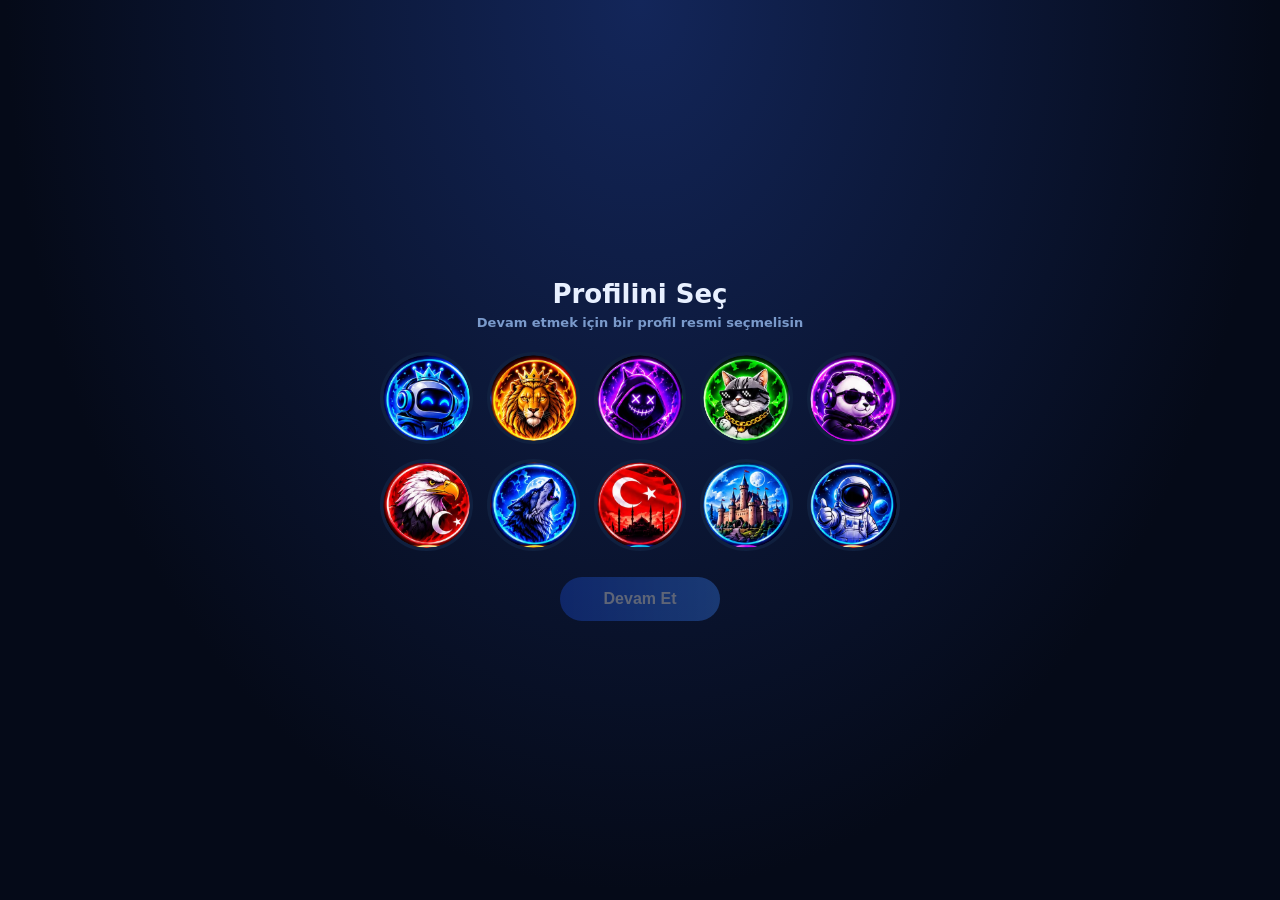
<file: index.html>
<!DOCTYPE html>
<html lang="tr" data-theme="dark">
<head>
<meta charset="UTF-8">
<meta name="viewport" content="width=device-width, initial-scale=1, viewport-fit=cover">
<meta name="color-scheme" content="dark">
<title>GameOn</title>
<script src="https://telegram.org/js/telegram-web-app.js"></script>
<script src="config.js"></script>
<script src="assets/api.js"></script>
<style>
:root{
  --bg-base:#050a18;--bg-panel:#0b1226;--bg-card:#0f1a35;--bg-card2:#111f3a;
  --sidebar-bg:#071020;--accent:#3b82f6;--accent2:#60a5fa;
  --glow:rgba(59,130,246,.35);--glow2:rgba(96,165,250,.15);
  --text:#e8f0ff;--text-muted:#7a9acb;--text-dim:#3d567a;
  --border:rgba(59,130,246,.2);--border2:rgba(255,255,255,.07);
  --gold:#f59e0b;--radius:16px;--radius-sm:10px;--tr:.2s ease;--sidebar-w:210px;color-scheme:dark;
}
*{margin:0;padding:0;box-sizing:border-box;-webkit-tap-highlight-color:transparent}
html,body{height:100%;overflow:hidden;background:var(--bg-base)}
body{font-family:'Nunito',system-ui,sans-serif;color:var(--text);display:flex;flex-direction:column;
  padding-top:env(safe-area-inset-top,0);padding-bottom:env(safe-area-inset-bottom,0)}
#bgfx{position:fixed;inset:0;z-index:-1;pointer-events:none;overflow:hidden;background:radial-gradient(ellipse 80% 60% at 50% 0,rgba(29,78,216,.18),transparent 70%)}
#bgfx i{position:absolute;border-radius:50%;opacity:.5;will-change:transform;
  background:radial-gradient(circle,var(--c) 0,rgba(0,0,0,0) 66%);animation:bgmove var(--t) ease-in-out infinite alternate}
#bgfx i:nth-child(1){--c:#2563eb;--t:14s;width:70vmax;height:70vmax;left:-25vmax;top:-20vmax}
#bgfx i:nth-child(2){--c:#7c3aed;--t:18s;width:60vmax;height:60vmax;right:-22vmax;top:15vh;animation-delay:-5s}
#bgfx i:nth-child(3){--c:#0ea5e9;--t:16s;width:55vmax;height:55vmax;left:5vw;bottom:-28vmax;animation-delay:-9s}
#bgfx i:nth-child(4){--c:#db2777;--t:20s;width:40vmax;height:40vmax;right:5vw;bottom:-14vmax;opacity:.28;animation-delay:-12s}
@keyframes bgmove{0%{transform:translate3d(0,0,0) scale(1)}50%{transform:translate3d(9vmax,6vmax,0) scale(1.12)}100%{transform:translate3d(-7vmax,10vmax,0) scale(.94)}}
body.ingame #bgfx{display:none}
.pts{font-size:12px;font-weight:900;color:var(--gold);margin-left:2px;white-space:nowrap}
/* oyun modu seçimi */
#sheet{position:fixed;inset:0;z-index:500;background:rgba(0,0,0,.6);display:none;align-items:flex-end;justify-content:center}
#sheet.on{display:flex}
.sheet-card{width:100%;max-width:440px;background:#0b1226;border:1px solid var(--border);border-radius:22px 22px 0 0;padding:20px 18px calc(22px + env(safe-area-inset-bottom));
  animation:sheetUp .25s ease both}
@keyframes sheetUp{from{transform:translateY(40px);opacity:0}to{transform:none;opacity:1}}
.sheet-card h3{font-size:18px;font-weight:900;margin-bottom:4px;text-align:center}
.sheet-card .sub{font-size:12px;color:var(--text-muted);text-align:center;margin-bottom:16px;font-weight:700}
.opt{display:flex;align-items:center;gap:14px;width:100%;text-align:left;background:var(--bg-card);border:1px solid var(--border);border-radius:14px;padding:14px;margin-bottom:10px;
  color:var(--text);font:800 15px 'Nunito',system-ui,sans-serif;cursor:pointer}
.opt:active{transform:scale(.98)}.opt .oi{font-size:26px}.opt small{display:block;font-size:11px;color:var(--text-muted);font-weight:700;margin-top:2px}
.opt.primary{background:linear-gradient(90deg,#1d4ed8,#3b82f6);border:0}.opt.primary small{color:#dbeafe}
.sheet-x{display:block;margin:6px auto 0;background:none;border:0;color:var(--text-muted);font:800 13px 'Nunito',system-ui,sans-serif;padding:8px 16px;cursor:pointer}
.kv{background:var(--bg-card);border:1px solid var(--border);border-radius:14px;padding:12px 14px;margin-bottom:10px;display:flex;align-items:center;justify-content:space-between;gap:10px}
.kv small{display:block;font-size:11px;color:var(--text-muted);font-weight:700}
.kv b{font:900 22px ui-monospace,Menlo,Consolas,monospace;letter-spacing:2px;word-break:break-all}
.kv button{background:rgba(59,130,246,.2);border:1px solid var(--border);color:var(--accent2);border-radius:10px;padding:8px 12px;font:800 12px 'Nunito',system-ui,sans-serif;cursor:pointer;flex-shrink:0}

/* TOPBAR */
.topbar{display:flex;align-items:center;gap:12px;padding:10px 16px;background:var(--sidebar-bg);
  border-bottom:1px solid var(--border);position:relative;z-index:50;flex-shrink:0}
.logo{display:flex;align-items:center;gap:9px;text-decoration:none;flex-shrink:0}
.logo img{width:38px;height:38px;border-radius:10px;object-fit:cover;animation:logoPulse 3.2s ease-in-out infinite}
.logo-name{font-size:22px;font-weight:900;background:linear-gradient(90deg,#60a5fa,#a78bfa);
  -webkit-background-clip:text;-webkit-text-fill-color:transparent;background-clip:text;letter-spacing:-.5px}
.search-wrap{flex:1;max-width:420px;position:relative;margin:0 10px}
.search-wrap input{width:100%;background:var(--bg-card);border:1px solid var(--border);border-radius:24px;
  padding:9px 16px 9px 38px;color:var(--text);font:600 13px 'Nunito',sans-serif;outline:none}
.search-wrap input:focus{border-color:var(--accent)}
.search-wrap input::placeholder{color:var(--text-dim)}
.search-icon{position:absolute;left:12px;top:50%;transform:translateY(-50%);font-size:14px;pointer-events:none}
.topbar-right{display:flex;align-items:center;gap:8px;margin-left:auto}
.user-pill{display:flex;align-items:center;gap:8px;background:var(--bg-card);border:1px solid var(--border);
  border-radius:24px;padding:4px 12px 4px 4px}
.user-avatar{width:32px;height:32px;border-radius:50%;object-fit:cover;border:2px solid var(--accent);background:#10203f}
.user-name{font-size:13px;font-weight:800;max-width:110px;white-space:nowrap;overflow:hidden;text-overflow:ellipsis}
.settings-btn{width:36px;height:36px;background:var(--bg-card);border:1px solid var(--border);border-radius:9px;
  display:flex;align-items:center;justify-content:center;cursor:pointer;font-size:17px;position:relative;flex-shrink:0}
.settings-dropdown{position:absolute;top:44px;right:0;width:220px;background:var(--bg-panel);border:1px solid var(--border);
  border-radius:var(--radius);padding:8px;box-shadow:0 20px 50px rgba(0,0,0,.6);display:none;z-index:200}
.settings-dropdown.open{display:block}
.settings-dropdown button{width:100%;text-align:left;background:none;border:0;color:var(--text);font:700 13px 'Nunito',sans-serif;
  padding:10px 12px;border-radius:8px;cursor:pointer}
.settings-dropdown button:hover{background:rgba(59,130,246,.15)}
.hamburger{display:none;flex-direction:column;gap:4px;cursor:pointer;padding:8px;flex-shrink:0;background:none;border:0}
.hamburger span{width:22px;height:2.5px;background:var(--text-muted);border-radius:2px;transition:transform var(--tr),opacity var(--tr)}
.hamburger.active span:nth-child(1){transform:translateY(6.5px) rotate(45deg)}
.hamburger.active span:nth-child(2){opacity:0}
.hamburger.active span:nth-child(3){transform:translateY(-6.5px) rotate(-45deg)}

/* LAYOUT  (stacking context YOK: menü ile karartma katmanı çakışmasın) */
.layout{display:flex;flex:1;min-height:0;overflow:hidden}
.sidebar{width:var(--sidebar-w);flex-shrink:0;background:var(--sidebar-bg);border-right:1px solid var(--border);
  display:flex;flex-direction:column;overflow-y:auto}
.nav-section{flex:1;padding:14px 10px 10px;display:flex;flex-direction:column;gap:3px}
.nav-item{display:flex;align-items:center;gap:11px;padding:11px 13px;border-radius:var(--radius-sm);cursor:pointer;
  color:var(--text-muted);font-size:14px;font-weight:700;text-decoration:none;user-select:none;transition:background var(--tr),color var(--tr)}
.nav-item:hover{background:rgba(59,130,246,.12);color:var(--text)}
.nav-item.active{background:rgba(59,130,246,.2);color:var(--accent2);box-shadow:inset 3px 0 0 var(--accent)}
.nav-icon{font-size:17px;width:22px;text-align:center}
.nav-badge{margin-left:auto;background:var(--accent);color:#fff;font-size:10px;font-weight:800;padding:1px 7px;border-radius:20px}
.ctrl-card{margin:10px;background:rgba(59,130,246,.1);border:1px solid var(--border);border-radius:var(--radius);padding:14px;text-align:center}
.ctrl-label{font-size:11px;font-weight:700;color:var(--text-muted);margin-bottom:10px}
.ctrl-ring{width:52px;height:52px;border-radius:50%;background:conic-gradient(var(--accent) 270deg,rgba(255,255,255,.07) 270deg);display:flex;align-items:center;justify-content:center;margin:0 auto 8px}
.ctrl-inner{width:38px;height:38px;border-radius:50%;background:var(--bg-panel);display:flex;align-items:center;justify-content:center;font-size:10px;font-weight:800;color:var(--accent2)}

.content{flex:1;overflow-y:auto;overflow-x:hidden;padding:18px 18px 30px;display:flex;flex-direction:column;position:relative}
.content::-webkit-scrollbar{width:4px}.content::-webkit-scrollbar-thumb{background:var(--border);border-radius:4px}
.page{display:none}.page.active{display:block}
#page-frame.active{display:flex;flex:1;min-height:0;margin:-18px -18px -30px}
#page-frame iframe{flex:1;width:100%;border:0;background:var(--bg-base)}
.sec-hdr{display:flex;align-items:center;justify-content:space-between;margin-bottom:14px}
.sec-title{font-size:18px;font-weight:800}
.sec-link{font-size:12px;color:var(--accent2);cursor:pointer;font-weight:700}

/* HERO (ana ekran animasyonu) */
.hero{position:relative;overflow:hidden;border-radius:22px;padding:22px;margin-bottom:22px;min-height:150px;
  display:flex;align-items:center;gap:16px;border:1px solid var(--border);
  background:linear-gradient(120deg,#0e1c40,#101a3a 55%,#1a1448)}
.hero .blob{position:absolute;border-radius:50%;pointer-events:none;
  background:radial-gradient(circle,var(--c) 0,transparent 68%);opacity:.55;animation:drift 9s ease-in-out infinite alternate}
.blob.b1{--c:#2563eb;width:260px;height:260px;left:-60px;top:-90px}
.blob.b2{--c:#7c3aed;width:240px;height:240px;right:-50px;bottom:-110px;animation-delay:-3s}
.blob.b3{--c:#0ea5e9;width:160px;height:160px;left:45%;top:-70px;animation-delay:-6s}
.float{position:absolute;font-size:26px;opacity:.75;pointer-events:none;animation:floaty var(--d,6s) ease-in-out infinite;animation-delay:var(--dl,0s)}
.hero-av{position:relative;width:76px;height:76px;border-radius:50%;object-fit:cover;border:3px solid var(--accent2);
  box-shadow:0 0 0 0 var(--glow);animation:ring 2.4s ease-out infinite;flex-shrink:0;background:#10203f}
.hero-text{position:relative}
.hero-text h1{font-size:24px;font-weight:900;line-height:1.15;animation:fadeUp .6s both}
.hero-text p{font-size:13px;color:var(--text-muted);margin-top:6px;font-weight:700;animation:fadeUp .6s .12s both}
.hero-text .wave{display:inline-block;transform-origin:70% 70%;animation:wave 2.2s ease-in-out infinite}

/* GAMES */
.games-grid{display:grid;grid-template-columns:repeat(4,1fr);gap:14px}
.game-card{background:var(--bg-card);border:1px solid var(--border2);border-radius:var(--radius);padding:14px 12px 12px;
  display:flex;flex-direction:column;align-items:center;position:relative;overflow:hidden;cursor:pointer;
  opacity:0;animation:fadeUp .5s calc(var(--i,0)*70ms) both;transition:transform var(--tr),box-shadow var(--tr),border-color var(--tr)}
.game-card:hover{transform:translateY(-4px);border-color:var(--border);box-shadow:0 12px 30px var(--glow2)}
.game-card:active{transform:scale(.97)}
.game-card.coming{cursor:default}.game-card.coming:hover{transform:none;box-shadow:none}
.game-badge{position:absolute;top:9px;left:9px;background:rgba(59,130,246,.25);border:1px solid rgba(59,130,246,.4);
  color:var(--accent2);font-size:9px;font-weight:800;padding:2px 8px;border-radius:20px}
.game-badge.soon{background:rgba(239,68,68,.2);border-color:rgba(239,68,68,.4);color:#f87171}
.game-img{width:84px;height:84px;object-fit:contain;margin:8px 0 7px;filter:drop-shadow(0 4px 8px rgba(0,0,0,.5))}
.coming .game-img{animation:none;opacity:.7}
.gstat{display:flex;gap:12px;font-size:11px;font-weight:800;color:var(--text-muted);margin:2px 0 5px}.gstat span{display:flex;align-items:center;gap:4px}
.game-name{font-size:13px;font-weight:800;text-align:center;margin-bottom:2px}
.game-genre{font-size:10px;color:var(--text-muted);margin-bottom:9px;text-align:center}
.game-btn{width:100%;padding:8px 0;border-radius:20px;border:none;font:800 11px 'Nunito',sans-serif;cursor:pointer;color:#fff;position:relative;overflow:hidden}
.game-btn::after{content:'';position:absolute;top:0;left:-60%;width:40%;height:100%;background:linear-gradient(90deg,transparent,rgba(255,255,255,.35),transparent);transform:skewX(-20deg);animation:shine 3.5s 2 both}
.game-btn.disabled{background:linear-gradient(90deg,#374151,#6b7280)!important;cursor:default}.game-btn.disabled::after{display:none}

@keyframes fadeUp{from{opacity:0;transform:translateY(16px)}to{opacity:1;transform:none}}
@keyframes bob{50%{transform:translateY(-5px)}}
@keyframes shine{0%,60%{left:-60%}100%{left:130%}}
@keyframes drift{to{transform:translate(40px,24px) scale(1.15)}}
@keyframes floaty{0%,100%{transform:translateY(0) rotate(-8deg)}50%{transform:translateY(-14px) rotate(8deg)}}
@keyframes ring{0%{box-shadow:0 0 0 0 rgba(96,165,250,.55)}100%{box-shadow:0 0 0 18px rgba(96,165,250,0)}}
@keyframes wave{0%,60%,100%{transform:rotate(0)}10%,30%{transform:rotate(16deg)}20%,40%{transform:rotate(-8deg)}50%{transform:rotate(10deg)}}
@keyframes logoPulse{50%{transform:scale(1.08) rotate(-3deg)}}
@media (prefers-reduced-motion:reduce){*{animation:none!important;transition:none!important}.game-card{opacity:1}}

/* PROFİL SEÇİMİ */
#profileGate{position:fixed;inset:0;z-index:1000;background:radial-gradient(ellipse at 50% 0,#13265a,#050a18 70%);display:none;
  flex-direction:column;align-items:center;justify-content:center;padding:24px 18px;overflow-y:auto;
  padding-top:max(24px,env(safe-area-inset-top));padding-bottom:max(24px,env(safe-area-inset-bottom))}
#profileGate.on{display:flex}
#profileGate h2{font-size:26px;font-weight:900;margin-bottom:6px;text-align:center}
#profileGate p{font-size:13px;color:var(--text-muted);margin-bottom:22px;text-align:center;font-weight:700}
.pgrid{display:grid;grid-template-columns:repeat(5,1fr);gap:14px;max-width:520px;width:100%}
.pitem{aspect-ratio:1;border-radius:50%;padding:0;border:3px solid transparent;background:#10203f;cursor:pointer;overflow:hidden;
  transition:transform var(--tr),border-color var(--tr),box-shadow var(--tr)}
.pitem img{width:100%;height:100%;object-fit:cover;display:block;border-radius:50%}
.pitem:active{transform:scale(.92)}
.pitem.sel{border-color:#60a5fa;transform:scale(1.1);box-shadow:0 0 0 4px rgba(96,165,250,.3),0 0 24px var(--glow)}
#pgo{margin-top:26px;padding:13px 44px;border:0;border-radius:30px;font:900 16px 'Nunito',sans-serif;color:#fff;
  background:linear-gradient(90deg,#1d4ed8,#3b82f6);cursor:pointer;transition:opacity var(--tr),transform var(--tr)}
#pgo:disabled{opacity:.35;cursor:not-allowed}
#pgo:not(:disabled):active{transform:scale(.96)}

/* TAM EKRAN OYUN */
#gamewrap{position:fixed;inset:0;z-index:400;background:#000;display:none}
#gamewrap.on{display:block}
#gamewrap iframe{position:absolute;inset:0;width:100%;height:100%;border:0;background:#000}
body.ingame .topbar,body.ingame .layout{visibility:hidden}
#exitBtn,#lockPill{position:absolute;left:max(8px,env(safe-area-inset-left));top:max(8px,env(safe-area-inset-top));z-index:5;
  height:32px;border-radius:16px;align-items:center;font:800 12px 'Nunito',sans-serif;color:#fff;display:none}
#exitBtn{padding:0 14px;border:1px solid rgba(255,255,255,.25);background:rgba(8,14,30,.78);cursor:pointer;gap:6px}
#lockPill{padding:0 12px;background:rgba(8,14,30,.55);opacity:.85;pointer-events:none;gap:6px;animation:pillOut .4s 3s forwards}
@keyframes pillOut{to{opacity:0}}
#banGate{position:fixed;inset:0;z-index:3000;background:#050a18;display:none;flex-direction:column;align-items:center;justify-content:center;gap:12px;text-align:center;padding:30px}
#banGate.on{display:flex}#banGate h2{font-size:24px;font-weight:900;color:#f87171}#banGate p{font-size:14px;color:var(--text-muted);line-height:1.6;max-width:320px}
#maint{position:fixed;inset:0;z-index:3500;display:none;background:#050a18}#maint.on{display:block}#maint iframe{width:100%;height:100%;border:0}
#toast{position:fixed;left:50%;bottom:calc(30px + env(safe-area-inset-bottom));transform:translate(-50%,20px);z-index:2000;
  background:#0b1226;border:1px solid var(--border);color:var(--text);font:800 13px 'Nunito',sans-serif;padding:10px 18px;border-radius:22px;
  opacity:0;pointer-events:none;transition:opacity .25s,transform .25s;max-width:90vw;text-align:center}
#toast.on{opacity:1;transform:translate(-50%,0)}

.overlay{display:none;position:fixed;inset:0;background:rgba(0,0,0,.55);z-index:299}
.overlay.active{display:block}

@media(max-width:1024px){.games-grid{grid-template-columns:repeat(3,1fr)}}
@media(max-width:767px){
  .hamburger{display:flex}
  .sidebar{position:fixed;top:0;left:0;bottom:0;z-index:300;width:230px;transform:translateX(-100%);
    transition:transform .25s ease;box-shadow:4px 0 30px rgba(0,0,0,.6);padding-top:env(safe-area-inset-top)}
  .sidebar.open{transform:none}
  .search-wrap{display:none}
  .games-grid{grid-template-columns:repeat(2,1fr);gap:10px}
  .content{padding:14px 12px 24px}
  #page-frame.active{margin:-14px -12px -24px}
  .hero{padding:16px;min-height:130px}.hero-av{width:62px;height:62px}.hero-text h1{font-size:19px}
  .pgrid{grid-template-columns:repeat(3,1fr);max-width:340px}
}
:root{--i-bot:url([data-uri]);--i-locked:url([data-uri]);--i-unlocked:url([data-uri]);--i-home:url([data-uri]);--i-friends:url([data-uri]);--i-notif:url([data-uri]);--i-info:url([data-uri]);--i-door:url([data-uri]);--i-games:url([data-uri]);--i-star:url([data-uri]);--i-rank:url([data-uri]);}
.ic{display:inline-block;width:22px;height:22px;flex:none;vertical-align:-5px;background:center/contain no-repeat}
.ic-home{background-image:var(--i-home)}.ic-friends{background-image:var(--i-friends)}.ic-notif{background-image:var(--i-notif)}.ic-info{background-image:var(--i-info)}.ic-door{background-image:var(--i-door)}.ic-games{background-image:var(--i-games)}.ic-star{background-image:var(--i-star)}.ic-rank{background-image:var(--i-rank)}.ic-bot{background-image:var(--i-bot)}.ic-locked{background-image:var(--i-locked)}.ic-unlocked{background-image:var(--i-unlocked)}
.nav-icon .ic{width:22px;height:22px;vertical-align:middle}.opt .oi .ic{width:34px;height:34px;vertical-align:middle}.pts .ic{width:15px;height:15px;vertical-align:-3px}.sec-title .ic{width:24px;height:24px;vertical-align:-5px}
.infobox{display:grid;gap:12px;max-width:760px}.infobox section{background:var(--bg-card);border:1px solid var(--border2);border-radius:var(--radius);padding:14px 16px}.infobox h3{font-size:15px;margin-bottom:8px;display:flex;align-items:center;gap:8px}.infobox p,.infobox li{font-size:13px;line-height:1.65;color:#cfe0ff}.infobox ul{padding-left:18px}.infobox table{width:100%;border-collapse:collapse;font-size:13px}.infobox td{padding:4px 6px;border-bottom:1px solid #ffffff10}.infobox td:last-child{text-align:right;color:var(--gold);font-weight:800}
</style>

<style>
/* --- DİŞİ TİLKİ PET + MAVİ BULANIK ARKAPLAN --- */
#blueBlur{position:fixed;inset:0;z-index:-2;pointer-events:none;overflow:hidden}
#blueBlur i{position:absolute;left:10vw;top:10vh;width:60vmax;height:60vmax;border-radius:50%;
 background:radial-gradient(circle,rgba(37,99,235,.5) 0,rgba(14,116,233,.14) 45%,transparent 70%);
 transition:transform 9s ease-in-out;will-change:transform}
body.ingame #foxPet,body.ingame #blueBlur{display:none!important}
#foxPet{position:fixed;right:14px;bottom:calc(16px + env(safe-area-inset-bottom));z-index:900;
 width:84px;text-align:center;cursor:pointer;user-select:none;-webkit-user-select:none;transition:transform .35s}
#foxPet .foxBody{font-size:54px;line-height:1;display:inline-block;transform-origin:50% 100%;
 animation:foxBreath 3s ease-in-out infinite;filter:drop-shadow(0 6px 12px rgba(0,0,0,.55))}
@keyframes foxBreath{0%,100%{transform:scale(1)}50%{transform:scale(1.06)}}
#foxBubble{position:absolute;right:78px;bottom:58px;min-width:190px;max-width:255px;
 background:var(--bg-card,#0f1a35);border:1px solid var(--border,rgba(59,130,246,.4));border-radius:14px;
 padding:10px 12px;font:700 12px 'Nunito',system-ui,sans-serif;color:var(--text,#e8f0ff);
 box-shadow:0 10px 30px rgba(0,0,0,.55);opacity:0;transform:translateY(10px) scale(.9);transition:all .3s;
 pointer-events:none;text-align:left}
#foxBubble.on{opacity:1;transform:none}
#foxBubble:after{content:'';position:absolute;right:-7px;bottom:16px;border:7px solid transparent;
 border-left-color:var(--border,rgba(59,130,246,.4));border-right:0}
#foxPet.cilve .foxBody{animation:foxCilve 1s ease-in-out infinite}
@keyframes foxCilve{0%,100%{transform:rotate(-8deg) scale(1.06)}25%{transform:rotate(8deg) scale(1.16)}
 50%{transform:rotate(-10deg) scale(1.06)}75%{transform:rotate(6deg) scale(1.2)}}
.foxHeart{position:absolute;pointer-events:none;animation:heartFloat 1.6s ease-out forwards}
@keyframes heartFloat{0%{opacity:0;transform:translateY(0) scale(.4)}20%{opacity:1}100%{opacity:0;transform:translateY(-75px) scale(1.25)}}
body.foxzoom{overflow:hidden}
body.foxzoom .layout,body.foxzoom .topbar,body.foxzoom .wrap{
 transform:scale(1.55);transform-origin:88% 92%;transition:transform 1.4s cubic-bezier(.4,0,.2,1)}
body.foxzoom #foxPet{transform:scale(1.55);transition:transform 1.4s cubic-bezier(.4,0,.2,1)}
body.foxzoom #foxBubble{transform:scale(.7)}
</style>

</head>
<body>

<div id="bgfx"><i></i><i></i><i></i><i></i></div>
<div class="overlay" id="overlay"></div>

<header class="topbar">
  <button class="hamburger" id="hamburger" aria-label="Menü"><span></span><span></span><span></span></button>
  <a class="logo" href="#" data-go="dashboard">
    <img src="assets/logo.webp" alt="GameOn">
    <span class="logo-name">GameOn</span>
  </a>
  <div class="search-wrap"><span class="search-icon">🔍</span><input type="text" id="search" placeholder="Oyun ara..."></div>
  <div class="topbar-right">
    <div class="user-pill"><img class="user-avatar" id="uAv" alt=""><span class="user-name" id="uName">Oyuncu</span><span class="pts" id="uPts"><i class="ic ic-star"></i> 0</span></div>
    <div class="settings-btn" id="settingsBtn"><svg viewBox="0 0 24 24" width="20" height="20" fill="none" stroke="#9fb4d8" stroke-width="2" stroke-linecap="round"><circle cx="12" cy="12" r="3.2"/><path d="M12 2v3M12 19v3M2 12h3M19 12h3M4.9 4.9l2.1 2.1M17 17l2.1 2.1M4.9 19.1L7 17M17 7l2.1-2.1"/></svg>
      <div class="settings-dropdown" id="settingsDrop"><button id="changeProfile">Profil resmini değiştir</button>
        <button id="tgSound">Ses: Açık</button>
        <button id="tgHaptic">Titreşim: Açık</button>
        <button id="tgDiag">Bağlantı durumu</button></div>
    </div>
  </div>
</header>

<div class="layout">
  <nav class="sidebar" id="sidebar">
    <div class="nav-section">
      <a class="nav-item active" data-go="dashboard"><span class="nav-icon"><i class="ic ic-home"></i></span> Ana Sayfa</a>
      <a class="nav-item" data-go="oyunlar"><span class="nav-icon"><i class="ic ic-games"></i></span> Oyunlar</a>
      <a class="nav-item" data-go="odalar"><span class="nav-icon"><i class="ic ic-door"></i></span> Odalar</a>
      <a class="nav-item" data-go="siralama"><span class="nav-icon"><i class="ic ic-rank"></i></span> Sıralama</a>
      <a class="nav-item" data-go="arkadaslar"><span class="nav-icon"><i class="ic ic-friends"></i></span> Arkadaşlar<span class="nav-badge">3</span></a>
      <a class="nav-item" data-go="bildirimler"><span class="nav-icon"><i class="ic ic-notif"></i></span> Bildirimler<span class="nav-badge" id="nbBadge" style="display:none">0</span></a>
      <a class="nav-item" data-go="bilgi"><span class="nav-icon"><i class="ic ic-info"></i></span> Bilgilendirme</a>
    </div>
    <div class="ctrl-card">
      <div class="ctrl-label">Kontrolcü</div>
      <div class="ctrl-ring"><div class="ctrl-inner">75%</div></div>
      <div style="font-size:11px;color:var(--text-dim)">⬆ Yükselt</div>
    </div>
  </nav>

  <main class="content" id="content">
    <div class="page active" id="page-dashboard">
      <section class="hero">
        <i class="blob b1"></i><i class="blob b2"></i><i class="blob b3"></i>
        <span class="float" style="left:48%;top:14%;--d:5s">🎲</span>
        <span class="float" style="left:62%;top:58%;--d:6.5s;--dl:-1s">♟️</span>
        <span class="float" style="left:78%;top:18%;--d:7s;--dl:-2s">🃏</span>
        <span class="float" style="left:88%;top:60%;--d:5.5s;--dl:-3s">🎯</span>
        <span class="float" style="left:36%;top:68%;--d:6s;--dl:-4s">⚓</span>
        <img class="hero-av" id="heroAv" alt="">
        <div class="hero-text">
          <h1>Merhaba, <span id="heroName">Oyuncu</span> <span class="wave">👋</span></h1>
          <p>Bugün hangi oyunu oynamak istersin?</p>
        </div>
      </section>
      <div class="sec-hdr"><h2 class="sec-title">🎮 Popüler Oyunlar</h2><span class="sec-link" data-go="oyunlar">Tümünü gör →</span></div>
      <div class="games-grid" id="gridHome"></div>
    </div>

    <div class="page" id="page-oyunlar">
      <div class="sec-hdr"><h2 class="sec-title">🕹️ Tüm Oyunlar</h2></div>
      <div class="games-grid" id="gridAll"></div>
    </div>

    <div class="page" id="page-odalar">
      <div class="sec-hdr"><h2 class="sec-title"><i class="ic ic-door"></i> Odalar</h2></div>
      <div class="rfilters"><select id="rfGame"><option value="">Tüm oyunlar</option></select>
        <select id="rfLock"><option value="">Şifreli + Şifresiz</option><option value="0">Şifresiz</option><option value="1">Şifreli</option></select>
        <input id="rfCode" placeholder="Oda kodu" maxlength="6" autocapitalize="characters"><button id="rfGo">🔍 Ara</button></div>
      <div id="roomList"></div>
    </div>
    <div class="page" id="page-bilgi">
      <div class="sec-hdr"><h2 class="sec-title"><i class="ic ic-info"></i> Bilgilendirme</h2></div>
      <div class="infobox">
        <section><h3><i class="ic ic-games"></i> Nasıl oynanır?</h3><ul><li>Bir oyunun kartında <b>Oyna</b>’ya bas.</li><li><b>Botlarla Oyna</b>: puan kazanılmaz, istediğin zaman denersin.</li><li><b>Oda Kur</b>: şifreli ya da şifresiz oda aç. Diğer oyuncular <b>Odalar</b> sayfasından veya oda koduyla girer. Oda dolunca herkes “Hazır mısın”a basar ve oyun başlar.</li></ul></section>
        <section><h3><i class="ic ic-star"></i> Puanlar (oda oyunlarında)</h3><table><tr><td>101 Okey</td><td>5 · 3 · 3 · 1</td></tr><tr><td>Batak</td><td>4 · 2 · 2 · 1</td></tr><tr><td>Ludo</td><td>4 · 2 · 2 · 1</td></tr><tr><td>UNO</td><td>2 kişi 3·1 · 3 kişi 4·2·1 · 4 kişi 4·2·2·1</td></tr><tr><td>Tavla</td><td>4 · 2</td></tr><tr><td>Dama · Dört Dörtlük</td><td>3 · 1</td></tr><tr><td>Amiral Battı · Mangala</td><td>2 · 0</td></tr></table></section>
        <section><h3><i class="ic ic-rank"></i> Puan kuralları</h3><ul><li>Çok kısa süren oyunlarda puan verilmez.</li><li>Günlük en çok 60 puan alınır; aynı oyuncu grubuyla günde en çok 3 oyundan puan alınır.</li><li>Oyundan çıkan ya da 90 saniye dönmeyen hükmen yenilir.</li><li>Sıra sende ve 20 saniye oynamazsan bot sana mesaj atar.</li></ul></section>
        <section><h3><i class="ic ic-notif"></i> Sohbet</h3><p>UNO ve Batak’ta kartının üstünde sohbet balonu çıkar. Hızlı çıkartmalar ve emoji kullanabilirsin; her mesajdan sonra 5 saniye beklemelisin.</p></section>
      </div>
    </div>
    <div class="page" id="page-frame"><iframe id="pageFrame" title="Sayfa"></iframe></div>
  </main>
</div>

<!-- Oyun: tam ekran. Oyun sürerken çıkış yok, bitince "Ana Ekran" düğmesi açılır -->
<div id="gamewrap">
  <button id="exitBtn">✕ Ana Ekran</button>
  <div id="lockPill">Oyun sürüyor</div>
  <iframe id="gameFrame" title="Oyun" allow="autoplay; fullscreen"></iframe>
</div>

<!-- İlk giriş: profil seçimi -->
<div id="profileGate">
  <h2>Profilini Seç</h2>
  <p>Devam etmek için bir profil resmi seçmelisin</p>
  <div class="pgrid" id="pgrid"></div>
  <button id="pgo" disabled>Devam Et</button>
</div>
<div id="sheet"><div class="sheet-card" id="sheetCard"></div></div>
<div id="banGate"><div style="font-size:64px">🚫</div><h2>Hesabın banlandı</h2><p>Bu uygulamayı kullanman yönetici tarafından engellendi.<br>Bir hata olduğunu düşünüyorsan yöneticiyle iletişime geç.</p></div>
<div id="maint"><iframe title="Bakım"></iframe></div>
<div id="toast"></div>

<script>
const $=s=>document.querySelector(s);
const TG=window.Telegram&&Telegram.WebApp;
try{TG&&(TG.ready(),TG.expand(),TG.disableVerticalSwipes&&TG.disableVerticalSwipes(),TG.setHeaderColor&&TG.setHeaderColor('#071020'),TG.setBackgroundColor&&TG.setBackgroundColor('#050a18'))}catch(e){}

/* ---------- veri ---------- */
const GAMES=[
 {id:'dama',name:'Dama',genre:'Strateji',badge:'Yeni',src:'games/dama.html',c:'#1d4ed8,#3b82f6'},
 {id:'mangala',name:'Mangala',genre:'Zeka Oyunu',badge:'Top',src:'games/mangala.html',c:'#15803d,#22c55e'},
 {id:'ludo',name:'Ludo',genre:'Klasik',badge:'Hot',src:'games/ludo.html',c:'#6d28d9,#8b5cf6'},
 {id:'okey',name:'Okey',genre:'101 Okey',badge:'Hot',src:'games/okey.html',c:'#c2410c,#f97316'},
 {id:'amiral',name:'Amiral Battı',genre:'Strateji',badge:'Yeni',src:'games/amiral.html',c:'#0369a1,#0ea5e9'},
 {id:'dortdortluk',name:'Dört Dörtlük',genre:'Zeka',badge:'Yeni',src:'games/dortdortluk.html',c:'#be123c,#f43f5e'},
 {id:'tavla',name:'Tavla',genre:'Klasik',badge:'Yeni',src:'games/tavla.html',c:'#92400e,#d97706'},
 {id:'batak',name:'Batak',genre:'Kart Oyunu',badge:'Yeni',src:'games/batak.html',c:'#1d4ed8,#d4a017'},
 {id:'uno',name:'UNO',genre:'Kart Oyunu',badge:'Yeni',src:'games/uno.html',c:'#be185d,#ec4899'}
];
const I_PLAY='<svg viewBox="0 0 24 24" width="14" height="14" fill="none" stroke="#60a5fa" stroke-width="2" stroke-linecap="round" stroke-linejoin="round"><path d="M6 9h12a4 4 0 0 1 4 4v2a3 3 0 0 1-5.2 2L15 15H9l-1.8 2A3 3 0 0 1 2 15v-2a4 4 0 0 1 4-4z"/><path d="M8 11v3M6.5 12.5h3"/><circle cx="16" cy="12" r=".7"/><circle cx="18" cy="14" r=".7"/></svg>',I_USER='<svg viewBox="0 0 24 24" width="14" height="14" fill="none" stroke="#34d399" stroke-width="2" stroke-linecap="round" stroke-linejoin="round"><circle cx="12" cy="12" r="9"/><path d="M10 8.5l6 3.5-6 3.5z" fill="#34d399"/></svg>';
const PAGES={siralama:'Siralama.html',arkadaslar:'Arkadaslar.html',bildirimler:'Bildirimler.html'};
const store={get(k){try{return localStorage.getItem(k)}catch(e){return null}},set(k,v){try{localStorage.setItem(k,v)}catch(e){}}};

/* ---------- kartlar ---------- */
function cardHTML(g,i){
  const img=`<img class="game-img" src="assets/${g.id}.webp" alt="${g.name}" loading="lazy" decoding="async">`;
  return g.soon
   ?`<div class="game-card coming" style="--i:${i}"><span class="game-badge soon">Yakında</span>${img}<div class="game-name">${g.name}</div><div class="game-genre">${g.genre}</div><button class="game-btn disabled">Yakında</button></div>`
   :`<div class="game-card" data-game="${g.id}" style="--i:${i}"><span class="game-badge">${g.badge}</span>${img}<div class="gstat" data-g="${g.id}"><span title="Bugün oynanma">${I_PLAY}<b>0</b></span><span title="Bugün oynayan">${I_USER}<b>0</b></span></div><div class="game-name">${g.name}</div><div class="game-genre">${g.genre}</div><button class="game-btn" style="background:linear-gradient(90deg,${g.c})">Oyna</button></div>`;
}
$('#gridHome').innerHTML=GAMES.map(cardHTML).join('');
$('#gridAll').innerHTML=GAMES.map(cardHTML).join('');
document.addEventListener('click',e=>{
  const c=e.target.closest('[data-game]');
  if(c){chooseMode(GAMES.find(g=>g.id===c.dataset.game));return}
  const n=e.target.closest('[data-go]');
  if(n){e.preventDefault();showPage(n.dataset.go)}
});
$('#search').addEventListener('input',e=>{
  const q=e.target.value.trim().toLocaleLowerCase('tr');
  document.querySelectorAll('.game-card').forEach(c=>{
    c.style.display=c.querySelector('.game-name').textContent.toLocaleLowerCase('tr').includes(q)?'':'none'});
});

/* ---------- sayfalar ---------- */
function showPage(id){
  document.querySelectorAll('.page').forEach(p=>p.classList.remove('active'));
  document.querySelectorAll('.nav-item').forEach(n=>n.classList.toggle('active',n.dataset.go===id));
  if(PAGES[id]){
    const f=$('#pageFrame');if(f.dataset.p!==id){f.src=PAGES[id];f.dataset.p=id}
    $('#page-frame').classList.add('active');
  }else $('#page-'+id).classList.add('active');
  if(id==='bildirimler'){if(window.__annMax)store.set('gameon.seenAnn',String(window.__annMax));$('#nbBadge').style.display='none'}
  closeSidebar();$('#content').scrollTop=0;
}
function toggleSidebar(){$('#sidebar').classList.toggle('open');$('#hamburger').classList.toggle('active');$('#overlay').classList.toggle('active')}
function closeSidebar(){$('#sidebar').classList.remove('open');$('#hamburger').classList.remove('active');$('#overlay').classList.remove('active')}
$('#hamburger').onclick=toggleSidebar;$('#overlay').onclick=closeSidebar;
$('#settingsBtn').addEventListener('click',e=>{e.stopPropagation();$('#settingsDrop').classList.toggle('open')});
document.addEventListener('click',()=>$('#settingsDrop').classList.remove('open'));

/* ---------- profil ---------- */
const ICONS=Array.from({length:10},(_,i)=>'profil'+(i+1));
let chosen=null;
$('#pgrid').innerHTML=ICONS.map(n=>`<button class="pitem" data-p="${n}" aria-label="${n}"><img src="profil/${n}.webp" alt="" decoding="async"></button>`).join('');
$('#pgrid').addEventListener('click',e=>{
  const b=e.target.closest('.pitem');if(!b)return;
  chosen=b.dataset.p;document.querySelectorAll('.pitem').forEach(x=>x.classList.toggle('sel',x===b));$('#pgo').disabled=false;
});
$('#pgo').onclick=()=>{if(!chosen)return;store.set('gameon.profile',chosen);applyProfile();$('#profileGate').classList.remove('on')};
$('#changeProfile').onclick=()=>openGate();
function openGate(){chosen=store.get('gameon.profile');
  document.querySelectorAll('.pitem').forEach(x=>x.classList.toggle('sel',x.dataset.p===chosen));
  $('#pgo').disabled=!chosen;$('#profileGate').classList.add('on')}
function tgName(){try{const u=TG&&TG.initDataUnsafe&&TG.initDataUnsafe.user;if(!u)return null;return u.username?'@'+u.username:'ID '+u.id}catch(e){return null}}
const getPts=()=>parseInt(store.get('gameon.points')||'0',10)||0;
function applyProfile(){
  const p=store.get('gameon.profile')||chosen||'profil1',name=tgName()||store.get('gameon.name')||'Oyuncu';
  $('#uAv').src=$('#heroAv').src='profil/'+p+'.webp';
  $('#uName').textContent=$('#heroName').textContent=name;store.set('gameon.name',name);$('#uPts').innerHTML='<i class="ic ic-star"></i> '+getPts();
}
applyProfile();
if(!store.get('gameon.profile'))openGate();



/* ---------- sunucu: ban kontrolü + duyuru rozeti ---------- */
function showBan(){$('#banGate').classList.add('on');if(gameOpen){gameOpen=false;locked=false;gf.src='about:blank';gw.classList.remove('on');document.body.classList.remove('ingame');syncUI()}}
async function checkServer(){
  if(!window.GameOnAPI||!GameOnAPI.enabled)return;
  try{
    const a=await GameOnAPI.auth();
    if(a&&a.banned){showBan();return}
    const r=await GameOnAPI.announcements();
    if(r&&r.banned){showBan();return}
    if(r&&r.items){
      const seen=parseInt(store.get('gameon.seenAnn')||'0',10)||0;
      const n=r.items.filter(x=>x.id>seen).length,b=$('#nbBadge');
      b.textContent=n;b.style.display=n&&!$('.nav-item[data-go=bildirimler]').classList.contains('active')?'':'none';
      window.__annMax=r.items.reduce((m,x)=>Math.max(m,x.id),0);
    }
  }catch(e){/* sunucuya ulaşılamadı: kullanıcıyı kilitleme */}
}
checkServer();setInterval(checkServer,180000);
document.addEventListener('visibilitychange',()=>{if(!document.hidden)checkServer()});

/* ---------- oyun modu: Botlarla Oyna / Oda Kur ---------- */
const sheet=$('#sheet'),card=$('#sheetCard');
const rnd=n=>{const a=new Uint32Array(1);(window.crypto||{getRandomValues:x=>{x[0]=Math.random()*4294967295}}).getRandomValues(a);return a[0]%n};
const pick=(set,n)=>Array.from({length:n},()=>set[rnd(set.length)]).join('');
const ALNUM='ABCDEFGHJKLMNPQRSTUVWXYZ23456789',LONG=ALNUM+'abcdefghijkmnpqrstuvwxyz';
function closeSheet(){sheet.classList.remove('on')}
sheet.addEventListener('click',e=>{if(e.target===sheet)closeSheet()});
function chooseMode(g){
  if(!g)return;
  card.innerHTML=`<h3>${g.name}</h3><div class="sub">Nasıl oynamak istersin?</div>
   <button class="opt" data-a="bot"><span class="oi"><i class="ic ic-bot"></i></span><span>Botlarla Oyna<small>Puan kazanılmaz</small></span></button>
   <button class="opt primary" data-a="room"><span class="oi"><i class="ic ic-door"></i></span><span>Oda Kur<small>Oyun sonunda 1-5 puan kazan</small></span></button>
   <button class="sheet-x" data-a="close">Vazgeç</button>`;
  sheet.classList.add('on');
  card.onclick=e=>{const b=e.target.closest('[data-a]');if(!b)return;const a=b.dataset.a;
    if(a==='bot'){closeSheet();openGame(g,'bot')}else if(a==='room')roomType(g);else closeSheet()};
}
function roomType(g){
  card.innerHTML=`<h3>Oda Kur</h3><div class="sub">Odan nasıl olsun?</div>
   <button class="opt" data-a="open"><span class="oi"><i class="ic ic-unlocked"></i></span><span>Şifresiz<small>Oda koduyla herkes katılabilir</small></span></button>
   <button class="opt" data-a="locked"><span class="oi"><i class="ic ic-locked"></i></span><span>Şifreli<small>Şifreyi sistem rastgele verir</small></span></button>
   <button class="sheet-x" data-a="back">← Geri</button>`;
  card.onclick=e=>{const b=e.target.closest('[data-a]');if(!b)return;const a=b.dataset.a;
    if(a==='open')roomReady(g,null);else if(a==='locked')pwLen(g);else chooseMode(g)};
}
function pwLen(g){
  card.innerHTML=`<h3>Şifre uzunluğu</h3><div class="sub">Şifre rastgele oluşturulacak</div>
   <button class="opt" data-a="short"><span class="oi"><i class="ic ic-locked"></i></span><span>Kısa şifre<small>4 haneli sayı</small></span></button>
   <button class="opt" data-a="long"><span class="oi"><i class="ic ic-locked"></i></span><span>Uzun şifre<small>10 karakter (harf + rakam)</small></span></button>
   <button class="sheet-x" data-a="back">← Geri</button>`;
  card.onclick=e=>{const b=e.target.closest('[data-a]');if(!b)return;const a=b.dataset.a;
    if(a==='short')roomReady(g,pick('0123456789',4));else if(a==='long')roomReady(g,pick(LONG,10));else roomType(g)};
}
function roomReady(g,pw){
  const code=pick(ALNUM,6);
  card.innerHTML=`<h3>Odan hazır</h3><div class="sub">${pw?'Kodu ve şifreyi arkadaşlarınla paylaş':'Kodu arkadaşlarınla paylaş'}</div>
   <div class="kv"><div><small>Oda kodu</small><b>${code}</b></div><button data-c="${code}">Kopyala</button></div>
   ${pw?`<div class="kv"><div><small>Şifre</small><b>${pw}</b></div><button data-c="${pw}">Kopyala</button></div>`:''}
   <button class="opt primary" data-a="go" style="margin-top:6px"><span class="oi"><i class="ic ic-games"></i></span><span>Odayı Başlat</span></button>
   <button class="sheet-x" data-a="back">← Geri</button>`;
  card.onclick=e=>{
    const c=e.target.closest('[data-c]');if(c){try{navigator.clipboard.writeText(c.dataset.c);toast('Kopyalandı')}catch(x){toast(c.dataset.c)}return}
    const b=e.target.closest('[data-a]');if(!b)return;
    if(b.dataset.a==='go'){closeSheet();openGame(g,'room',code)}else roomType(g)};
}
/* oda oyunu bitince 1-5 puan (botlu oyunda puan yok) */
function finishGame(){
  if(curMode!=='room')return toast('Botlarla oynanan oyunda puan verilmez');
  const p=1+rnd(5);store.set('gameon.points',String(getPts()+p));$('#uPts').innerHTML='<i class="ic ic-star"></i> '+getPts();
  toast('🎉 +'+p+' puan kazandın!');
}

/* ---------- oyun: tam ekran + çıkış kilidi ---------- */
let gameOpen=false,locked=false,pushed=false,curMode='bot';
const gw=$('#gamewrap'),gf=$('#gameFrame');
function toast(m){const t=$('#toast');t.textContent=m;t.classList.add('on');clearTimeout(toast.t);toast.t=setTimeout(()=>t.classList.remove('on'),1800)}
function openGame(g,mode,room){
  if(!g)return;
  curMode=mode||'bot';
  gameOpen=true;locked=false;closeSidebar();
  document.body.classList.add('ingame');gw.classList.add('on');
  gf.src=g.src+'?mode='+curMode+(room?'&room='+encodeURIComponent(room):'');syncUI();
  try{history.pushState({g:1},'');pushed=true}catch(e){pushed=false}
}
function setLock(v){locked=v;syncUI()}
function syncUI(){
  $('#exitBtn').style.display=gameOpen&&!locked?'flex':'none';
  const lp=$('#lockPill');lp.style.display=gameOpen&&locked?'flex':'none';
  if(gameOpen&&locked){lp.style.animation='none';void lp.offsetWidth;lp.style.animation=''}
  try{if(TG){locked?TG.enableClosingConfirmation():TG.disableClosingConfirmation();
    if(TG.BackButton){gameOpen&&!locked?TG.BackButton.show():TG.BackButton.hide()}}}catch(e){}
}
function exitGame(){
  if(!gameOpen||locked)return toast('Oyun bitene kadar çıkamazsın');
  gameOpen=false;locked=false;gf.src='about:blank';gw.classList.remove('on');document.body.classList.remove('ingame');syncUI();
  if(pushed){pushed=false;try{history.back()}catch(e){}}
}
$('#exitBtn').onclick=exitGame;
addEventListener('message',e=>{
  if(e.source!==gf.contentWindow)return;
  const t=e.data&&e.data.gameon;
  if(t==='start')setLock(true);
  else if(t==='end'){const was=locked;setLock(false);if(was)finishGame()}
});
addEventListener('popstate',()=>{
  if(!gameOpen)return;
  if(locked){try{history.pushState({g:1},'')}catch(e){}toast('Oyun bitene kadar çıkamazsın')}
  else{pushed=false;exitGame()}
});
try{TG&&TG.BackButton&&TG.BackButton.onClick(()=>{locked?toast('Oyun bitene kadar çıkamazsın'):exitGame()})}catch(e){}
</script>

<script>
/* --- DİŞİ TİLKİ PET: bildirim söyleme + AFK cilve (günde 1 kez) + mavi bulanık arkaplan --- */
(function(){
 var today=new Date().toISOString().slice(0,10);
 var KEY='gameon.fox.cilve.'+today;

 /* mavi bulanık hareketli arkaplan */
 var bb=document.createElement('div');bb.id='blueBlur';bb.innerHTML='<i></i>';
 document.body.insertBefore(bb,document.body.firstChild);
 var bi=bb.firstChild;
 function moveBlue(){
  var x=(Math.random()*70-35),y=(Math.random()*70-35),s=.7+Math.random()*1;
  bi.style.transform='translate('+x+'vw,'+y+'vh) scale('+s+')';
 }
 moveBlue();setInterval(moveBlue,8000);

 /* tilki pet */
 var fox=document.createElement('div');fox.id='foxPet';
 fox.innerHTML='<div id="foxBubble"></div><div class="foxBody">🦊</div>';
 document.body.appendChild(fox);
 var bEl=fox.querySelector('#foxBubble');

 /* konuşma balonu: en çok oynanan / arkadaşlık isteği / oyun daveti */
 var MSG=[
  ['🎮','En çok oynanan oyun: Dama 🔥 Hemen dene!'],
  ['👥','Arkadaşlık isteği: Zeynep A. seni eklemek istiyor!'],
  ['🎲','Oyun daveti: Mert sana Mangala oynamak için davet gönderdi!'],
  ['🏆','Sıralamada 1. sıraya yükseldin, tebrikler!'],
  ['🦊','Bugün hangi oyunu oynayalım, yakışıklı? 💕']
 ];
 var mi=0,bt;
 function showMsg(){
  bEl.textContent=MSG[mi][0]+' '+MSG[mi][1];
  bEl.classList.add('on');
  mi=(mi+1)%MSG.length;
  clearTimeout(bt);
  bt=setTimeout(function(){bEl.classList.remove('on')},4200);
 }
 setTimeout(showMsg,1500);
 setInterval(showMsg,6500);
 fox.onclick=showMsg;

 /* AFK takibi + günde 1 kez cilve */
 var lastActive=Date.now(),cilving=false,cilveTimer,heartTimer;
 function poke(){lastActive=Date.now();if(cilving)stopCilve();}
 ['pointerdown','touchstart','keydown','wheel'].forEach(function(ev){
  document.addEventListener(ev,poke,{passive:true});
 });

 function hearts(){
  var icons=['💕','💖','💗'];
  for(var i=0;i<3;i++){
   (function(ic){
    var h=document.createElement('span');h.className='foxHeart';h.textContent=ic;
    h.style.right=(Math.random()*55)+'px';
    h.style.bottom=(55+Math.random()*35)+'px';
    h.style.fontSize=(13+Math.random()*8)+'px';
    fox.appendChild(h);
    setTimeout(function(){h.remove()},1700);
   })(icons[i]);
  }
 }

 function startCilve(){
  cilving=true;
  try{localStorage.setItem(KEY,'1')}catch(e){}
  document.body.classList.add('foxzoom');      /* ekran tilkiye doğru zomlar */
  setTimeout(function(){
   fox.classList.add('cilve');                 /* tilki cilve yapar */
   hearts();
  },900);
  heartTimer=setInterval(hearts,700);
  cilveTimer=setTimeout(function(){stopCilve();},12000); /* en fazla 12 sn */
 }

 function stopCilve(){
  cilving=false;
  clearTimeout(cilveTimer);clearInterval(heartTimer);
  document.body.classList.remove('foxzoom');
  fox.classList.remove('cilve');
  fox.querySelectorAll('.foxHeart').forEach(function(h){h.remove()});
 }

 var AFK=45000; /* 45 sn hareketsizlik */
 setInterval(function(){
  if(cilving)return;
  var used=false;
  try{used=!!localStorage.getItem(KEY)}catch(e){}
  if(used)return;                                /* bugün zaten yapıldı */
  if(Date.now()-lastActive>AFK)startCilve();
 },5000);
})();
</script>

<script src="assets/online.js"></script>
</body>
</html>
</file>
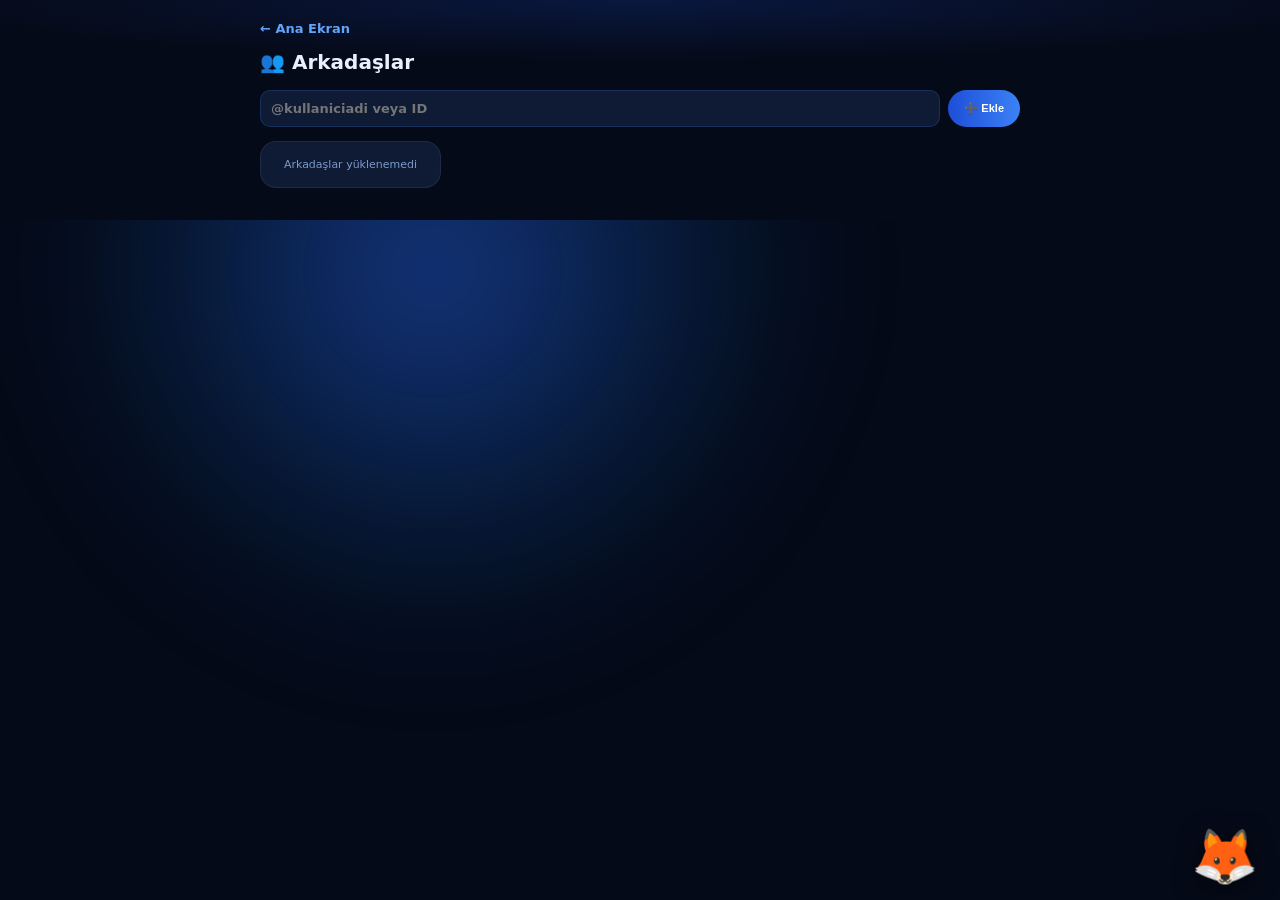
<file: Arkadaslar.html>
<!DOCTYPE html>
<html lang="tr" data-theme="dark"><head><meta charset="UTF-8">
<meta name="viewport" content="width=device-width, initial-scale=1, viewport-fit=cover"><meta name="color-scheme" content="dark">
<title>Arkadaşlar</title>
<link rel="stylesheet" href="assets/app.css">
<script src="config.js"></script><script src="assets/api.js"></script>
<style>.grid{display:grid;grid-template-columns:repeat(auto-fill,minmax(150px,1fr));gap:12px}.card{background:var(--bg-card);border:1px solid var(--border2);border-radius:var(--radius);padding:16px;display:flex;flex-direction:column;align-items:center;gap:8px;text-align:center}.fa{position:relative;width:54px;height:54px}.nm{font-size:14px;font-weight:800}.st{font-size:11px;color:var(--text-muted)}</style>
<style>
/* --- DİŞİ TİLKİ PET + MAVİ BULANIK ARKAPLAN --- */
#blueBlur{position:fixed;inset:0;z-index:-2;pointer-events:none;overflow:hidden}
#blueBlur i{position:absolute;left:10vw;top:10vh;width:60vmax;height:60vmax;border-radius:50%;
 background:radial-gradient(circle,rgba(37,99,235,.5) 0,rgba(14,116,233,.14) 45%,transparent 70%);
 filter:blur(55px);transition:transform 9s ease-in-out;will-change:transform}
#foxPet{position:fixed;right:14px;bottom:calc(16px + env(safe-area-inset-bottom));z-index:900;
 width:84px;text-align:center;cursor:pointer;user-select:none;-webkit-user-select:none;transition:transform .35s}
#foxPet .foxBody{font-size:54px;line-height:1;display:inline-block;transform-origin:50% 100%;
 animation:foxBreath 3s ease-in-out infinite;filter:drop-shadow(0 6px 12px rgba(0,0,0,.55))}
@keyframes foxBreath{0%,100%{transform:scale(1)}50%{transform:scale(1.06)}}
#foxBubble{position:absolute;right:78px;bottom:58px;min-width:190px;max-width:255px;
 background:var(--bg-card,#0f1a35);border:1px solid var(--border,rgba(59,130,246,.4));border-radius:14px;
 padding:10px 12px;font:700 12px 'Nunito',system-ui,sans-serif;color:var(--text,#e8f0ff);
 box-shadow:0 10px 30px rgba(0,0,0,.55);opacity:0;transform:translateY(10px) scale(.9);transition:all .3s;
 pointer-events:none;text-align:left}
#foxBubble.on{opacity:1;transform:none}
#foxBubble:after{content:'';position:absolute;right:-7px;bottom:16px;border:7px solid transparent;
 border-left-color:var(--border,rgba(59,130,246,.4));border-right:0}
#foxPet.cilve .foxBody{animation:foxCilve 1s ease-in-out infinite}
@keyframes foxCilve{0%,100%{transform:rotate(-8deg) scale(1.06)}25%{transform:rotate(8deg) scale(1.16)}
 50%{transform:rotate(-10deg) scale(1.06)}75%{transform:rotate(6deg) scale(1.2)}}
.foxHeart{position:absolute;pointer-events:none;animation:heartFloat 1.6s ease-out forwards}
@keyframes heartFloat{0%{opacity:0;transform:translateY(0) scale(.4)}20%{opacity:1}100%{opacity:0;transform:translateY(-75px) scale(1.25)}}
body.foxzoom{overflow:hidden}
body.foxzoom .layout,body.foxzoom .topbar,body.foxzoom .wrap{
 transform:scale(1.55);transform-origin:88% 92%;transition:transform 1.4s cubic-bezier(.4,0,.2,1)}
body.foxzoom #foxPet{transform:scale(1.55);transition:transform 1.4s cubic-bezier(.4,0,.2,1)}
body.foxzoom #foxBubble{transform:scale(.7)}
</style>

</head><body>
<div class="wrap"><a class="back" href="index.html">← Ana Ekran</a>
<h1>👥 Arkadaşlar</h1>
<div style="display:flex;gap:8px;margin-bottom:14px"><input id="q" placeholder="@kullaniciadi veya ID" style="flex:1;min-width:0;background:var(--bg-card);border:1px solid var(--border);color:var(--text);border-radius:10px;padding:10px;font:700 13px system-ui"><button class="btn" id="add" style="padding:0 16px">➕ Ekle</button></div>
<div class="grid" id="g"></div>
</div>
<script>if(window.parent===window)document.body.classList.add("standalone");
function prof(){try{return localStorage.getItem("gameon.profile")||"profil1"}catch(e){return "profil1"}}
function pname(){try{return localStorage.getItem("gameon.name")||"Sen"}catch(e){return "Sen"}}

function esc(t){return String(t).replace(/[&<>"]/g,function(c){return{"&":"&amp;","<":"&lt;",">":"&gt;",'"':"&quot;"}[c]})}
var G=document.getElementById('g'),API=window.GameOnAPI;
var D={friends:[],incoming:[],outgoing:[]};
function card(x,btns){var n=x.username?'@'+x.username:(x.first_name||'Oyuncu');return '<div class="card rise"><div class="fa"><img class="av" width="54" height="54" src="profil/'+(x.avatar||'profil1')+'.webp" alt=""></div><div class="nm">'+esc(n)+'</div><div class="st">⭐ '+x.points+'</div>'+btns+'</div>'}
function draw(r){D=r||D;var h='';
  D.incoming.forEach(function(x){h+=card(x,'<button class="btn" data-a="'+x.id+'">✅ Kabul</button><button class="btn gray" data-r="'+x.id+'">❌ Reddet</button>')});
  D.friends.forEach(function(x){h+=card(x,'<button class="btn" data-m="'+x.id+'">💬 Mesaj</button><button class="btn gray" data-d="'+x.id+'">Çıkar</button>')});
  D.outgoing.forEach(function(x){h+=card(x,'<div class="st">⏳ İstek bekliyor</div>')});
  G.innerHTML=h||'<div class="card"><div class="st">Henüz arkadaşın yok. Kullanıcı adı veya ID ile istek gönder.</div></div>'}
function load(){(API&&API.enabled?API.req('GET','/api/friends'):Promise.reject()).then(draw).catch(function(){G.innerHTML='<div class="card"><div class="st">Arkadaşlar yüklenemedi</div></div>'})}
document.getElementById('add').onclick=function(){var q=document.getElementById('q').value.trim();if(!q||!API)return;API.req('POST','/api/friends',{query:q}).then(function(r){if(r&&r.ok){document.getElementById('q').value='';draw(r);alert('İstek gönderildi. Karşı taraf kabul edince arkadaş olursunuz.')}else alert('Kullanıcı bulunamadı (bota /start vermiş olmalı)')})};
G.onclick=function(e){var t=e.target.dataset,id;
  if(t.m)API.req('POST','/api/friends/'+t.m+'/msg',{}).then(function(r){alert(r&&r.ok?'Bot sana sohbet bağlantısını DM olarak gönderdi.':'Mesaj gönderilemedi (önce bota /start ver)')});
  else if(t.d)API.req('DELETE','/api/friends/'+t.d).then(draw);
  else if(t.a)API.req('POST','/api/friends/'+t.a+'/accept',{}).then(draw);
  else if(t.r)API.req('POST','/api/friends/'+t.r+'/decline',{}).then(draw)};
load();
</script>
<script>
/* --- DİŞİ TİLKİ PET: bildirim söyleme + AFK cilve (günde 1 kez) + mavi bulanık arkaplan --- */
(function(){
 if(window.parent!==window)return;
 var today=new Date().toISOString().slice(0,10);
 var KEY='gameon.fox.cilve.'+today;

 /* mavi bulanık hareketli arkaplan */
 var bb=document.createElement('div');bb.id='blueBlur';bb.innerHTML='<i></i>';
 document.body.insertBefore(bb,document.body.firstChild);
 var bi=bb.firstChild;
 function moveBlue(){
  var x=(Math.random()*70-35),y=(Math.random()*70-35),s=.7+Math.random()*1;
  bi.style.transform='translate('+x+'vw,'+y+'vh) scale('+s+')';
 }
 moveBlue();setInterval(moveBlue,8000);

 /* tilki pet */
 var fox=document.createElement('div');fox.id='foxPet';
 fox.innerHTML='<div id="foxBubble"></div><div class="foxBody">🦊</div>';
 document.body.appendChild(fox);
 var bEl=fox.querySelector('#foxBubble');

 /* konuşma balonu: en çok oynanan / arkadaşlık isteği / oyun daveti */
 var MSG=[
  ['🎮','En çok oynanan oyun: Dama 🔥 Hemen dene!'],
  ['👥','Arkadaşlık isteği: Zeynep A. seni eklemek istiyor!'],
  ['🎲','Oyun daveti: Mert sana Mangala oynamak için davet gönderdi!'],
  ['🏆','Sıralamada 1. sıraya yükseldin, tebrikler!'],
  ['🦊','Bugün hangi oyunu oynayalım, yakışıklı? 💕']
 ];
 var mi=0,bt;
 function showMsg(){
  bEl.textContent=MSG[mi][0]+' '+MSG[mi][1];
  bEl.classList.add('on');
  mi=(mi+1)%MSG.length;
  clearTimeout(bt);
  bt=setTimeout(function(){bEl.classList.remove('on')},4200);
 }
 setTimeout(showMsg,1500);
 setInterval(showMsg,6500);
 fox.onclick=showMsg;

 /* AFK takibi + günde 1 kez cilve */
 var lastActive=Date.now(),cilving=false,cilveTimer,heartTimer;
 function poke(){lastActive=Date.now();if(cilving)stopCilve();}
 ['pointerdown','touchstart','keydown','wheel'].forEach(function(ev){
  document.addEventListener(ev,poke,{passive:true});
 });

 function hearts(){
  var icons=['💕','💖','💗'];
  for(var i=0;i<3;i++){
   (function(ic){
    var h=document.createElement('span');h.className='foxHeart';h.textContent=ic;
    h.style.right=(Math.random()*55)+'px';
    h.style.bottom=(55+Math.random()*35)+'px';
    h.style.fontSize=(13+Math.random()*8)+'px';
    fox.appendChild(h);
    setTimeout(function(){h.remove()},1700);
   })(icons[i]);
  }
 }

 function startCilve(){
  cilving=true;
  try{localStorage.setItem(KEY,'1')}catch(e){}
  document.body.classList.add('foxzoom');      /* ekran tilkiye doğru zomlar */
  setTimeout(function(){
   fox.classList.add('cilve');                 /* tilki cilve yapar */
   hearts();
  },900);
  heartTimer=setInterval(hearts,700);
  cilveTimer=setTimeout(function(){stopCilve();},12000); /* en fazla 12 sn */
 }

 function stopCilve(){
  cilving=false;
  clearTimeout(cilveTimer);clearInterval(heartTimer);
  document.body.classList.remove('foxzoom');
  fox.classList.remove('cilve');
  fox.querySelectorAll('.foxHeart').forEach(function(h){h.remove()});
 }

 var AFK=45000; /* 45 sn hareketsizlik */
 setInterval(function(){
  if(cilving)return;
  var used=false;
  try{used=!!localStorage.getItem(KEY)}catch(e){}
  if(used)return;                                /* bugün zaten yapıldı */
  if(Date.now()-lastActive>AFK)startCilve();
 },5000);
})();
</script>

</body></html>
</file>
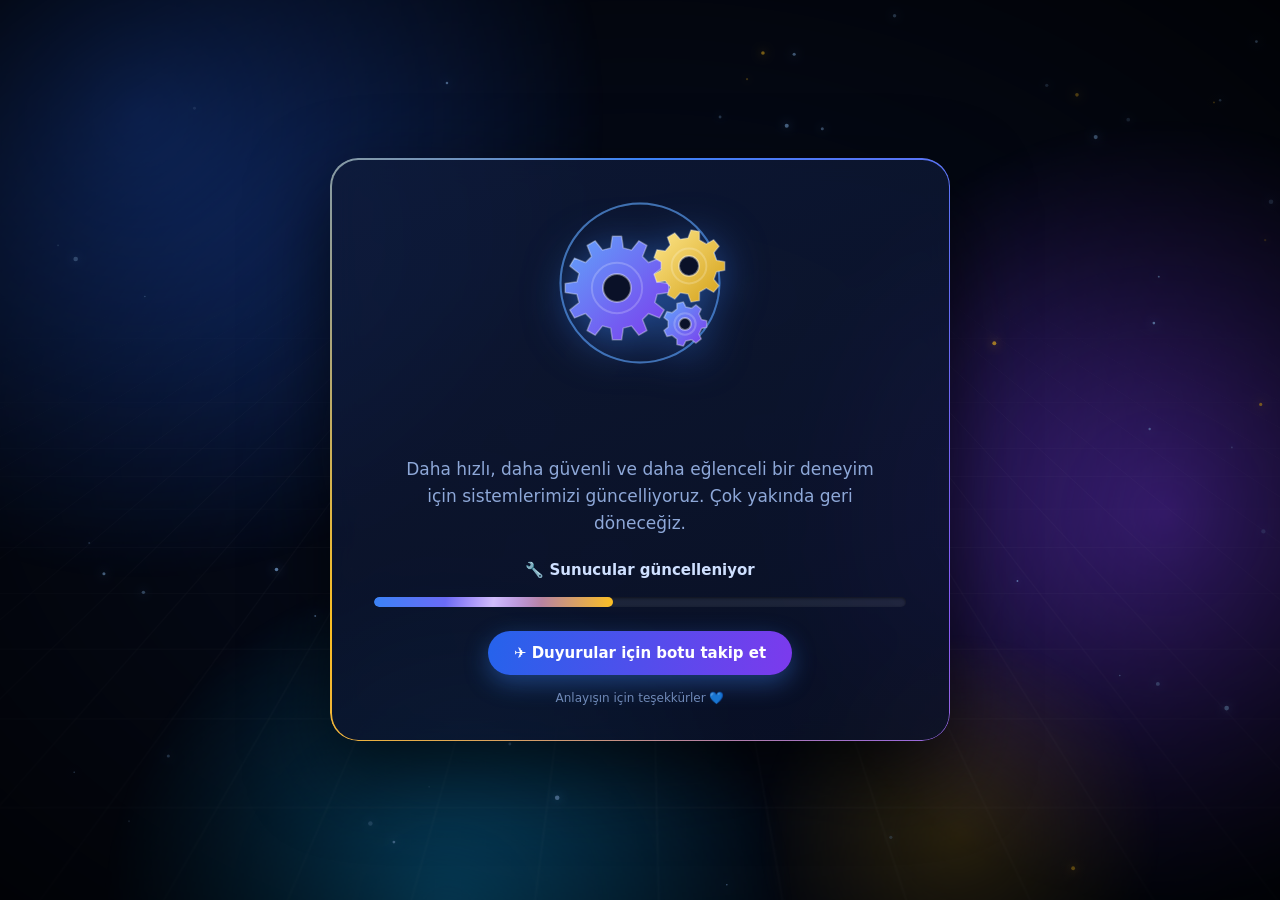
<file: bakim.html>
<!DOCTYPE html>
<html lang="tr">
<head>
<meta charset="utf-8">
<meta name="viewport" content="width=device-width, initial-scale=1, viewport-fit=cover">
<meta name="color-scheme" content="dark">
<meta name="theme-color" content="#050a18">
<title>Bakımdayız</title>
<style>
@property --ang{syntax:'<angle>';initial-value:0deg;inherits:false}
:root{--bg:#050a18;--blue:#3b82f6;--violet:#8b5cf6;--gold:#fbbf24;--ink:#eaf1ff;--mut:#8ea8d8;--px:0;--py:0}
*{box-sizing:border-box;margin:0;padding:0}
html,body{height:100%}
body{min-height:100dvh;display:grid;place-items:center;overflow:hidden;background:var(--bg);color:var(--ink);
  font-family:system-ui,-apple-system,"Segoe UI",Roboto,Helvetica,Arial,sans-serif;padding:max(18px,env(safe-area-inset-top)) 18px max(18px,env(safe-area-inset-bottom))}

/* ---------- arka plan ---------- */
.bg{position:fixed;inset:0;z-index:0;overflow:hidden}
.blob{position:absolute;border-radius:50%;opacity:.55;will-change:transform;
  background:radial-gradient(circle,var(--c) 0,rgba(0,0,0,0) 66%);animation:drift var(--t) ease-in-out infinite alternate;
  translate:calc(var(--px)*var(--k)*1px) calc(var(--py)*var(--k)*1px)}
.blob:nth-child(1){--c:#2563eb;--t:16s;--k:-28;width:78vmax;height:78vmax;left:-28vmax;top:-30vmax}
.blob:nth-child(2){--c:#7c3aed;--t:21s;--k:22;width:66vmax;height:66vmax;right:-24vmax;top:10vh;animation-delay:-6s}
.blob:nth-child(3){--c:#0ea5e9;--t:18s;--k:-16;width:58vmax;height:58vmax;left:6vw;bottom:-30vmax;animation-delay:-10s}
.blob:nth-child(4){--c:#d4a017;--t:24s;--k:30;width:34vmax;height:34vmax;right:8vw;bottom:-12vmax;opacity:.3;animation-delay:-14s}
@keyframes drift{0%{transform:translate3d(0,0,0) scale(1)}50%{transform:translate3d(8vmax,5vmax,0) scale(1.12)}100%{transform:translate3d(-6vmax,9vmax,0) scale(.94)}}
.grid{position:absolute;inset:-50%;background-image:linear-gradient(#ffffff12 1px,transparent 1px),linear-gradient(90deg,#ffffff12 1px,transparent 1px);
  background-size:56px 56px;transform:perspective(700px) rotateX(62deg) translateY(0);animation:gridmove 7s linear infinite;
  -webkit-mask-image:radial-gradient(ellipse at 50% 55%,#000 0,transparent 62%);mask-image:radial-gradient(ellipse at 50% 55%,#000 0,transparent 62%);opacity:.5}
@keyframes gridmove{to{background-position:0 56px}}
canvas{position:absolute;inset:0;width:100%;height:100%}
.vig{position:absolute;inset:0;background:radial-gradient(ellipse at 50% 50%,transparent 35%,#000b 100%)}

/* ---------- kart ---------- */
.card{position:relative;z-index:2;width:min(92vw,620px);padding:clamp(26px,5vw,48px) clamp(20px,5vw,44px) clamp(24px,4vw,36px);text-align:center;border-radius:28px;
  background:linear-gradient(160deg,#0f1b3acc,#0a1128cc);backdrop-filter:blur(14px);-webkit-backdrop-filter:blur(14px);
  box-shadow:0 30px 80px #000a,inset 0 1px 0 #ffffff22;animation:rise .9s cubic-bezier(.2,.8,.2,1) both;
  transform:perspective(900px) rotateX(calc(var(--py)*-1.2deg)) rotateY(calc(var(--px)*1.4deg));transition:transform .15s ease-out}
.card::before{content:"";position:absolute;inset:0;border-radius:inherit;padding:1.5px;pointer-events:none;
  background:conic-gradient(from var(--ang),#3b82f6,#8b5cf6,#fbbf24,#3b82f6);animation:spin 6s linear infinite;
  -webkit-mask:linear-gradient(#000 0 0) content-box,linear-gradient(#000 0 0);-webkit-mask-composite:xor;mask-composite:exclude}
@keyframes spin{to{--ang:360deg}}
@keyframes rise{from{opacity:0;translate:0 40px;scale:.96}}

/* ---------- dişliler ---------- */
.gears{position:relative;width:min(58vw,230px);margin:0 auto 6px;aspect-ratio:230/150}
.gears svg{width:100%;height:100%;overflow:visible;filter:drop-shadow(0 8px 22px #3b82f688)}
.g{transform-box:fill-box;transform-origin:center}
#g1{animation:cw 9s linear infinite}#g2{animation:ccw 6.2s linear infinite}#g3{animation:cw 4.6s linear infinite}
@keyframes cw{to{transform:rotate(360deg)}}@keyframes ccw{to{transform:rotate(-360deg)}}
.pulse{position:absolute;left:50%;top:50%;width:70%;aspect-ratio:1;translate:-50% -50%;border-radius:50%;border:2px solid #60a5fa66;animation:ping 2.8s ease-out infinite;pointer-events:none}
.pulse:nth-child(2){animation-delay:1.4s}
@keyframes ping{from{scale:.5;opacity:.9}to{scale:1.5;opacity:0}}

/* ---------- yazılar ---------- */
h1{font-size:clamp(40px,10.5vw,76px);line-height:1.05;font-weight:900;letter-spacing:-1.5px;margin:6px 0 4px;
  background:linear-gradient(100deg,#60a5fa 0%,#c4b5fd 35%,#fde68a 55%,#60a5fa 100%);background-size:250% 100%;
  -webkit-background-clip:text;background-clip:text;color:transparent;-webkit-text-fill-color:transparent;animation:shine 5s linear infinite;
  filter:drop-shadow(0 4px 24px #3b82f655)}
h1 span{display:inline-block;animation:pop .7s cubic-bezier(.2,1.4,.4,1) both;animation-delay:calc(var(--i)*70ms + .3s)}
@keyframes shine{to{background-position:-250% 0}}
@keyframes pop{from{opacity:0;transform:translateY(34px) rotate(-8deg) scale(.6)}}
p.sub{max-width:44ch;margin:10px auto 0;font-size:clamp(14px,3.6vw,17px);line-height:1.6;color:var(--mut);animation:fade 1s .9s both}
@keyframes fade{from{opacity:0;translate:0 12px}}
.status{height:26px;margin:20px 0 14px;position:relative;font-weight:700;font-size:clamp(13px,3.4vw,15px);color:#cfe0ff}
.status b{position:absolute;inset:0;display:flex;align-items:center;justify-content:center;gap:8px;opacity:0;transform:translateY(10px);transition:.5s}
.status b.on{opacity:1;transform:none}

/* ---------- ilerleme ---------- */
.bar{height:10px;border-radius:99px;background:#ffffff14;overflow:hidden;position:relative;box-shadow:inset 0 1px 3px #0008}
.bar i{position:absolute;inset:0;width:45%;border-radius:inherit;background:linear-gradient(90deg,#3b82f6,#8b5cf6,#fbbf24);animation:slide 2.2s ease-in-out infinite}
.bar i::after{content:"";position:absolute;inset:0;background:linear-gradient(100deg,transparent 30%,#fff9 50%,transparent 70%);animation:glint 1.6s linear infinite}
@keyframes slide{0%{left:-45%}100%{left:100%}}@keyframes glint{from{translate:-100% 0}to{translate:100% 0}}

/* ---------- geri sayım ---------- */
.eta{display:none;margin-top:18px}
.eta.on{display:block}
.eta small{display:block;color:var(--mut);font-size:12px;letter-spacing:2px;text-transform:uppercase;margin-bottom:8px}
.time{display:flex;justify-content:center;gap:10px}
.time div{min-width:64px;padding:10px 6px;border-radius:14px;background:#ffffff0d;border:1px solid #ffffff1c}
.time b{display:block;font-size:clamp(22px,6vw,30px);font-variant-numeric:tabular-nums;color:var(--gold)}
.time span{font-size:11px;color:var(--mut)}

/* ---------- düğme ---------- */
.btn{display:inline-flex;align-items:center;gap:8px;margin-top:24px;padding:13px 26px;border-radius:99px;text-decoration:none;font-weight:800;font-size:15px;color:#fff;
  background:linear-gradient(100deg,#2563eb,#7c3aed);box-shadow:0 8px 24px #3b82f666;transition:transform .2s,box-shadow .2s;animation:fade 1s 1.2s both}
.btn:hover{transform:translateY(-3px) scale(1.03);box-shadow:0 14px 34px #7c3aed88}
.btn:active{transform:scale(.97)}
.foot{margin-top:16px;font-size:12px;color:#6f89b8;animation:fade 1s 1.4s both}

@media (max-width:420px){.time{gap:6px}.time div{min-width:56px}}
@media (prefers-reduced-motion:reduce){*,*::before,*::after{animation-duration:.001s!important;animation-iteration-count:1!important;transition:none!important}.grid{display:none}}
</style>
</head>
<body>
<div class="bg"><i class="blob"></i><i class="blob"></i><i class="blob"></i><i class="blob"></i><div class="grid"></div><canvas id="p"></canvas><div class="vig"></div></div>

<main class="card" id="card">
  <div class="gears" aria-hidden="true">
    <i class="pulse"></i><i class="pulse"></i>
    <svg viewBox="0 0 230 150">
      <defs><linearGradient id="gr" x1="0" y1="0" x2="1" y2="1"><stop offset="0" stop-color="#60a5fa"/><stop offset="1" stop-color="#7c3aed"/></linearGradient>
      <linearGradient id="gd" x1="0" y1="0" x2="1" y2="1"><stop offset="0" stop-color="#fde68a"/><stop offset="1" stop-color="#d4a017"/></linearGradient></defs>
      <g id="g1" class="g"></g><g id="g2" class="g"></g><g id="g3" class="g"></g>
    </svg>
  </div>

  <h1 id="title" aria-label="Bakımdayız">Bakımdayız</h1>
  <p class="sub">Daha hızlı, daha güvenli ve daha eğlenceli bir deneyim için sistemlerimizi güncelliyoruz. Çok yakında geri döneceğiz.</p>

  <div class="status" id="status" role="status" aria-live="polite"></div>
  <div class="bar" aria-hidden="true"><i></i></div>

  <div class="eta" id="eta">
    <small>Tahmini dönüş</small>
    <div class="time"><div><b id="h">00</b><span>saat</span></div><div><b id="m">00</b><span>dakika</span></div><div><b id="s">00</b><span>saniye</span></div></div>
  </div>

  <a class="btn" id="tg" href="#" target="_blank" rel="noopener">✈️ Duyurular için botu takip et</a>
  <div class="foot">Anlayışın için teşekkürler 💙</div>
</main>

<script src="config.js"></script>
<script>
/* ===== AYARLAR (burayı kendine göre düzenle) ===== */
const CONFIG = {
  END_TIME: null,                     // örn. "2026-11-25T18:00:00+03:00"  (null = geri sayım gösterilmez)
  TELEGRAM: "https://t.me/GameonTR_bot",   // bot bağlantın (boş bırakırsan düğme gizlenir)
  CHECK_URL: "",                      // örn. "https://sunucum.com/health" → yanıt gelince sayfa kendiliğinden yenilenir
  MESSAGES: ["🔧 Sunucular güncelleniyor", "🎮 Oyunlar test ediliyor", "✨ Yeni özellikler hazırlanıyor", "🛡️ Güvenlik kontrolleri yapılıyor"]
};

/* ===== harf harf başlık ===== */
const t = document.getElementById('title');
t.innerHTML = [...t.textContent].map((c, i) => `<span style="--i:${i}" aria-hidden="true">${c}</span>`).join('');

/* ===== dişliler (SVG, kodla çizilir) ===== */
function gear(id, cx, cy, r, teeth, fill, hole) {
  const inner = r * .78, step = Math.PI * 2 / teeth; let d = '';
  for (let i = 0; i < teeth; i++) {
    const a = i * step, p = (ang, rad) => [(cx + Math.cos(ang) * rad).toFixed(1), (cy + Math.sin(ang) * rad).toFixed(1)];
    const pts = [p(a - step * .30, inner), p(a - step * .17, r), p(a + step * .17, r), p(a + step * .30, inner)];
    d += (i ? 'L' : 'M') + pts.map(q => q.join(',')).join('L');
  }
  document.getElementById(id).innerHTML =
    `<path d="${d}Z" fill="${fill}" stroke="#ffffff55" stroke-width="1.5" stroke-linejoin="round"/>
     <circle cx="${cx}" cy="${cy}" r="${inner * .62}" fill="none" stroke="#ffffff33" stroke-width="2"/>
     <circle cx="${cx}" cy="${cy}" r="${hole}" fill="#0a1128" stroke="#ffffff66" stroke-width="2"/>`;
}
gear('g1', 92, 82, 52, 12, 'url(#gr)', 14);
gear('g2', 164, 60, 36, 9, 'url(#gd)', 10);
gear('g3', 160, 118, 22, 7, 'url(#gr)', 6);

/* ===== durum mesajları ===== */
const st = document.getElementById('status');
st.innerHTML = CONFIG.MESSAGES.map(m => `<b>${m}</b>`).join('');
let k = 0; const items = st.children;
(function tick() { [...items].forEach((e, i) => e.classList.toggle('on', i === k)); k = (k + 1) % items.length; setTimeout(tick, 2600); })();

/* ===== geri sayım ===== */
if (CONFIG.END_TIME) {
  const end = new Date(CONFIG.END_TIME).getTime(), eta = document.getElementById('eta'), z = n => String(n).padStart(2, '0');
  (function cd() {
    const left = Math.max(0, end - Date.now());
    if (!isNaN(end)) eta.classList.add('on');
    h.textContent = z(Math.floor(left / 36e5)); m.textContent = z(Math.floor(left % 36e5 / 6e4)); s.textContent = z(Math.floor(left % 6e4 / 1e3));
    if (left > 0) setTimeout(cd, 500);
  })();
}

/* ===== telegram düğmesi ===== */
const tg = document.getElementById('tg');
CONFIG.TELEGRAM ? tg.href = CONFIG.TELEGRAM : tg.style.display = 'none';

/* ===== bakım bitince kendiliğinden yenile (sunucu /api/status) ===== */
const API=((window.GAMEON_CONFIG||{}).API_URL||'').replace(/\/+$/,'');
if (API) setInterval(() => fetch(API + '/api/status', { cache: 'no-store' }).then(r => r.json()).then(j => { if (j && j.maintenance === false) (parent !== window ? parent : window).location.reload(); }).catch(() => {}), 15000);
tg.addEventListener('click', e => { const T = (window.parent && window.parent.Telegram) || window.Telegram; if (T && T.WebApp && T.WebApp.openTelegramLink && CONFIG.TELEGRAM) { e.preventDefault(); T.WebApp.openTelegramLink(CONFIG.TELEGRAM); } });

/* ===== fare / dokunma ile hafif derinlik ===== */
const root = document.documentElement.style;
addEventListener('pointermove', e => { root.setProperty('--px', (e.clientX / innerWidth - .5) * 2); root.setProperty('--py', (e.clientY / innerHeight - .5) * 2); }, { passive: true });
addEventListener('pointerleave', () => { root.setProperty('--px', 0); root.setProperty('--py', 0); });

/* ===== parçacıklar ===== */
const cv = document.getElementById('p'), cx = cv.getContext('2d');
let W, H, dots = [], dpr = Math.min(devicePixelRatio || 1, 2);
function size() { W = cv.width = innerWidth * dpr; H = cv.height = innerHeight * dpr; dots = Array.from({ length: Math.round(Math.min(70, innerWidth / 14)) }, () => ({
  x: Math.random() * W, y: Math.random() * H, r: (Math.random() * 1.8 + .6) * dpr, v: (Math.random() * .35 + .12) * dpr, o: Math.random() * .6 + .2, g: Math.random() < .2 })); }
size(); addEventListener('resize', size);
if (!matchMedia('(prefers-reduced-motion: reduce)').matches) (function loop() {
  if (!document.hidden) {
    cx.clearRect(0, 0, W, H);
    for (const d of dots) {
      d.y -= d.v; d.x += Math.sin(d.y / 90 + d.o * 6) * .25 * dpr; if (d.y < -10) { d.y = H + 10; d.x = Math.random() * W; }
      cx.beginPath(); cx.arc(d.x, d.y, d.r, 0, 6.283); cx.fillStyle = d.g ? `rgba(251,191,36,${d.o})` : `rgba(147,197,253,${d.o})`; cx.shadowBlur = 10 * dpr; cx.shadowColor = d.g ? '#fbbf24' : '#60a5fa'; cx.fill();
    }
  }
  requestAnimationFrame(loop);
})();
</script>
</body>
</html>
</file>
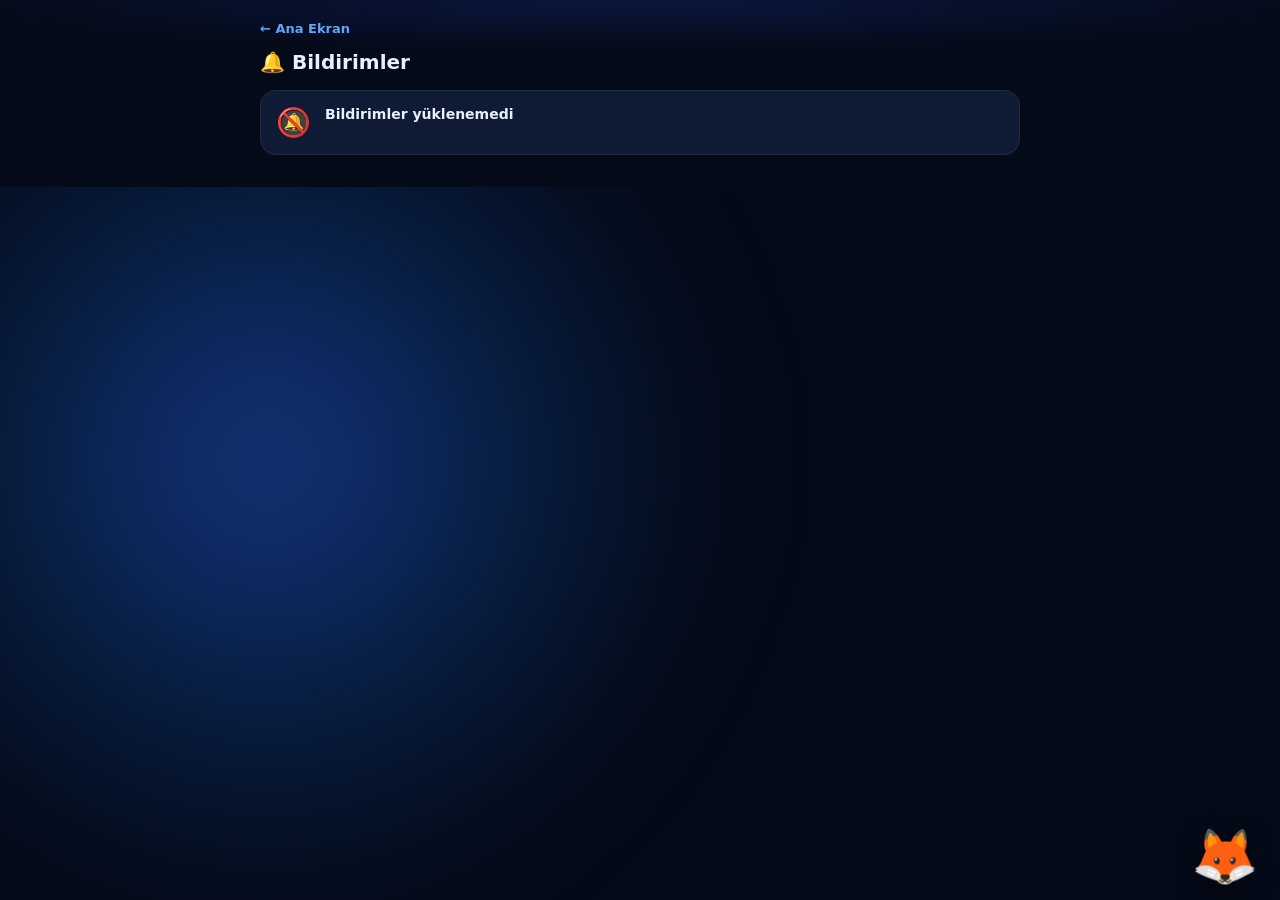
<file: Bildirimler.html>
<!DOCTYPE html>
<html lang="tr" data-theme="dark"><head><meta charset="UTF-8">
<meta name="viewport" content="width=device-width, initial-scale=1, viewport-fit=cover"><meta name="color-scheme" content="dark">
<title>Bildirimler</title>
<link rel="stylesheet" href="assets/app.css">
<script src="config.js"></script><script src="assets/api.js"></script>
<style>.list{display:flex;flex-direction:column;gap:10px}.n{background:var(--bg-card);border:1px solid var(--border2);border-radius:var(--radius);padding:15px;display:flex;gap:14px;align-items:flex-start}.ic{font-size:28px;flex-shrink:0}.u{width:10px;height:10px;border-radius:50%;flex-shrink:0;margin-top:6px;box-shadow:0 0 8px var(--glow)}.t{font-size:14px;font-weight:800;margin-bottom:3px}.d{font-size:12px;color:var(--text-muted)}.tm{font-size:10px;color:var(--text-dim);margin-top:4px}</style>
<style>
/* --- DİŞİ TİLKİ PET + MAVİ BULANIK ARKAPLAN --- */
#blueBlur{position:fixed;inset:0;z-index:-2;pointer-events:none;overflow:hidden}
#blueBlur i{position:absolute;left:10vw;top:10vh;width:60vmax;height:60vmax;border-radius:50%;
 background:radial-gradient(circle,rgba(37,99,235,.5) 0,rgba(14,116,233,.14) 45%,transparent 70%);
 filter:blur(55px);transition:transform 9s ease-in-out;will-change:transform}
#foxPet{position:fixed;right:14px;bottom:calc(16px + env(safe-area-inset-bottom));z-index:900;
 width:84px;text-align:center;cursor:pointer;user-select:none;-webkit-user-select:none;transition:transform .35s}
#foxPet .foxBody{font-size:54px;line-height:1;display:inline-block;transform-origin:50% 100%;
 animation:foxBreath 3s ease-in-out infinite;filter:drop-shadow(0 6px 12px rgba(0,0,0,.55))}
@keyframes foxBreath{0%,100%{transform:scale(1)}50%{transform:scale(1.06)}}
#foxBubble{position:absolute;right:78px;bottom:58px;min-width:190px;max-width:255px;
 background:var(--bg-card,#0f1a35);border:1px solid var(--border,rgba(59,130,246,.4));border-radius:14px;
 padding:10px 12px;font:700 12px 'Nunito',system-ui,sans-serif;color:var(--text,#e8f0ff);
 box-shadow:0 10px 30px rgba(0,0,0,.55);opacity:0;transform:translateY(10px) scale(.9);transition:all .3s;
 pointer-events:none;text-align:left}
#foxBubble.on{opacity:1;transform:none}
#foxBubble:after{content:'';position:absolute;right:-7px;bottom:16px;border:7px solid transparent;
 border-left-color:var(--border,rgba(59,130,246,.4));border-right:0}
#foxPet.cilve .foxBody{animation:foxCilve 1s ease-in-out infinite}
@keyframes foxCilve{0%,100%{transform:rotate(-8deg) scale(1.06)}25%{transform:rotate(8deg) scale(1.16)}
 50%{transform:rotate(-10deg) scale(1.06)}75%{transform:rotate(6deg) scale(1.2)}}
.foxHeart{position:absolute;pointer-events:none;animation:heartFloat 1.6s ease-out forwards}
@keyframes heartFloat{0%{opacity:0;transform:translateY(0) scale(.4)}20%{opacity:1}100%{opacity:0;transform:translateY(-75px) scale(1.25)}}
body.foxzoom{overflow:hidden}
body.foxzoom .layout,body.foxzoom .topbar,body.foxzoom .wrap{
 transform:scale(1.55);transform-origin:88% 92%;transition:transform 1.4s cubic-bezier(.4,0,.2,1)}
body.foxzoom #foxPet{transform:scale(1.55);transition:transform 1.4s cubic-bezier(.4,0,.2,1)}
body.foxzoom #foxBubble{transform:scale(.7)}
</style>

</head><body>
<div class="wrap"><a class="back" href="index.html">← Ana Ekran</a>
<h1>🔔 Bildirimler</h1>
<div class="list" id="l"></div>
</div>
<script>if(window.parent===window)document.body.classList.add("standalone");
function prof(){try{return localStorage.getItem("gameon.profile")||"profil1"}catch(e){return "profil1"}}
function pname(){try{return localStorage.getItem("gameon.name")||"Sen"}catch(e){return "Sen"}}

function esc(t){return String(t).replace(/[&<>"]/g,function(c){return{"&":"&amp;","<":"&lt;",">":"&gt;",'"':"&quot;"}[c]})}
function ago(ts){var d=Math.max(0,(Date.now()/1000-ts)|0);if(d<60)return"şimdi";if(d<3600)return(d/60|0)+" dakika önce";if(d<86400)return(d/3600|0)+" saat önce";return(d/86400|0)+" gün önce"}
var L=document.getElementById('l');
function empty(t){L.innerHTML='<div class="n"><div class="ic">🔕</div><div><div class="t">'+t+'</div></div></div>'}
function draw(items){
  if(!items.length)return empty("Henüz bildirim yok");
  L.innerHTML=items.map(function(n,i){return '<div class="n rise" style="animation-delay:'+(i*50)+'ms"><div class="u" style="background:#3b82f6"></div><div class="ic">📢</div><div><div class="t">Duyuru</div><div class="d" style="white-space:pre-wrap">'+esc(n.text)+'</div><div class="tm">'+ago(n.date)+'</div></div></div>'}).join('')}
(window.GameOnAPI&&GameOnAPI.enabled?GameOnAPI.announcements().then(function(r){if(r&&r.items)draw(r.items);else empty("Bildirimler yüklenemedi")}).catch(function(){empty("Bildirimler yüklenemedi")}):Promise.resolve().then(function(){empty("Henüz bildirim yok")}));
</script>
<script>
/* --- DİŞİ TİLKİ PET: bildirim söyleme + AFK cilve (günde 1 kez) + mavi bulanık arkaplan --- */
(function(){
 if(window.parent!==window)return;
 var today=new Date().toISOString().slice(0,10);
 var KEY='gameon.fox.cilve.'+today;

 /* mavi bulanık hareketli arkaplan */
 var bb=document.createElement('div');bb.id='blueBlur';bb.innerHTML='<i></i>';
 document.body.insertBefore(bb,document.body.firstChild);
 var bi=bb.firstChild;
 function moveBlue(){
  var x=(Math.random()*70-35),y=(Math.random()*70-35),s=.7+Math.random()*1;
  bi.style.transform='translate('+x+'vw,'+y+'vh) scale('+s+')';
 }
 moveBlue();setInterval(moveBlue,8000);

 /* tilki pet */
 var fox=document.createElement('div');fox.id='foxPet';
 fox.innerHTML='<div id="foxBubble"></div><div class="foxBody">🦊</div>';
 document.body.appendChild(fox);
 var bEl=fox.querySelector('#foxBubble');

 /* konuşma balonu: en çok oynanan / arkadaşlık isteği / oyun daveti */
 var MSG=[
  ['🎮','En çok oynanan oyun: Dama 🔥 Hemen dene!'],
  ['👥','Arkadaşlık isteği: Zeynep A. seni eklemek istiyor!'],
  ['🎲','Oyun daveti: Mert sana Mangala oynamak için davet gönderdi!'],
  ['🏆','Sıralamada 1. sıraya yükseldin, tebrikler!'],
  ['🦊','Bugün hangi oyunu oynayalım, yakışıklı? 💕']
 ];
 var mi=0,bt;
 function showMsg(){
  bEl.textContent=MSG[mi][0]+' '+MSG[mi][1];
  bEl.classList.add('on');
  mi=(mi+1)%MSG.length;
  clearTimeout(bt);
  bt=setTimeout(function(){bEl.classList.remove('on')},4200);
 }
 setTimeout(showMsg,1500);
 setInterval(showMsg,6500);
 fox.onclick=showMsg;

 /* AFK takibi + günde 1 kez cilve */
 var lastActive=Date.now(),cilving=false,cilveTimer,heartTimer;
 function poke(){lastActive=Date.now();if(cilving)stopCilve();}
 ['pointerdown','touchstart','keydown','wheel'].forEach(function(ev){
  document.addEventListener(ev,poke,{passive:true});
 });

 function hearts(){
  var icons=['💕','💖','💗'];
  for(var i=0;i<3;i++){
   (function(ic){
    var h=document.createElement('span');h.className='foxHeart';h.textContent=ic;
    h.style.right=(Math.random()*55)+'px';
    h.style.bottom=(55+Math.random()*35)+'px';
    h.style.fontSize=(13+Math.random()*8)+'px';
    fox.appendChild(h);
    setTimeout(function(){h.remove()},1700);
   })(icons[i]);
  }
 }

 function startCilve(){
  cilving=true;
  try{localStorage.setItem(KEY,'1')}catch(e){}
  document.body.classList.add('foxzoom');      /* ekran tilkiye doğru zomlar */
  setTimeout(function(){
   fox.classList.add('cilve');                 /* tilki cilve yapar */
   hearts();
  },900);
  heartTimer=setInterval(hearts,700);
  cilveTimer=setTimeout(function(){stopCilve();},12000); /* en fazla 12 sn */
 }

 function stopCilve(){
  cilving=false;
  clearTimeout(cilveTimer);clearInterval(heartTimer);
  document.body.classList.remove('foxzoom');
  fox.classList.remove('cilve');
  fox.querySelectorAll('.foxHeart').forEach(function(h){h.remove()});
 }

 var AFK=45000; /* 45 sn hareketsizlik */
 setInterval(function(){
  if(cilving)return;
  var used=false;
  try{used=!!localStorage.getItem(KEY)}catch(e){}
  if(used)return;                                /* bugün zaten yapıldı */
  if(Date.now()-lastActive>AFK)startCilve();
 },5000);
})();
</script>

</body></html>
</file>
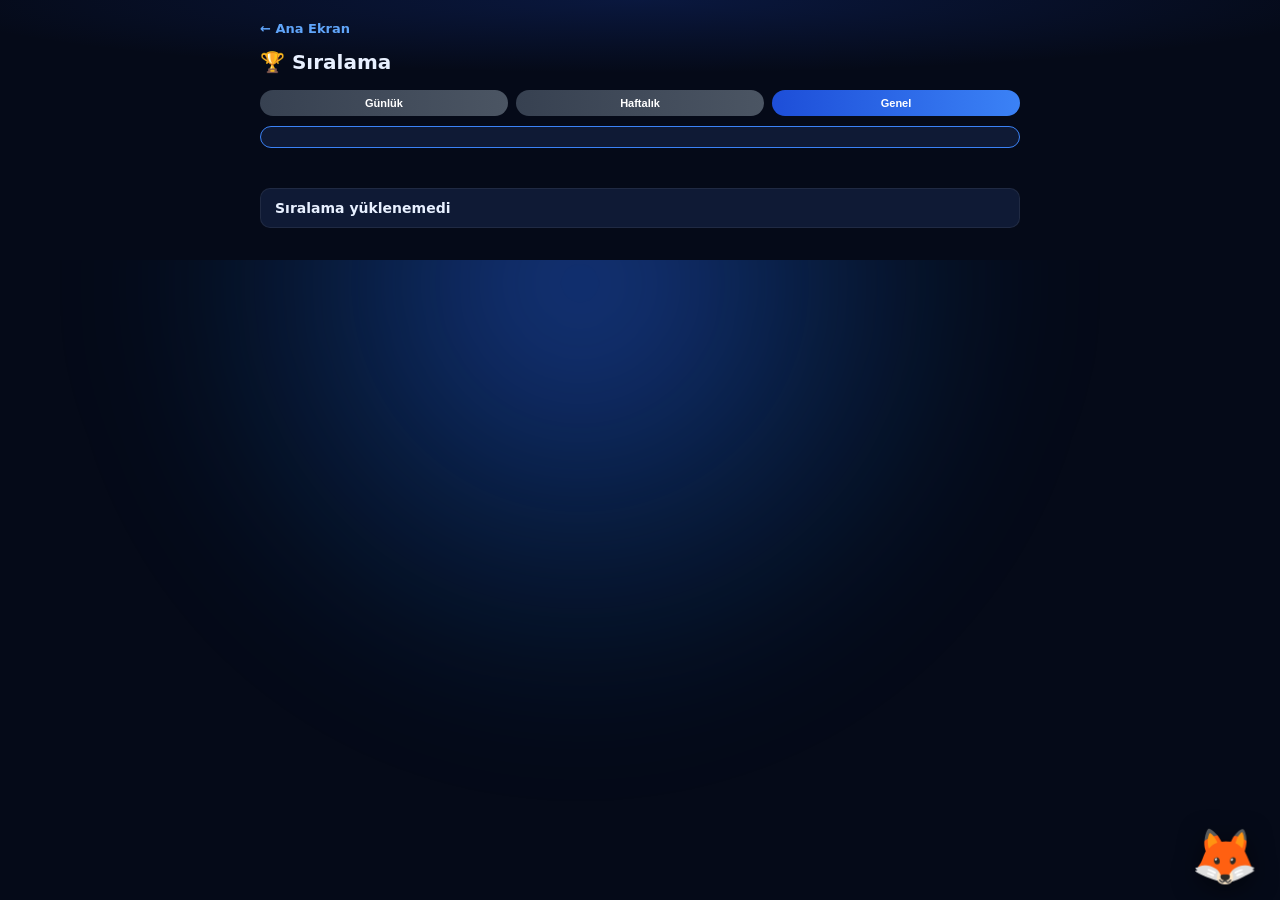
<file: Siralama.html>
<!DOCTYPE html>
<html lang="tr" data-theme="dark"><head><meta charset="UTF-8">
<meta name="viewport" content="width=device-width, initial-scale=1, viewport-fit=cover"><meta name="color-scheme" content="dark">
<title>Sıralama</title>
<link rel="stylesheet" href="assets/app.css">
<script src="config.js"></script><script src="assets/api.js"></script>
<style>.top3{display:flex;align-items:flex-end;justify-content:center;gap:16px;margin-bottom:26px}.pod{display:flex;flex-direction:column;align-items:center;gap:6px}.pod .av{border:3px solid var(--border);width:54px;height:54px;display:flex;align-items:center;justify-content:center;font-size:24px;background:linear-gradient(135deg,#1e3a5f,#2563eb)}.pod.f .av{width:72px;height:72px;border-color:var(--gold);box-shadow:0 0 20px rgba(245,158,11,.35)}.pod.s .av,.pod.t .av{width:54px;height:54px}.pn{font-size:12px;font-weight:800;color:var(--text-muted)}.rk{width:24px;height:24px;border-radius:50%;display:flex;align-items:center;justify-content:center;font-size:12px;font-weight:900;color:#000}.r1{background:var(--gold)}.r2{background:#94a3b8}.r3{background:#c2763f}.pp{font-size:11px;color:var(--gold);font-weight:800}.list{display:flex;flex-direction:column;gap:8px}.row{display:flex;align-items:center;gap:12px;padding:11px 14px;background:var(--bg-card);border:1px solid var(--border2);border-radius:var(--radius-sm)}.rn{font-size:14px;font-weight:900;color:var(--text-dim);width:22px;text-align:right}.row .av{width:36px;height:36px;display:flex;align-items:center;justify-content:center;font-size:18px;background:linear-gradient(135deg,#1e3a5f,#3b82f6)}.nm{font-size:14px;font-weight:800}.gm{font-size:11px;color:var(--text-muted)}.row>div{flex:1}.pts{font-size:14px;font-weight:900;color:var(--accent2)}</style>
<style>
/* --- DİŞİ TİLKİ PET + MAVİ BULANIK ARKAPLAN --- */
#blueBlur{position:fixed;inset:0;z-index:-2;pointer-events:none;overflow:hidden}
#blueBlur i{position:absolute;left:10vw;top:10vh;width:60vmax;height:60vmax;border-radius:50%;
 background:radial-gradient(circle,rgba(37,99,235,.5) 0,rgba(14,116,233,.14) 45%,transparent 70%);
 filter:blur(55px);transition:transform 9s ease-in-out;will-change:transform}
#foxPet{position:fixed;right:14px;bottom:calc(16px + env(safe-area-inset-bottom));z-index:900;
 width:84px;text-align:center;cursor:pointer;user-select:none;-webkit-user-select:none;transition:transform .35s}
#foxPet .foxBody{font-size:54px;line-height:1;display:inline-block;transform-origin:50% 100%;
 animation:foxBreath 3s ease-in-out infinite;filter:drop-shadow(0 6px 12px rgba(0,0,0,.55))}
@keyframes foxBreath{0%,100%{transform:scale(1)}50%{transform:scale(1.06)}}
#foxBubble{position:absolute;right:78px;bottom:58px;min-width:190px;max-width:255px;
 background:var(--bg-card,#0f1a35);border:1px solid var(--border,rgba(59,130,246,.4));border-radius:14px;
 padding:10px 12px;font:700 12px 'Nunito',system-ui,sans-serif;color:var(--text,#e8f0ff);
 box-shadow:0 10px 30px rgba(0,0,0,.55);opacity:0;transform:translateY(10px) scale(.9);transition:all .3s;
 pointer-events:none;text-align:left}
#foxBubble.on{opacity:1;transform:none}
#foxBubble:after{content:'';position:absolute;right:-7px;bottom:16px;border:7px solid transparent;
 border-left-color:var(--border,rgba(59,130,246,.4));border-right:0}
#foxPet.cilve .foxBody{animation:foxCilve 1s ease-in-out infinite}
@keyframes foxCilve{0%,100%{transform:rotate(-8deg) scale(1.06)}25%{transform:rotate(8deg) scale(1.16)}
 50%{transform:rotate(-10deg) scale(1.06)}75%{transform:rotate(6deg) scale(1.2)}}
.foxHeart{position:absolute;pointer-events:none;animation:heartFloat 1.6s ease-out forwards}
@keyframes heartFloat{0%{opacity:0;transform:translateY(0) scale(.4)}20%{opacity:1}100%{opacity:0;transform:translateY(-75px) scale(1.25)}}
body.foxzoom{overflow:hidden}
body.foxzoom .layout,body.foxzoom .topbar,body.foxzoom .wrap{
 transform:scale(1.55);transform-origin:88% 92%;transition:transform 1.4s cubic-bezier(.4,0,.2,1)}
body.foxzoom #foxPet{transform:scale(1.55);transition:transform 1.4s cubic-bezier(.4,0,.2,1)}
body.foxzoom #foxBubble{transform:scale(.7)}
</style>

</head><body>
<div class="wrap"><a class="back" href="index.html">← Ana Ekran</a>
<h1>🏆 Sıralama</h1>
<div id="tabs" style="display:flex;gap:8px;margin-bottom:10px"></div>
<div id="myrank" style="margin-bottom:14px;padding:10px 14px;border-radius:12px;background:var(--bg-card);border:1px solid var(--accent);font-weight:800;font-size:14px"></div>
<div class="top3" id="top3"></div>
<div class="list" id="list"></div>
</div>
<script>if(window.parent===window)document.body.classList.add("standalone");
function prof(){try{return localStorage.getItem("gameon.profile")||"profil1"}catch(e){return "profil1"}}
function pname(){try{return localStorage.getItem("gameon.name")||"Sen"}catch(e){return "Sen"}}

function esc(t){return String(t).replace(/[&<>"]/g,function(c){return{"&":"&amp;","<":"&lt;",">":"&gt;",'"':"&quot;"}[c]})}
function nm(p){return esc(p.username?'@'+p.username:(p.first_name||'Oyuncu'))}
function av(p,s){return '<img class="av" width="'+s+'" height="'+s+'" src="profil/'+(p.avatar||'profil1')+'.webp" alt="">'}
var T=document.getElementById('top3'),L=document.getElementById('list');
function load(per){return(window.GameOnAPI&&GameOnAPI.enabled?GameOnAPI.req('GET','/api/leaderboard?period='+per):Promise.reject()).then(function(r){
  var mr=document.getElementById('myrank');if(r&&r.me)mr.textContent=r.me.points>0?('Senin sıran: #'+r.me.rank+' · '+r.me.points+' puan'):'Bu dönemde henüz puanın yok';else mr.textContent='';
  if(!r||!r.items||!r.items.length){T.innerHTML='';L.innerHTML='<div class="row"><div><div class="nm">Henüz sıralama yok</div><div class="gm">Oda kurup oynayarak puan kazan!</div></div></div>';return}
  var all=r.items,cls=['f','s','t'],rk=['r1','r2','r3'],order=[1,0,2].filter(function(i){return all[i]});
  T.innerHTML=order.map(function(i){var x=all[i];return '<div class="pod '+cls[i]+' rise" style="animation-delay:'+(i*80)+'ms">'+av(x,i?54:72)+'<div class="pn">'+nm(x)+'</div><div class="rk '+rk[i]+'">'+(i+1)+'</div><div class="pp">'+x.points+' Puan</div></div>'}).join('');
  L.innerHTML=all.slice(3).map(function(x,i){return '<div class="row rise" style="animation-delay:'+(i*50)+'ms'+(r.me&&x.id===r.me.id?';border-color:var(--accent)':'')+'"><span class="rn">'+(i+4)+'</span>'+av(x,36)+'<div><div class="nm">'+nm(x)+'</div></div><span class="pts">'+x.points+'</span></div>'}).join('')
   +(r.me&&r.me.rank&&r.me.rank>3?'<div class="row" style="margin-top:6px;border-color:var(--accent)"><span class="rn">'+r.me.rank+'</span>'+av(r.me,36)+'<div><div class="nm">Sen</div></div><span class="pts">'+r.me.points+'</span></div>':'');
}).catch(function(){T.innerHTML='';L.innerHTML='<div class="row"><div class="nm">Sıralama yüklenemedi</div></div>'})}
var TB=document.getElementById('tabs'),cur='all';[['day','Günlük'],['week','Haftalık'],['all','Genel']].forEach(function(x){var b=document.createElement('button');b.className='btn gray';b.textContent=x[1];b.style.flex='1';b.onclick=function(){cur=x[0];Array.prototype.forEach.call(TB.children,function(c){c.className='btn gray'});b.className='btn';load(cur)};TB.appendChild(b)});TB.children[2].className='btn';load('all');
</script>
<script>
/* --- DİŞİ TİLKİ PET: bildirim söyleme + AFK cilve (günde 1 kez) + mavi bulanık arkaplan --- */
(function(){
 if(window.parent!==window)return;
 var today=new Date().toISOString().slice(0,10);
 var KEY='gameon.fox.cilve.'+today;

 /* mavi bulanık hareketli arkaplan */
 var bb=document.createElement('div');bb.id='blueBlur';bb.innerHTML='<i></i>';
 document.body.insertBefore(bb,document.body.firstChild);
 var bi=bb.firstChild;
 function moveBlue(){
  var x=(Math.random()*70-35),y=(Math.random()*70-35),s=.7+Math.random()*1;
  bi.style.transform='translate('+x+'vw,'+y+'vh) scale('+s+')';
 }
 moveBlue();setInterval(moveBlue,8000);

 /* tilki pet */
 var fox=document.createElement('div');fox.id='foxPet';
 fox.innerHTML='<div id="foxBubble"></div><div class="foxBody">🦊</div>';
 document.body.appendChild(fox);
 var bEl=fox.querySelector('#foxBubble');

 /* konuşma balonu: en çok oynanan / arkadaşlık isteği / oyun daveti */
 var MSG=[
  ['🎮','En çok oynanan oyun: Dama 🔥 Hemen dene!'],
  ['👥','Arkadaşlık isteği: Zeynep A. seni eklemek istiyor!'],
  ['🎲','Oyun daveti: Mert sana Mangala oynamak için davet gönderdi!'],
  ['🏆','Sıralamada 1. sıraya yükseldin, tebrikler!'],
  ['🦊','Bugün hangi oyunu oynayalım, yakışıklı? 💕']
 ];
 var mi=0,bt;
 function showMsg(){
  bEl.textContent=MSG[mi][0]+' '+MSG[mi][1];
  bEl.classList.add('on');
  mi=(mi+1)%MSG.length;
  clearTimeout(bt);
  bt=setTimeout(function(){bEl.classList.remove('on')},4200);
 }
 setTimeout(showMsg,1500);
 setInterval(showMsg,6500);
 fox.onclick=showMsg;

 /* AFK takibi + günde 1 kez cilve */
 var lastActive=Date.now(),cilving=false,cilveTimer,heartTimer;
 function poke(){lastActive=Date.now();if(cilving)stopCilve();}
 ['pointerdown','touchstart','keydown','wheel'].forEach(function(ev){
  document.addEventListener(ev,poke,{passive:true});
 });

 function hearts(){
  var icons=['💕','💖','💗'];
  for(var i=0;i<3;i++){
   (function(ic){
    var h=document.createElement('span');h.className='foxHeart';h.textContent=ic;
    h.style.right=(Math.random()*55)+'px';
    h.style.bottom=(55+Math.random()*35)+'px';
    h.style.fontSize=(13+Math.random()*8)+'px';
    fox.appendChild(h);
    setTimeout(function(){h.remove()},1700);
   })(icons[i]);
  }
 }

 function startCilve(){
  cilving=true;
  try{localStorage.setItem(KEY,'1')}catch(e){}
  document.body.classList.add('foxzoom');      /* ekran tilkiye doğru zomlar */
  setTimeout(function(){
   fox.classList.add('cilve');                 /* tilki cilve yapar */
   hearts();
  },900);
  heartTimer=setInterval(hearts,700);
  cilveTimer=setTimeout(function(){stopCilve();},12000); /* en fazla 12 sn */
 }

 function stopCilve(){
  cilving=false;
  clearTimeout(cilveTimer);clearInterval(heartTimer);
  document.body.classList.remove('foxzoom');
  fox.classList.remove('cilve');
  fox.querySelectorAll('.foxHeart').forEach(function(h){h.remove()});
 }

 var AFK=45000; /* 45 sn hareketsizlik */
 setInterval(function(){
  if(cilving)return;
  var used=false;
  try{used=!!localStorage.getItem(KEY)}catch(e){}
  if(used)return;                                /* bugün zaten yapıldı */
  if(Date.now()-lastActive>AFK)startCilve();
 },5000);
})();
</script>

</body></html>
</file>
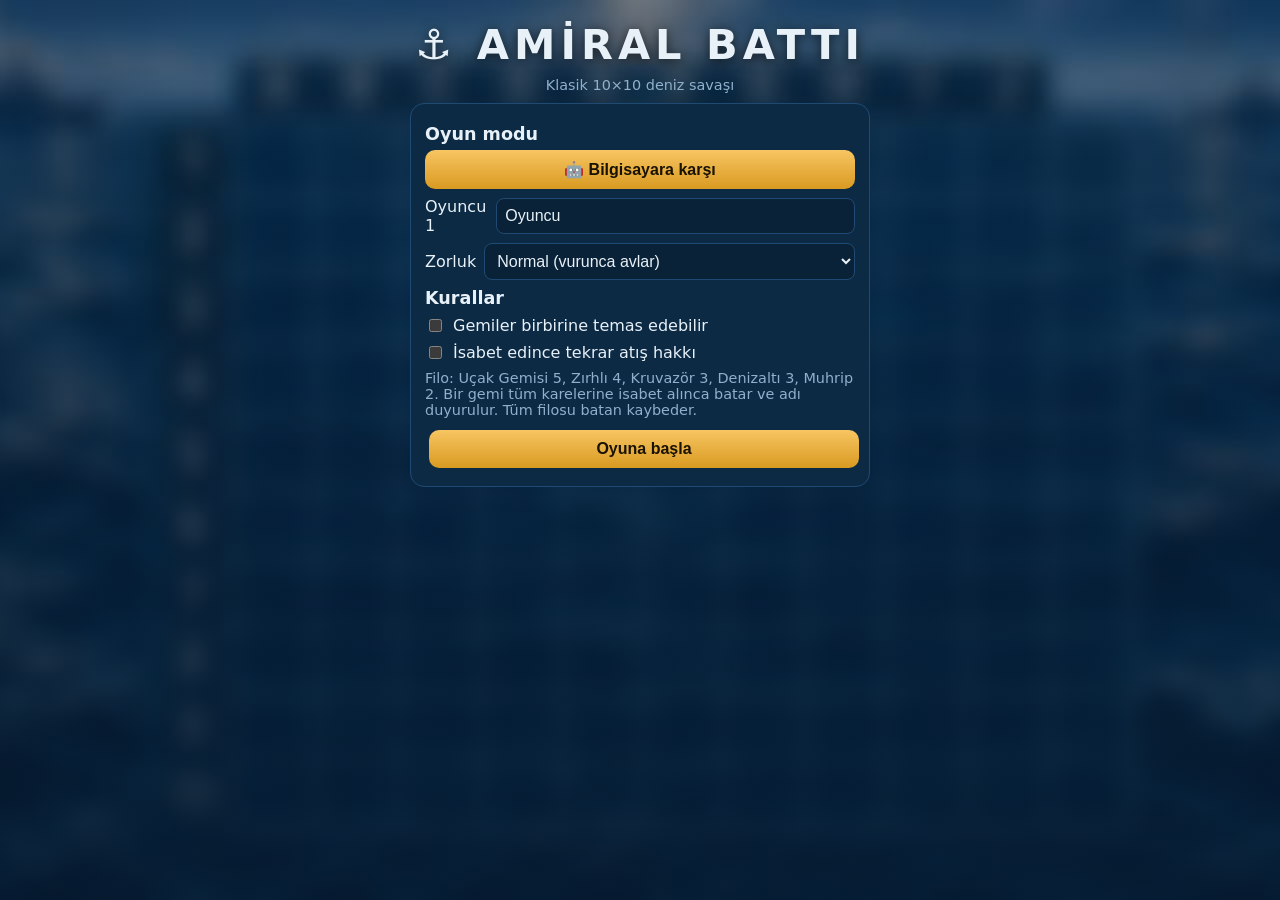
<file: games/amiral.html>
<!DOCTYPE html>
<html lang="tr">
<head>
<script>(function(){try{if(localStorage.getItem('gameon.sound')==='0'){const c=AudioNode.prototype.connect;AudioNode.prototype.connect=function(d){if(typeof AudioDestinationNode!=='undefined'&&d instanceof AudioDestinationNode)return d;return c.apply(this,arguments)};const p=HTMLMediaElement.prototype.play;HTMLMediaElement.prototype.play=function(){this.muted=true;return p.apply(this,arguments)}}}catch(e){}})();</script>

<script>const GO={on:null,set(v,r){v=!!v;if(this.on===v)return;this.on=v;try{parent.postMessage({gameon:v?'start':'end',ranking:r},'*')}catch(e){}}};</script>

<meta charset="utf-8">
<meta name="viewport" content="width=device-width, initial-scale=1, viewport-fit=cover">
<title>Amiral Battı</title>
<style>
:root{--bg:#06182b;--panel:#0d2a45;--line:#1f4a73;--tx:#e8f1f8;--mu:#8fb0cb;--ac:#f5b942;--red:#e8523a;box-sizing:border-box;padding-top:env(safe-area-inset-top,0px);padding-bottom:env(safe-area-inset-bottom,0px);color-scheme:dark}
*{box-sizing:border-box}html{scroll-padding-top:env(safe-area-inset-top,0px)}
body{margin:0;background:linear-gradient(#06182b99,#06182bdd),url([data-uri]) center/cover #06182b;color:var(--tx);font-family:system-ui,-apple-system,"Segoe UI",Roboto,sans-serif;min-height:100vh}
#app{max-width:1000px;margin:0 auto;padding:12px;text-align:center}
h1{margin:8px 0;letter-spacing:.12em;font-size:clamp(1.6rem,6vw,2.6rem);text-shadow:0 2px 12px #000a}
h2{margin:6px 0;font-size:1.1rem}
.sub{color:var(--mu);font-size:.9rem;margin:2px 0 8px}
.card{background:var(--panel);border:1px solid var(--line);border-radius:14px;padding:14px;margin:10px auto;max-width:460px;text-align:left}
.card label{display:flex;gap:8px;align-items:center;margin:8px 0}
.card input[type=text],select{background:#0a2238;color:var(--tx);border:1px solid var(--line);border-radius:8px;padding:8px;width:100%;font-size:1rem}
button{background:linear-gradient(#f7c562,#d99a21);color:#1a1200;border:0;border-radius:10px;padding:10px 16px;font-weight:700;font-size:1rem;cursor:pointer;margin:4px}
button.sec{background:#17415f;color:var(--tx);border:1px solid var(--line)}
button.on{outline:3px solid #fff8}
button:disabled{opacity:.4;cursor:default}
.seg{display:flex;gap:6px}.seg button{flex:1;margin:0}
.boards{display:flex;flex-wrap:wrap;justify-content:center;gap:10px 24px}
.bw{--bs:min(94vw,58vh,560px);width:var(--bs);margin:4px auto}
.bw.sm{--bs:min(82vw,40vh,400px)}
.board{position:relative;aspect-ratio:1030/824;border-radius:8px;overflow:hidden;box-shadow:0 8px 28px #000a;background:url([data-uri]) 0 0/100% 100%}
.gl{position:absolute;left:8.35%;top:8.5%;width:83.1%;height:90.05%;display:grid;grid-template-columns:repeat(10,1fr);grid-template-rows:79fr 78fr 78fr 77fr 76fr 72fr 70fr 70fr 70fr 72fr}
.ship{pointer-events:none;z-index:2}
.ship svg{width:100%;height:100%;display:block;filter:drop-shadow(2px 3px 2px #0009)}
.gl.cells{z-index:3}
.c{position:relative}
.act .c:not(.m):not(.h){cursor:crosshair}
.act .c:not(.m):not(.h):hover{background:#ffffff35}
.c.m:after{content:"";position:absolute;inset:22%;border-radius:50%;border:2px solid #fff;box-shadow:0 0 0 4px #fff5,inset 0 0 6px #fff8;animation:rip .6s ease-out}
.c.h:after{content:"";position:absolute;inset:12%;border-radius:50%;background:radial-gradient(circle,#fff6a8 0,#ffb020 30%,#e8523a 60%,#6b1a0e00 75%);animation:pop .4s ease-out;box-shadow:0 0 12px #ff7a2a}
.c.h:before{content:"";position:absolute;left:30%;top:-10%;width:40%;height:60%;background:radial-gradient(#2228,transparent 70%);filter:blur(2px);z-index:1}
@keyframes pop{from{transform:scale(.2)}}@keyframes rip{from{transform:scale(.3);opacity:0}}
.c.pv{background:#5fe08a66}.c.bad{background:#ff4a4a77}
.tray{display:flex;flex-wrap:wrap;justify-content:center;gap:6px;margin:8px 0}
.tray button{display:flex;flex-direction:column;align-items:center;gap:2px;background:#10375a;color:var(--tx);border:1px solid var(--line);padding:6px 8px;font-size:.75rem;font-weight:600}
.tray button.on{background:#1d5b8c;outline:2px solid var(--ac)}.tray button.done{opacity:.45}
.tray svg{height:26px;width:calc(26px*var(--l)*1)}
.msg{min-height:2.6em;margin:6px auto;padding:8px 12px;background:#0a2238;border:1px solid var(--line);border-radius:10px;max-width:560px;font-weight:600}
.fleet{display:flex;flex-wrap:wrap;gap:4px;justify-content:center;margin:2px 0;font-size:.75rem}
.fleet span{padding:2px 7px;border-radius:99px;background:#10375a;border:1px solid var(--line)}.fleet .x{text-decoration:line-through;color:var(--red);opacity:.8}
.log{font-size:.78rem;color:var(--mu);max-width:560px;margin:4px auto}
.ov{position:fixed;inset:0;background:#04101d;z-index:50;display:flex;flex-direction:column;align-items:center;justify-content:center;padding:20px;gap:8px}
.ov.win{background:#04101dd0}
.ov h1{font-size:clamp(1.4rem,6vw,2.4rem)}
</style>
</head>
<body>
<div id="app"></div>
<script>
const ROOM=new URLSearchParams(location.search).get('mode')==='room';let M=0,PA=['profil1','profil1'],RK,lastT=-1,rq=[],started=false;
const post=o=>{try{parent.postMessage(o,'*')}catch(e){}},emit=ev=>{if(ROOM)post({gameon:'move',data:ev,next:ev.next})},esc=t=>String(t).replace(/[&<>"]/g,c=>({"&":"&amp;","<":"&lt;",">":"&gt;",'"':"&quot;"}[c])),pav=i=>`<img src="../profil/${PA[i]}.webp" alt="" style="width:20px;height:20px;border-radius:50%;vertical-align:middle;margin-right:5px">`;
const $=s=>document.querySelector(s);
const SH=[["Uçak Gemisi",5],["Zırhlı",4],["Kruvazör",3],["Denizaltı",3],["Muhrip",2]];
const L="ABCDEFGHIJ";
let G={phase:"menu",o:{mode:"bot",diff:"normal",touch:false,extra:false,n1:"Oyuncu 1",n2:"Oyuncu 2"}};
const rnd=a=>a[Math.floor(Math.random()*a.length)];
const newP=(name,bot)=>({name,bot,ships:Array(5).fill(null),grid:Array.from({length:10},()=>Array(10).fill(0))});
const cellsOf=(s)=>Array.from({length:s.len},(_,k)=>[s.x+(s.v?0:k),s.y+(s.v?k:0)]);
function occ(p){const o=Array.from({length:10},()=>Array(10).fill(-1));p.ships.forEach((s,i)=>s&&cellsOf(s).forEach(([x,y])=>o[y][x]=i));return o}
function canPlace(p,i,x,y,v){const len=SH[i][1],o=occ(p);
 for(let k=0;k<len;k++){const cx=x+(v?0:k),cy=y+(v?k:0);if(cx>9||cy>9)return false;
  for(let dy=-1;dy<=1;dy++)for(let dx=-1;dx<=1;dx++){const a=cx+dx,b=cy+dy;if(a<0||b<0||a>9||b>9)continue;
   const q=o[b][a];if(q===-1||q===i)continue;if(dx===0&&dy===0)return false;if(!G.o.touch)return false}}
 return true}
function place(p,i,x,y,v){p.ships[i]={x,y,v,len:SH[i][1],hits:0}}
function randomPlace(p){p.ships=Array(5).fill(null);for(let i=0;i<5;i++){let t=0;while(t++<500){const v=Math.random()<.5,x=Math.floor(Math.random()*10),y=Math.floor(Math.random()*10);if(canPlace(p,i,x,y,v)){place(p,i,x,y,v);break}}if(!p.ships[i])return randomPlace(p)}}

/* ---- Gemi çizimleri (üstten görünüm) ---- */
function shipSVG(i,len,v){const W=100*len;
 const tur=(cx,cy=50,r=15)=>`<circle cx="${cx}" cy="${cy}" r="${r}" fill="#5b6672" stroke="#2c343d" stroke-width="3"/><rect x="${cx}" y="${cy-4}" width="${r*2.2}" height="8" rx="3" fill="#2c343d"/><rect x="${cx}" y="${cy-4}" width="${r*2.2}" height="3" fill="#8793a0"/>`;
 let b;
 if(i===3){b=`<path d="M8,50 Q8,30 40,30 L${W-50},30 Q${W-6},38 ${W-6},50 Q${W-6},62 ${W-50},70 L40,70 Q8,70 8,50Z" fill="#2f3a46" stroke="#171d24" stroke-width="3"/><path d="M30,42 L${W-60},42" stroke="#4a5a6c" stroke-width="3"/><rect x="${W*.42}" y="37" width="56" height="26" rx="12" fill="#46556a" stroke="#171d24" stroke-width="3"/><rect x="${W*.42+34}" y="46" width="4" height="8" fill="#9fb2c6"/>`}
 else{b=`<path d="M12,50 Q12,24 36,22 L${W-70},22 Q${W-18},30 ${W-6},50 Q${W-18},70 ${W-70},78 L36,78 Q12,76 12,50Z" fill="#7d8996" stroke="#323b46" stroke-width="3"/><rect x="26" y="32" width="${W-96}" height="36" rx="10" fill="#a5afba"/><path d="M${W-60},34 Q${W-24},50 ${W-60},66" fill="none" stroke="#6d7884" stroke-width="3"/><rect x="8" y="42" width="10" height="16" rx="3" fill="#4a535d"/>`;
  if(i===0)b+=`<rect x="26" y="32" width="${W-96}" height="36" rx="10" fill="#8e99a5"/><path d="M40,50 L${W-90},50" stroke="#f5e27a" stroke-width="4" stroke-dasharray="16 10"/><path d="M${W*.55},33 L${W*.55+26},33" stroke="#fff" stroke-width="2"/><rect x="${W*.58}" y="22" width="64" height="14" rx="4" fill="#4b5563" stroke="#242b33" stroke-width="2"/><circle cx="${W*.58+14}" cy="29" r="4" fill="#e8523a"/>`;
  if(i===1)b+=tur(70)+tur(140)+tur(W-150)+`<rect x="${W/2-10}" y="38" width="50" height="24" rx="6" fill="#4b5563" stroke="#242b33" stroke-width="2"/><circle cx="${W/2+15}" cy="50" r="8" fill="#2c343d"/>`;
  if(i===2)b+=tur(66)+tur(W-130,50,14)+`<rect x="${W/2-14}" y="38" width="40" height="24" rx="6" fill="#4b5563" stroke="#242b33" stroke-width="2"/><circle cx="${W/2+6}" cy="50" r="7" fill="#2c343d"/>`;
  if(i===4)b+=tur(52,50,13)+`<circle cx="${W/2+10}" cy="50" r="11" fill="#3b444e" stroke="#1a1f25" stroke-width="2"/><rect x="${W-110}" y="40" width="28" height="20" rx="5" fill="#4b5563" stroke="#242b33" stroke-width="2"/>`}
 return v?`<svg viewBox="0 0 100 ${W}" preserveAspectRatio="none"><g transform="translate(100,0) rotate(90)">${b}</g></svg>`:`<svg viewBox="0 0 ${W} 100" preserveAspectRatio="none">${b}</svg>`}

/* ---- Tahta çizimi ---- */
function boardHTML(p,mode,act){
 const showAll=mode==="own"||mode==="all";
 let sh="";p.ships.forEach((s,i)=>{if(!s)return;if(!showAll&&s.hits<s.len)return;
  sh+=`<div class="ship" style="grid-column:${s.x+1}/span ${s.v?1:s.len};grid-row:${s.y+1}/span ${s.v?s.len:1}">${shipSVG(i,s.len,s.v)}</div>`});
 let c="";for(let y=0;y<10;y++)for(let x=0;x<10;x++){const g=p.grid[y][x];c+=`<div class="c ${g===1?"m":g===2?"h":""}" data-x="${x}" data-y="${y}"></div>`}
 return `<div class="bw ${mode==="own"&&G.phase==="battle"?"sm":""}"><div class="board ${act?"act":""}"><div class="gl">${sh}</div><div class="gl cells">${c}</div></div></div>`}
const fleetHTML=p=>`<div class="fleet">${p.ships.map((s,i)=>`<span class="${s&&s.hits>=s.len?"x":""}">${SH[i][0]} (${SH[i][1]})</span>`).join("")}</div>`;

/* ---- Ekranlar ---- */
function render(){let h="";const o=G.o;GO.set(G.phase!=="menu"&&!G.over,RK);if(ROOM){const sd=G.phase==="battle"&&!G.over?(G.cur===0?M:1-M):M;if(sd!==lastT){lastT=sd;post({gameon:"turn",seat:sd})}}
 if(G.phase==="menu"){h=`<h1>⚓ AMİRAL BATTI</h1><p class="sub">Klasik 10×10 deniz savaşı</p>
 <div class="card"><h2>Oyun modu</h2><div class="seg"><button class="${o.mode==="bot"?"":"sec"}" data-a="mode" data-v="bot">🤖 Bilgisayara karşı</button></div>
 <label>Oyuncu 1<input type="text" id="n1" value="${o.n1}" maxlength="14"></label>
 ${o.mode==="friend"?`<label>Oyuncu 2<input type="text" id="n2" value="${o.n2}" maxlength="14"></label>`:`<label>Zorluk<select id="diff"><option value="easy" ${o.diff==="easy"?"selected":""}>Kolay (rastgele atış)</option><option value="normal" ${o.diff==="normal"?"selected":""}>Normal (vurunca avlar)</option><option value="hard" ${o.diff==="hard"?"selected":""}>Zor (olasılık hesaplar)</option></select></label>`}
 <h2>Kurallar</h2><label><input type="checkbox" id="touch" ${o.touch?"checked":""}> Gemiler birbirine temas edebilir</label>
 <label><input type="checkbox" id="extra" ${o.extra?"checked":""}> İsabet edince tekrar atış hakkı</label>
 <p class="sub">Filo: Uçak Gemisi 5, Zırhlı 4, Kruvazör 3, Denizaltı 3, Muhrip 2. Bir gemi tüm karelerine isabet alınca batar ve adı duyurulur. Tüm filosu batan kaybeder.</p>
 <button style="width:100%" data-a="start">Oyuna başla</button></div>`}
 else if(G.phase==="place"){const P=G.p[G.pl];const left=P.ships.filter(s=>!s).length;
 h=`<h2>⚓ ${P.name}: filonu yerleştir</h2><p class="sub">Bir gemi seç, tahtaya dokun. Yerleşmiş gemiye dokunursan geri alınır. Döndürmek için butonu veya R tuşunu kullan.</p>
 <div class="tray">${SH.map((s,i)=>`<button class="${G.sel===i?"on":""} ${P.ships[i]?"done":""}" style="--l:${s[1]}" data-a="sel" data-v="${i}">${shipSVG(i,s[1],false)}<span>${P.ships[i]?"✓ ":""}${s[0]}</span></button>`).join("")}</div>
 <div><button class="sec" data-a="rot">↻ Yön: ${G.v?"Dikey":"Yatay"}</button><button class="sec" data-a="rand">🎲 Rastgele</button><button class="sec" data-a="clear">Temizle</button></div>
 <div class="boards">${boardHTML(P,"own",true)}</div>
 <button data-a="ready" ${left?"disabled":""}>Hazırım ✔</button>`}
 else if(G.phase==="wait"){h=`<h2>⏳ Rakip filosunu yerleştiriyor…</h2><p class="sub">Savaş, ikiniz de hazır olunca başlar.</p>`}
 else{const V=G.o.mode==="bot"||ROOM?0:G.cur,me=G.p[V],en=G.p[1-V];const inter=!G.lock&&!G.wait&&!G.over&&G.cur===V;
 h=`<h2>${G.over?"Oyun bitti":G.lock?"⏳ Rakip nişan alıyor…":`🎯 Sıra: ${G.p[G.cur].name}`}</h2>
 <div class="msg">${G.msg||"Düşman sularına ateş et!"}</div>
 ${G.wait&&!G.over?`<button data-a="pass">Sırayı ${G.p[1-G.cur].name}’e ver →</button>`:""}
 <div class="boards"><div><h2>${ROOM?pav(1)+esc(en.name)+" suları":"Düşman suları"}</h2>${boardHTML(en,G.over?"all":"enemy",inter)}${fleetHTML(en)}</div>
 <div><h2>${ROOM?pav(0)+esc(me.name):"Filon"}</h2>${boardHTML(me,"own",false)}${fleetHTML(me)}</div></div>
 <div class="log">${(G.log||[]).slice(-3).reverse().join("<br>")}</div>`}
 if(G.pass)h+=`<div class="ov"><h1>${G.pass.t}</h1><p class="sub">${G.pass.s}</p><button data-a="ok">${G.pass.b}</button></div>`;
 if(G.over)h+=`<div class="ov win" id="win"><h1>🏆 ${G.p[G.cur].name} kazandı!</h1><p class="sub">Düşman filosu battı.</p><button class="sec" data-a="hide">Tahtaları gör</button></div>`;
 $("#app").innerHTML=h}

/* ---- Olaylar ---- */
document.addEventListener("click",e=>{
 const b=e.target.closest("[data-a]"),c=e.target.closest(".c");
 if(b){const a=b.dataset.a,v=b.dataset.v;
  if(a==="mode"){G.o.n1=$("#n1").value;G.o.touch=$("#touch").checked;G.o.extra=$("#extra").checked;G.o.mode=v;return render()}
  if(a==="start"){const o=G.o;o.n1=$("#n1").value.trim()||"Oyuncu 1";o.touch=$("#touch").checked;o.extra=$("#extra").checked;
   if(o.mode==="friend")o.n2=($("#n2").value.trim()||"Oyuncu 2");else o.diff=$("#diff").value;
   G.p=[newP(o.n1,false),newP(o.mode==="bot"?"Amiral Bot":o.n2,o.mode==="bot")];G.phase="place";G.pl=0;G.sel=0;G.v=false;G.over=false;G.lock=false;G.wait=false;G.msg="";G.log=[];G.pass=o.mode==="friend"?{t:o.n1,s:"Rakip bakmasın! Filonu yerleştirme sırası sende.",b:"Hazırım"}:null;return render()}
  if(a==="sel"){G.sel=+v;return render()}
  if(a==="rot"){G.v=!G.v;return render()}
  if(a==="rand"){randomPlace(G.p[G.pl]);G.sel=null;return render()}
  if(a==="clear"){G.p[G.pl].ships=Array(5).fill(null);G.sel=0;return render()}
  if(a==="ng-room"||a==="ng-bot")return post({gameon:"newgame",choice:a.slice(3)});
  if(a==="ready"&&ROOM){G.rdyMe=true;emit({free:1,t:"rd"});if(G.rdyOpp)return startBattle();G.phase="wait";return render()}
  if(a==="ready"){if(G.o.mode==="bot"){randomPlace(G.p[1]);return startBattle()}
   if(G.pl===0){G.pl=1;G.sel=0;G.pass={t:G.p[0].name+" tamam",s:`Cihazı ${G.p[1].name}’e ver. Ekranı görmemeli!`,b:G.p[1].name+" hazır"};return render()}
   return startBattle()}
  if(a==="pass"){G.cur=1-G.cur;G.wait=false;G.pass={t:G.p[G.cur].name,s:"Cihaz sende. Rakip bakmasın!",b:"Ateşe hazırım"};return render()}
  if(a==="ok"){G.pass=null;return render()}
  if(a==="hide"){$("#win").style.display="none";return}
  if(a==="menu"){G.phase="menu";G.over=false;G.pass=null;return render()}
 }
 if(c){const x=+c.dataset.x,y=+c.dataset.y;
  if(G.phase==="place"){const P=G.p[G.pl],q=occ(P)[y][x];
   if(q!==-1){P.ships[q]=null;G.sel=q;return render()}
   if(G.sel!=null&&!P.ships[G.sel]&&canPlace(P,G.sel,x,y,G.v)){place(P,G.sel,x,y,G.v);const n=P.ships.findIndex(s=>!s);G.sel=n<0?null:n;render()}}
  else if(G.phase==="battle"&&!G.lock&&!G.wait&&!G.over&&!G.pass)humanShot(x,y)}
});
document.addEventListener("mouseover",e=>{const c=e.target.closest(".c");if(!c||G.phase!=="place")return;
 document.querySelectorAll(".pv,.bad").forEach(n=>n.classList.remove("pv","bad"));if(G.sel==null)return;
 const P=G.p[G.pl];if(P.ships[G.sel])return;const x=+c.dataset.x,y=+c.dataset.y,ok=canPlace(P,G.sel,x,y,G.v),len=SH[G.sel][1];
 for(let k=0;k<len;k++){const el=document.querySelector(`.c[data-x="${x+(G.v?0:k)}"][data-y="${y+(G.v?k:0)}"]`);el&&el.classList.add(ok?"pv":"bad")}});
document.addEventListener("keydown",e=>{if((e.key==="r"||e.key==="R")&&G.phase==="place"&&!/INPUT/.test(e.target.tagName)){G.v=!G.v;render()}});

/* ---- Savaş mantığı ---- */
function startBattle(){G.phase="battle";G.cur=ROOM&&M===1?1:0;G.lock=ROOM&&M===1;G.wait=false;G.msg="";G.log=[];G.pass=G.o.mode==="friend"?{t:G.p[0].name,s:"Savaş başlıyor! İlk atış sende.",b:"Ateşe hazırım"}:null;render()}
function shot(d,x,y){const att=G.p[G.cur],co=L[x]+(y+1);d.grid[y][x]=1;let hit=false,sunk=null;
 const i=occ(d)[y][x];
 if(i>=0){hit=true;d.grid[y][x]=2;const s=d.ships[i];s.hits++;if(s.hits>=s.len)sunk=SH[i][0]}
 G.msg=`${att.name} → ${co}: `+(sunk?`💥 ${sunk} battı!`:hit?"🔥 İSABET!":"💦 Iska.");G.log.push(G.msg);
 if(d.ships.every(s=>s.hits>=s.len)){G.over=true;G.lock=false;G.wait=false}
 return{hit,sunk}}
function humanShot(x,y){const d=G.p[1-G.cur];if(d.grid[y][x])return;
 if(ROOM){emit({t:"s",x,y,next:1-M});G.lock=true;G.msg="Atış: "+L[x]+(y+1)+"…";return render()}
 const r=shot(d,x,y);
 if(G.over)return render();
 if(r.hit&&G.o.extra){G.msg+=" Tekrar at!";return render()}
 if(G.o.mode==="bot"){G.cur=1;G.lock=true;render();setTimeout(botTurn,1100)}else{G.wait=true;render()}}
function botTurn(){const d=G.p[0],[x,y]=botPick(d),r=shot(d,x,y);
 if(G.over)return render();
 if(r.hit&&G.o.extra){render();return setTimeout(botTurn,1000)}
 G.cur=0;G.lock=false;render()}
function botPick(d){const g=d.grid,free=[],sunk=new Set(),hits=[];
 d.ships.forEach(s=>{if(s.hits>=s.len)cellsOf(s).forEach(([a,b])=>sunk.add(a+","+b))});
 for(let y=0;y<10;y++)for(let x=0;x<10;x++){if(!g[y][x])free.push([x,y]);else if(g[y][x]===2&&!sunk.has(x+","+y))hits.push([x,y])}
 if(G.o.diff==="easy"||(G.o.diff==="normal"&&!hits.length))return rnd(free);
 const sc=Array.from({length:10},()=>Array(10).fill(0));
 d.ships.filter(s=>s.hits<s.len).forEach(s=>{for(let v=0;v<2;v++)for(let y=0;y<10;y++)for(let x=0;x<10;x++){
  const cs=cellsOf({x,y,v,len:s.len});if(cs.some(([a,b])=>a>9||b>9||g[b][a]===1||sunk.has(a+","+b)))continue;
  const h=cs.filter(([a,b])=>g[b][a]===2).length;if(hits.length&&!h)continue;const w=h?1+h*25:1;
  cs.forEach(([a,b])=>{if(!g[b][a])sc[b][a]+=w})}});
 let best=-1,pool=[];free.forEach(([x,y])=>{const v=sc[y][x];if(v>best){best=v;pool=[[x,y]]}else if(v===best)pool.push([x,y])});
 return pool.length?rnd(pool):rnd(free)}
/* ---- oda modu ---- */
function onResult(ev){const d=G.p[1],co=L[ev.x]+(ev.y+1);d.grid[ev.y][ev.x]=ev.hit?2:1;if(ev.sunk)d.ships[ev.i]={x:ev.sx,y:ev.sy,v:ev.v,len:ev.len,hits:ev.len};
 G.msg=`${G.p[0].name} → ${co}: `+(ev.sunk?`💥 ${ev.sunk} battı!`:ev.hit?"🔥 İSABET!":"💦 Iska.");G.log.push(G.msg);
 if(ev.over){G.over=true;G.lock=false;G.cur=0;RK=[M,1-M]}else{G.cur=1;G.lock=true}render()}
function onShot(ev){const me=G.p[0];if(me.grid[ev.y][ev.x])return;G.cur=1;const i=occ(me)[ev.y][ev.x],r=shot(me,ev.x,ev.y),s=i>=0?me.ships[i]:null;
 emit({free:1,t:"r",x:ev.x,y:ev.y,hit:r.hit,sunk:r.sunk,i,sx:s&&s.x,sy:s&&s.y,v:s&&s.v,len:s&&s.len,over:G.over});
 if(G.over)RK=[1-M,M];else{G.cur=0;G.lock=false}render()}
function handle(ev){if(ev.t==="rd"){G.rdyOpp=true;if(G.rdyMe&&G.phase==="wait")startBattle()}else if(ev.t==="s")onShot(ev);else if(ev.t==="r")onResult(ev)}
addEventListener("message",e=>{const d=e.data||{};if(e.source!==parent)return;
 if(d.gameon==="init"){M=d.me|0;const nm=p=>p.username?"@"+p.username:(p.first_name||"Oyuncu"),pl=d.players||[];
  PA=[(pl[M]||{}).avatar||"profil1",(pl[1-M]||{}).avatar||"profil1"];G.o.mode="room";G.o.touch=false;G.o.extra=false;
  G.p=[newP(nm(pl[M]||{}),false),newP(nm(pl[1-M]||{}),false)];G.phase="place";G.pl=0;G.sel=0;G.v=false;G.over=false;G.lock=false;G.wait=false;G.msg="";G.log=[];G.pass=null;G.rdyMe=G.rdyOpp=false;
  started=true;render();rq.splice(0).forEach(handle)}
 else if(d.gameon==="remote"&&d.data){started?handle(d.data):rq.push(d.data)}});
if(ROOM)post({gameon:"ready"});else{try{G.o.n1=localStorage.getItem("gameon.name")||"Oyuncu 1"}catch(e){}render()}
</script>
</body>
</html>
</file>
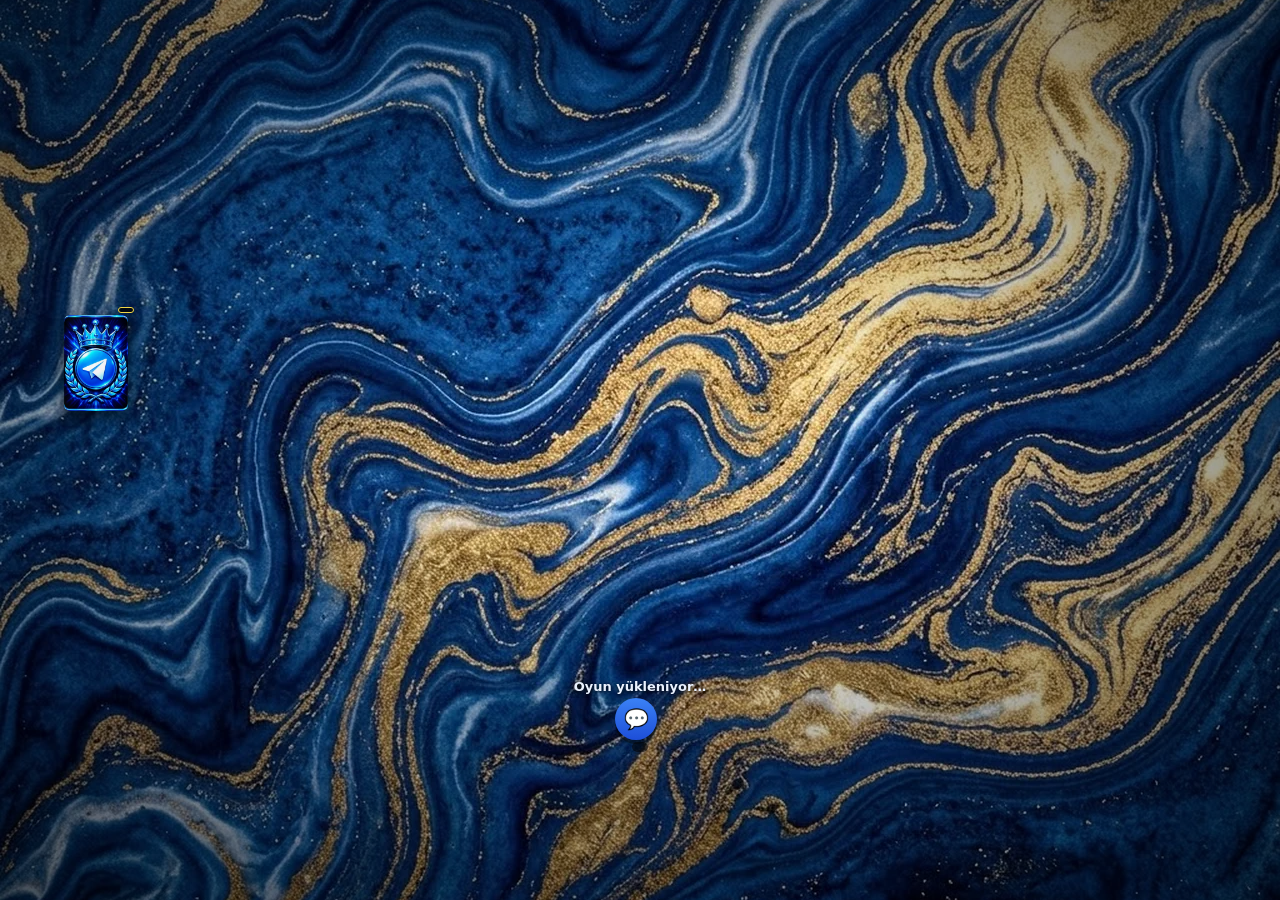
<file: games/batak.html>
<!DOCTYPE html>
<html lang="tr" data-theme="dark">
<head>
<script>(function(){try{if(localStorage.getItem('gameon.sound')==='0'){const c=AudioNode.prototype.connect;AudioNode.prototype.connect=function(d){if(typeof AudioDestinationNode!=='undefined'&&d instanceof AudioDestinationNode)return d;return c.apply(this,arguments)}}}catch(e){}})();</script>
<script>const GO={on:null,set(v,r){v=!!v;if(this.on===v)return;this.on=v;try{parent.postMessage({gameon:v?'start':'end',ranking:r},'*')}catch(e){}}};</script>
<meta charset="utf-8">
<meta name="viewport" content="width=device-width, initial-scale=1, maximum-scale=1, user-scalable=no, viewport-fit=cover">
<meta name="color-scheme" content="dark">
<title>Batak</title>
<style>
:root{color-scheme:dark;--cw:clamp(52px,16vw,80px);--ink:#eaf2ff}
*{box-sizing:border-box;margin:0;padding:0;-webkit-tap-highlight-color:transparent}
html,body{height:100%;overflow:hidden}
body{color:var(--ink);font-family:system-ui,-apple-system,"Segoe UI",Roboto,sans-serif;user-select:none;-webkit-user-select:none;touch-action:manipulation;
 background:#0a1a3a url(../assets/batak/masa-telefon.webp) center/cover no-repeat}
@media (min-aspect-ratio:1/1){body{background-image:url(../assets/batak/masa-tablet.webp)}}
@media (min-aspect-ratio:3/2){body{background-image:url(../assets/batak/masa-pc.webp)}}
body:before{content:"";position:fixed;inset:0;background:radial-gradient(ellipse at 50% 45%,#0000 20%,#000a 100%);pointer-events:none}
#app{position:fixed;inset:0;display:flex;flex-direction:column;padding:env(safe-area-inset-top,0) env(safe-area-inset-right,0) env(safe-area-inset-bottom,0) env(safe-area-inset-left,0)}
#info{display:flex;justify-content:center;gap:8px;flex-wrap:wrap;padding:42px 8px 0;font-size:12px;font-weight:800}
#info span{background:#000a;border:1px solid #fde04788;border-radius:999px;padding:3px 10px;white-space:nowrap}
#opps{display:flex;justify-content:space-around;gap:6px;padding:6px 6px 0}
.opp{position:relative;display:flex;flex-direction:column;align-items:center;gap:3px;min-width:0;flex:1;max-width:34%}
.pl{display:flex;align-items:center;gap:6px;padding:3px 9px 3px 3px;border-radius:999px;background:rgba(0,0,0,.55);border:2px solid transparent;max-width:100%}
.pl img{width:28px;height:28px;border-radius:50%;object-fit:cover;flex:none}
.pl b{font-size:12px;white-space:nowrap;overflow:hidden;text-overflow:ellipsis}
.pl i{font-style:normal;font-size:11px;font-weight:800;background:#fde047;color:#111;border-radius:999px;padding:1px 7px;flex:none}
.pl em{font-style:normal;font-size:11px;font-weight:800;color:#93c5fd;flex:none}
.opp.act .pl,#me.act .pl{border-color:#fde047;box-shadow:0 0 14px #fde047aa}
.fan{display:flex;height:calc(var(--cw)*.62);align-items:flex-end;justify-content:center;max-width:100%;overflow:hidden}
.fan img{width:calc(var(--cw)*.36);margin-left:calc(var(--cw)*-.2);filter:drop-shadow(0 2px 3px #0008)}.fan img:first-child{margin-left:0}
.fan .cn{align-self:center;margin-left:6px;background:#000b;border:1px solid #fde047;border-radius:999px;font:800 11px system-ui;padding:1px 7px;flex:none}
#felt{flex:1;min-height:0;position:relative;margin:4px 0}
#deck{position:absolute;left:5%;top:50%;transform:translateY(-50%);width:calc(var(--cw)*.8);opacity:.95}
#deck img{width:100%;display:block;filter:drop-shadow(0 6px 8px #000a)}
#deck:after{content:attr(data-n);position:absolute;right:-6px;top:-8px;background:#000c;border:1px solid #fde047;border-radius:999px;font:800 11px system-ui;padding:2px 7px;white-space:nowrap}
.tc{position:absolute;width:calc(var(--cw)*.95);filter:drop-shadow(0 5px 8px #000b);animation:drop .25s ease-out}
.tc.w{outline:3px solid #fde047;border-radius:8px}
.p0{left:50%;bottom:4%;transform:translateX(-50%) rotate(-3deg)}.p1{right:14%;top:50%;transform:translateY(-50%) rotate(8deg)}
.p2{left:50%;top:4%;transform:translateX(-50%) rotate(4deg)}.p3{left:14%;top:50%;transform:translateY(-50%) rotate(-8deg)}
@keyframes drop{from{opacity:0;scale:1.3}}
#status{text-align:center;font-size:13px;font-weight:800;min-height:18px;padding:2px 8px;text-shadow:0 1px 4px #000}
#bar{display:flex;justify-content:center;gap:8px;min-height:46px;align-items:center;flex-wrap:wrap;padding:0 8px}
.rb{border:0;border-radius:50%;width:42px;height:42px;font-size:20px;color:#fff;cursor:pointer;flex:none;box-shadow:0 4px 0 #0006;background:linear-gradient(#3b82f6,#1d4ed8)}
.bb{border:0;border-radius:10px;min-width:34px;padding:9px 6px;font:900 14px system-ui;color:#111;background:linear-gradient(#fde047,#d4a017);box-shadow:0 3px 0 #7c5a00;cursor:pointer}
.bb:disabled{opacity:.25;box-shadow:none}.bb.pas{background:linear-gradient(#ef4444,#b91c1c);color:#fff;padding:9px 14px}
.sb{width:54px;height:54px;border-radius:14px;border:3px solid #fff8;font-size:30px;cursor:pointer;background:#fff;box-shadow:0 4px 0 #0006}
#me{position:relative;display:flex;flex-direction:column;align-items:center;gap:4px}
#hand{display:flex;justify-content:safe center;align-items:flex-end;overflow-x:auto;width:100%;padding:16px 14px 8px;min-height:calc(var(--cw)*1.5 + 24px);scrollbar-width:none}
#hand::-webkit-scrollbar{display:none}
.card{flex:none;width:var(--cw);margin-left:calc(var(--cw)*-.58);filter:drop-shadow(0 3px 5px #000a);transition:transform .15s;cursor:pointer}
.card:first-child{margin-left:0}.card.ok{transform:translateY(-14px)}.card.no{filter:brightness(.5) drop-shadow(0 3px 5px #000a)}
.bub{position:absolute;z-index:20;left:50%;transform:translateX(-50%);top:-6px;max-width:200px;background:#fff;color:#111;border-radius:14px;padding:6px 10px;font:700 13px system-ui;box-shadow:0 4px 12px #0008;animation:pop .2s ease-out;pointer-events:none;word-break:break-word;text-align:center}
.bub:after{content:"";position:absolute;left:50%;bottom:-6px;transform:translateX(-50%) rotate(45deg);width:12px;height:12px;background:inherit}
.bub.stk{background:transparent;box-shadow:none;padding:0}.bub.stk:after{display:none}.bub.stk img{width:150px;display:block;filter:drop-shadow(0 4px 8px #000a)}
.bub.pass{background:#fde047;font-weight:900;letter-spacing:1px}
#me .bub{top:-34px}
@keyframes pop{from{transform:translateX(-50%) scale(.6);opacity:0}}
#chat{position:absolute;left:0;right:0;bottom:0;z-index:40;background:#0b1226f2;border-top:1px solid #3b82f655;border-radius:18px 18px 0 0;padding:10px 10px calc(10px + env(safe-area-inset-bottom));display:none;flex-direction:column;gap:8px}
#chat.on{display:flex}
#stk{display:flex;gap:8px;overflow-x:auto;padding:2px 2px 6px;scrollbar-width:none}#stk::-webkit-scrollbar{display:none}
#stk img{height:42px;flex:none;border-radius:10px;cursor:pointer;filter:drop-shadow(0 2px 4px #0008)}#stk.cd img{opacity:.4}
#emo{display:flex;gap:6px;overflow-x:auto;scrollbar-width:none}#emo button{flex:none;border:0;background:#1b2a4a;border-radius:10px;font-size:20px;padding:4px 8px}
#crow{display:flex;gap:8px}
#cin{flex:1;min-width:0;border:1px solid #3b82f666;border-radius:12px;background:#10203f;color:#fff;padding:10px;font:600 15px system-ui;outline:0}
#csend{border:0;border-radius:12px;padding:0 14px;min-width:74px;font:800 14px system-ui;color:#fff;background:linear-gradient(#3b82f6,#1d4ed8)}#csend:disabled{background:#334155}
#cx{position:absolute;right:10px;top:-34px;border:0;background:#0b1226;color:#fff;border-radius:12px;padding:6px 12px;font:800 12px system-ui}
#toast{position:fixed;left:50%;top:36%;transform:translateX(-50%);z-index:70;background:#000c;color:#fff;font:800 14px system-ui;padding:8px 16px;border-radius:14px;opacity:0;pointer-events:none;transition:opacity .2s;text-align:center;max-width:80vw}#toast.on{opacity:1}
#ov{position:fixed;inset:0;z-index:65;background:#000c;display:none;align-items:center;justify-content:center;padding:18px}#ov.on{display:flex}
.ecard{background:linear-gradient(#14213d,#0a1020);border:1px solid #1e3a8a;border-radius:20px;padding:18px;width:100%;max-width:360px;text-align:center}
.ecard h1{font-size:22px;margin-bottom:10px}
.rk{display:flex;align-items:center;gap:8px;background:#ffffff10;border-radius:12px;padding:6px 10px;margin-bottom:6px;text-align:left;font-weight:800;font-size:13px}
.rk img{width:28px;height:28px;border-radius:50%}.rk span{margin-left:auto;color:#fde047;font-size:12px;text-align:right}
.ecard button{display:block;width:100%;margin-top:8px;padding:12px;border-radius:12px;border:0;font:800 15px system-ui;color:#fff;background:linear-gradient(#3b82f6,#1d4ed8);cursor:pointer}
.ecard small{display:block;color:#9fb4d8;margin-top:6px;font-size:12px}
@media (orientation:landscape) and (max-height:520px){:root{--cw:clamp(38px,9.5vh,54px)}#info{padding-top:4px}#hand{padding:6px 14px 2px;min-height:calc(var(--cw)*1.5 + 4px)}#bar{min-height:34px}}
</style>
</head>
<body>
<div id="app">
  <div id="info"></div>
  <div id="opps"></div>
  <div id="felt"><div id="deck" data-n=""><img src="../assets/batak/arka.webp" alt="deste"></div></div>
  <div id="status">Oyun yükleniyor…</div>
  <div id="bar"><button class="rb" id="cbtn">💬</button><span id="ctl"></span></div>
  <div id="me"><div class="pl" id="mepl"></div><div id="hand"></div></div>
</div>
<div id="chat"><button id="cx">Kapat ✕</button><div id="stk"></div><div id="emo"></div><div id="crow"><input id="cin" maxlength="80" placeholder="Mesaj yaz…" autocomplete="off"><button id="csend">Gönder</button></div></div>
<div id="toast"></div>
<div id="ov"><div class="ecard" id="ecard"></div></div>
<script>
const $=id=>document.getElementById(id);
const SN=['maca','kupa','karo','sinek'],SY=['♠','♥','♦','♣'],SC=['#111','#dc2626','#dc2626','#111'],STK=['basliyorum','sahibi','curret','yenilmeye','uno','cay'];
const post=o=>{try{parent.postMessage(o,'*')}catch(e){}},esc=t=>String(t).replace(/[&<>"]/g,c=>({"&":"&amp;","<":"&lt;",">":"&gt;",'"':"&quot;"}[c]));
const src=k=>'../assets/batak/'+SN[k/13|0]+'_'+(k%13===12?'01':String(k%13+2).padStart(2,'0'))+'.webp';
let S=null,ME=0,lastEv=null,lastChat=null,handKey='',cdUntil=0,rpcN=0,ctlKey='';const rpcW={};
const rpc=(path,body)=>new Promise(res=>{const id=++rpcN;rpcW[id]=res;post({gameon:'rpc',id,method:'POST',path,body});setTimeout(()=>{if(rpcW[id]){delete rpcW[id];res(null)}},10000)});
const toast=m=>{const t=$('toast');t.textContent=m;t.classList.add('on');clearTimeout(toast.t);toast.t=setTimeout(()=>t.classList.remove('on'),1600)};
async function act(path,body){const r=await rpc('/batak/'+path,body||{});if(r){if(r.room)apply(r.room);if(r.error&&r.error!=='wait')toast({illegal:'Bu hamle yapılamaz',ended:'Oyun bitti'}[r.error]||'Hata')}return r}
const nm=p=>p.username?'@'+p.username:(p.first_name||'Oyuncu'),P=s=>S.players[s];
function bubble(seat,content,cls){const host=seat===ME?$('me'):document.querySelector('.opp[data-s="'+seat+'"]');if(!host)return;host.querySelectorAll('.bub').forEach(b=>b.remove());
 const b=document.createElement('div');b.className='bub '+(cls||'');if(content.sticker){b.className='bub stk';b.innerHTML='<img src="../assets/stk/'+content.sticker+'.webp" alt="">'}else b.textContent=content.text||content;
 host.appendChild(b);setTimeout(()=>b.remove(),content.sticker?5200:3800)}
function beep(f,d){try{const a=beep.a||(beep.a=new (window.AudioContext||window.webkitAudioContext)());const o=a.createOscillator(),g=a.createGain();o.frequency.value=f;g.gain.value=.05;o.connect(g);g.connect(a.destination);o.start();o.stop(a.currentTime+d)}catch(e){}}
function apply(room){S=room;const b=room.batak;if(!b)return;
 if(lastEv===null){lastEv=b.evn;lastChat=b.chat.length?b.chat[b.chat.length-1].id:0;if(room.status==='playing')GO.set(true)}
 const order=[3,2,1].map(i=>(ME+i)%4),playing=room.status==='playing';
 const opps=$('opps'),ok=order.join()+room.players.map(p=>p.id).join();
 if(opps.dataset.k!==ok){opps.dataset.k=ok;opps.innerHTML=order.map(s=>'<div class="opp" data-s="'+s+'"><div class="pl"><img src="../profil/'+(P(s).avatar||'profil1')+'.webp" alt=""><b>'+esc(nm(P(s)))+'</b><i></i><em></em></div><div class="fan"></div></div>').join('')}
 order.forEach(s=>{const el=opps.querySelector('[data-s="'+s+'"]'),c=b.counts[s];el.classList.toggle('act',b.turn===s&&playing);el.querySelector('i').textContent=b.score[s];el.querySelector('em').textContent=b.phase==='play'||b.phase==='summary'?'✋'+b.won[s]:'';
  const f=el.querySelector('.fan'),k=Math.min(c,6);if(f.dataset.c!==String(c)){f.dataset.c=c;f.innerHTML=Array.from({length:k},()=>'<img src="../assets/batak/arka.webp" alt="">').join('')+'<b class="cn">'+c+'</b>'}});
 const me=P(ME);$('mepl').innerHTML='<img src="../profil/'+(me.avatar||'profil1')+'.webp" alt=""><b>'+esc(nm(me))+'</b><i>'+b.score[ME]+'</i><em>'+(b.phase==='play'||b.phase==='summary'?'✋'+b.won[ME]:'')+'</em>';$('me').classList.toggle('act',b.turn===ME&&playing);
 $('info').innerHTML='<span>El '+b.hand_no+'/'+b.rounds+'</span>'+(b.bidder!=null&&b.phase!=='bid'?'<span>İhale: '+esc(nm(P(b.bidder)))+' '+b.bid+'</span>':'')+(b.trump!=null?'<span style="color:'+(b.trump%3===0&&b.trump!==1?'#e5e7eb':'#fca5a5')+'">Koz: '+SY[b.trump]+'</span>':'');
 $('deck').dataset.n='El '+b.hand_no+'/'+b.rounds;
 // yerdeki kartlar
 const fe=$('felt');fe.querySelectorAll('.tc').forEach(x=>x.remove());let ws=-1;if(b.clearing){let hi=null;ws=null}
 b.trick.forEach(([s,k])=>{const im=document.createElement('img');im.className='tc p'+((s-ME+4)%4);im.src=src(k);fe.appendChild(im)});
 // durum + kontroller
 const st=b.phase==='bid'?(b.turn===ME?'İhale sırası sende':'İhale: '+nm(P(b.turn))+(b.bid?' · en yüksek '+b.bid:'')):b.phase==='trump'?(b.turn===ME?'Kozu seç':nm(P(b.turn))+' koz seçiyor'):b.phase==='play'?(b.turn===ME?(b.clearing?'…':'Sıra sende'):'Sıra: '+nm(P(b.turn))):b.phase==='summary'?'El bitti':'Oyun bitti';$('status').textContent=st;
 const ck=b.phase+'|'+b.canBid.join()+'|'+b.pickTrump+'|'+b.bid;
 if(ck!==ctlKey){ctlKey=ck;let h='';
  if(b.canBid.length){h=[5,6,7,8,9,10,11,12,13].map(n=>'<button class="bb" data-n="'+n+'" '+(b.canBid.includes(n)?'':'disabled')+'>'+n+'</button>').join('')+(b.canBid.includes(0)?'<button class="bb pas" data-n="0">PAS</button>':'')}
  else if(b.pickTrump)h=SY.map((s,i)=>'<button class="sb" data-s="'+i+'" style="color:'+SC[i]+'">'+s+'</button>').join('');
  $('ctl').innerHTML=h}
 const key=b.hand.join()+'|'+b.legal.join()+'|'+b.phase+(b.turn===ME);
 if(key!==handKey){handKey=key;const sorted=b.hand.slice().sort((x,y)=>(x/13|0)-(y/13|0)||y%13-x%13),my=b.phase==='play'&&b.turn===ME&&playing;
  $('hand').innerHTML=sorted.map(k=>'<img class="card '+(my?(b.legal.includes(k)?'ok':'no'):'')+'" data-k="'+k+'" src="'+src(k)+'" alt="">').join('')}
 b.ev.filter(e=>e.i>lastEv).forEach(e=>{lastEv=e.i;
  if(e.t==='bid')bubble(e.seat,e.n?('İhale '+e.n):'PAS','pass');
  else if(e.t==='won_bid')toast('🏆 İhale '+nm(P(e.seat))+' '+e.n);
  else if(e.t==='trump'){toast('Koz: '+SY[e.s]);beep(660,.1)}
  else if(e.t==='trick'){bubble(e.seat,'+1 el','pass');beep(440,.08)}
  else if(e.t==='play')beep(520,.05)});
 b.chat.filter(m=>m.id>lastChat).forEach(m=>{lastChat=m.id;bubble(m.seat,m.sticker?{sticker:m.sticker}:{text:m.text})});
 const ov=$('ov');
 if(b.phase==='summary'&&b.summary){const s=b.summary;$('ecard').innerHTML='<h1>El '+s.no+' bitti</h1><small style="margin:0 0 8px">'+esc(nm(P(s.bidder)))+' '+s.bid+' ihale aldı: '+(s.ok?'✔ tuttu':'✘ yattı')+'</small>'+[0,1,2,3].map(i=>'<div class="rk"><img src="../profil/'+(P(i).avatar||'profil1')+'.webp" alt="">'+esc(nm(P(i)))+'<span>✋'+s.tricks[i]+' · '+(s.delta[i]>0?'+':'')+s.delta[i]+'<br>toplam '+b.score[i]+'</span></div>').join('')+'<small>Sonraki el birazdan başlıyor…</small>';ov.classList.add('on')}
 else if(room.status==='done')showEnd(room);else ov.classList.remove('on')}
function showEnd(room){const b=room.batak,rk=[0,1,2,3].sort((a,c)=>b.score[c]-b.score[a]||a-c),pts=room.points||{},my=String(P(ME).id),note=room.notes&&room.notes[my];
 $('ecard').innerHTML='<h1>'+(b.winner===ME?'🏆 Kazandın!':'Oyun bitti')+'</h1>'+rk.map((s,i)=>'<div class="rk"><b>'+(i+1)+'.</b><img src="../profil/'+(P(s).avatar||'profil1')+'.webp" alt="">'+esc(nm(P(s)))+'<span>'+b.score[s]+' puan'+(pts[String(P(s).id)]?' · +'+pts[String(P(s).id)]+'⭐':'')+'</span></div>').join('')+
  (room.bots?'<small>Botlu oyunda puan verilmez</small>':note?'<small>'+{short:'Oyun çok kısa sürdü: puan verilmedi',pair:'Aynı oyuncularla günlük puan sınırı doldu',cap:'Günlük puan sınırına ulaştın'}[note]+'</small>':'')+
  '<button data-c="x">Kapat</button><small>Aynı kişilerle tekrar için üstteki “🔁 Rövanş” düğmesine bas</small>';$('ov').classList.add('on');GO.set(false)}
$('ecard').onclick=e=>{if(e.target.dataset.c==='x')$('ov').classList.remove('on')};
$('hand').onclick=e=>{const k=e.target.dataset&&e.target.dataset.k;if(k===undefined||!S)return;const b=S.batak,kk=+k;
 if(b.phase!=='play')return toast(b.phase==='bid'?'Önce ihale':'Kozu bekle');if(b.turn!==ME)return toast('Sıra sende değil');
 if(!b.legal.includes(kk))return toast('Bu kartı atamazsın (renk/koz/yükseltme kuralı)');act('play',{card:kk})};
$('ctl').onclick=e=>{const d=e.target.dataset;if(d.n!==undefined)act('bid',{n:+d.n});else if(d.s!==undefined)act('trump',{s:+d.s})};
$('stk').innerHTML=STK.map(s=>'<img src="../assets/stk/'+s+'.webp" data-s="'+s+'" alt="">').join('');
$('emo').innerHTML=['😀','😂','😡','😎','👍','😭','🔥','🎉','🤔','😴'].map(e=>'<button>'+e+'</button>').join('');
$('emo').onclick=e=>{if(e.target.tagName==='BUTTON'){const i=$('cin');i.value=(i.value+e.target.textContent).slice(0,80);i.focus()}};
$('cbtn').onclick=()=>$('chat').classList.toggle('on');$('cx').onclick=()=>$('chat').classList.remove('on');
async function sendChat(body){const left=Math.ceil((cdUntil-Date.now())/1000);if(left>0)return toast('⏱ '+left+' sn bekle');
 const r=await act('chat',body);if(r&&r.ok){cdUntil=Date.now()+5000;$('cin').value='';$('chat').classList.remove('on')}else if(r&&r.error==='wait')cdUntil=Date.now()+r.wait*1000}
$('stk').onclick=e=>{if(e.target.dataset.s)sendChat({sticker:e.target.dataset.s})};
$('csend').onclick=()=>{const t=$('cin').value.trim();if(t)sendChat({text:t})};$('cin').onkeydown=e=>{if(e.key==='Enter')$('csend').click()};
setInterval(()=>{const left=Math.ceil((cdUntil-Date.now())/1000),bt=$('csend');bt.disabled=left>0;bt.textContent=left>0?'⏱ '+left:'Gönder';$('stk').classList.toggle('cd',left>0)},250);
addEventListener('message',e=>{const d=e.data||{};if(e.source!==parent)return;
 if(d.gameon==='rpc-res'){const f=rpcW[d.id];if(f){delete rpcW[d.id];f(d.res)}}
 else if(d.gameon==='init'){ME=d.me|0;if(d.state)apply(d.state)}
 else if(d.gameon==='state'&&d.s)apply(d.s)});
post({gameon:'ready'});
</script>
</body>
</html>
</file>
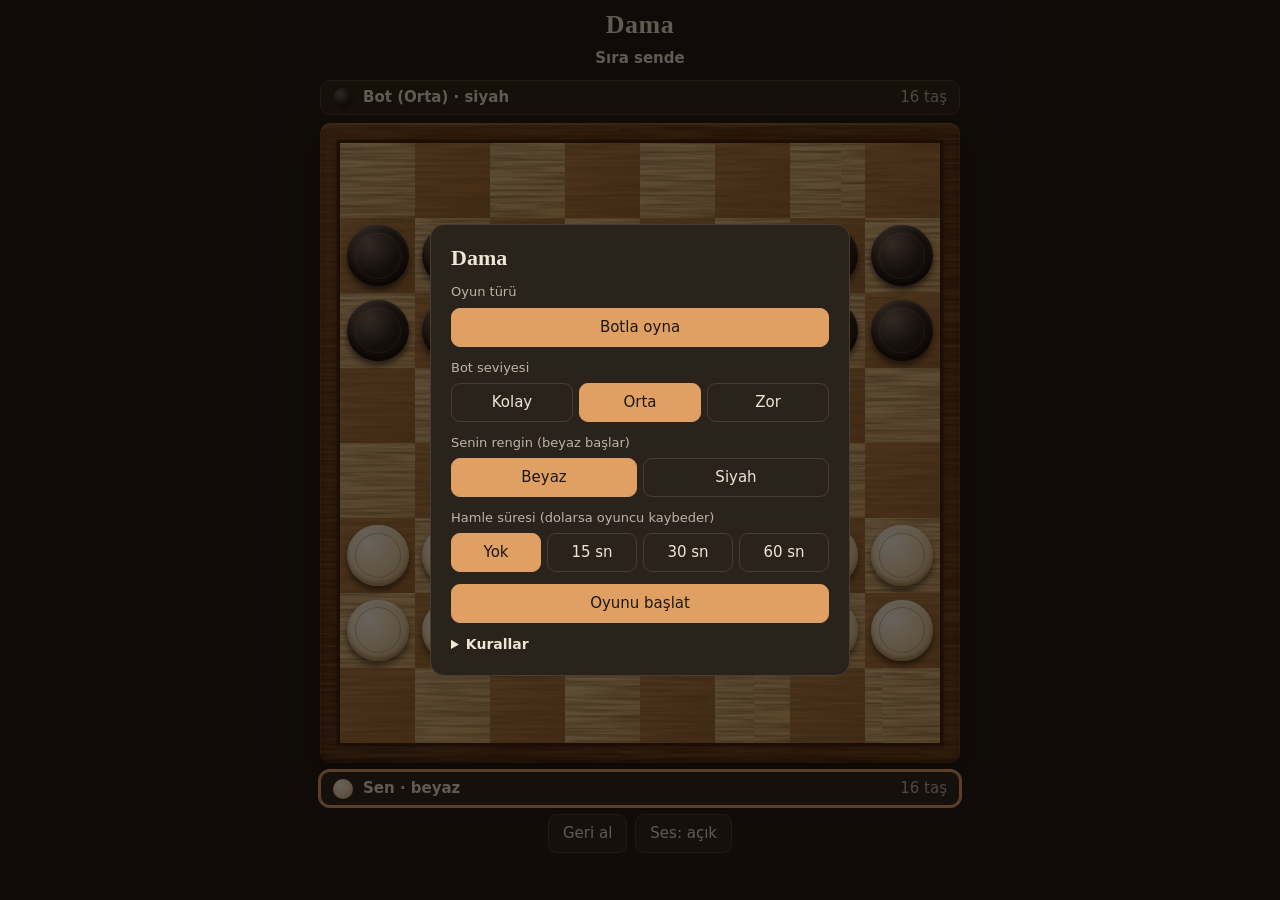
<file: games/dama.html>
<!DOCTYPE html>
<html lang="tr" data-theme="dark">
<head>
<script>(function(){try{if(localStorage.getItem('gameon.sound')==='0'){const c=AudioNode.prototype.connect;AudioNode.prototype.connect=function(d){if(typeof AudioDestinationNode!=='undefined'&&d instanceof AudioDestinationNode)return d;return c.apply(this,arguments)};const p=HTMLMediaElement.prototype.play;HTMLMediaElement.prototype.play=function(){this.muted=true;return p.apply(this,arguments)}}}catch(e){}})();</script>

<script>const GO={on:null,set(v,r){v=!!v;if(this.on===v)return;this.on=v;try{parent.postMessage({gameon:v?'start':'end',ranking:r},'*')}catch(e){}}};</script>

<meta charset="utf-8">
<meta name="viewport" content="width=device-width, initial-scale=1, viewport-fit=cover">
<title>Dama</title>
<style>
:root{box-sizing:border-box;padding-top:env(safe-area-inset-top,0px);padding-bottom:env(safe-area-inset-bottom,0px);
--bg:#e8e0d2;--fg:#2a1f14;--panel:#f6f0e5;--line:#cdbfa6;--accent:#8a4b1c;color-scheme:light;
--grain:url("data:image/svg+xml,%3Csvg xmlns='http://www.w3.org/2000/svg' width='300' height='300'%3E%3Cfilter id='n'%3E%3CfeTurbulence type='fractalNoise' baseFrequency='.012 .32' numOctaves='3' seed='7'/%3E%3CfeColorMatrix values='0 0 0 0 .22 0 0 0 0 .11 0 0 0 0 .03 0 0 0 1.3 -.42'/%3E%3C/filter%3E%3Crect width='100%25' height='100%25' filter='url(%23n)'/%3E%3C/svg%3E")}
html{scroll-padding-top:env(safe-area-inset-top,0px);height:100%}
@media (prefers-color-scheme:dark){:root:not([data-theme="light"]){--bg:#1c1713;--fg:#efe5d3;--panel:#2a231c;--line:#4a3d2f;--accent:#e0a064;color-scheme:dark}}
:root[data-theme="dark"]{--bg:#1c1713;--fg:#efe5d3;--panel:#2a231c;--line:#4a3d2f;--accent:#e0a064;color-scheme:dark}
*{box-sizing:border-box}
body{margin:0;min-height:100%;background:var(--bg);color:var(--fg);font:15px/1.4 system-ui,-apple-system,"Segoe UI",sans-serif;display:flex;flex-direction:column;align-items:center;gap:10px;padding:10px 8px 16px;-webkit-tap-highlight-color:transparent}
h1{margin:2px 0 0;font:600 26px/1 "Palatino Linotype",Palatino,"Book Antiqua",Georgia,serif;letter-spacing:.02em}
#msg{min-height:22px;font-weight:600;text-align:center}
#wrap{--bs:min(94vw,calc(100svh - 250px),640px);width:var(--bs);display:flex;flex-direction:column;gap:8px}
.chip{display:flex;align-items:center;gap:10px;padding:6px 12px;border:1px solid var(--line);border-radius:10px;background:var(--panel);transition:box-shadow .2s,border-color .2s}
.chip.on{border-color:var(--accent);box-shadow:0 0 0 2px var(--accent)}
.chip .sw{width:20px;height:20px;border-radius:50%;flex:none}
.chip b{flex:1}.chip em{font-style:normal;opacity:.75}
.sw.w,.p.w i{background:radial-gradient(circle at 35% 30%,#fffaf0,#efdcb4 48%,#c9a56d 100%)}
.sw.b,.p.b i{background:radial-gradient(circle at 35% 30%,#76655a,#2b221d 48%,#0b0806 100%)}
.frame{width:var(--bs);height:var(--bs);padding:3.2%;border-radius:10px;background:var(--grain),linear-gradient(135deg,#6e3c18,#4b2711 50%,#60340f);background-size:300px 300px,100% 100%;box-shadow:0 18px 40px rgba(0,0,0,.45),inset 0 2px 3px rgba(255,200,140,.35),inset 0 -3px 6px rgba(0,0,0,.5)}
#board{position:relative;width:100%;height:100%;font-size:calc(var(--bs)/100);display:grid;grid-template-columns:repeat(8,1fr);grid-template-rows:repeat(8,1fr);box-shadow:0 0 0 .5em #3a1d0b,0 0 1.2em 0 rgba(0,0,0,.7);touch-action:manipulation;user-select:none}
.sq{position:relative;background-size:300px 300px,100% 100%}
.sq.l{background-image:var(--grain),linear-gradient(135deg,#ecc994,#d9ae70)}
.sq.d{background-image:var(--grain),linear-gradient(135deg,#bd854d,#a26b36)}
.sq.last{box-shadow:inset 0 0 0 .35em rgba(255,235,120,.45)}
.sq.tgt{cursor:pointer}
.sq.tgt::after{content:"";position:absolute;inset:34%;border-radius:50%;background:rgba(40,120,50,.75);box-shadow:0 0 .8em rgba(255,255,255,.6)}
#pcs{position:absolute;inset:0;pointer-events:none}
.p{position:absolute;width:12.5%;height:12.5%;transition:left .3s ease,top .3s ease,opacity .3s,transform .3s}
.p i{position:absolute;inset:9%;border-radius:50%;box-shadow:0 .7em 1em rgba(0,0,0,.55),inset 0 -.5em .7em rgba(90,55,15,.4),inset 0 .3em .4em rgba(255,255,255,.55);transition:transform .15s}
.p.b i{box-shadow:0 .7em 1em rgba(0,0,0,.6),inset 0 -.5em .7em rgba(0,0,0,.7),inset 0 .3em .5em rgba(255,255,255,.22)}
.p i::before{content:"";position:absolute;inset:13%;border-radius:50%;border:.15em solid rgba(0,0,0,.22);box-shadow:0 .1em .1em rgba(255,255,255,.35)}
.p.b i::before{border-color:rgba(255,255,255,.12);box-shadow:none}
.p.k i::after{content:"♛";position:absolute;inset:0;display:grid;place-items:center;font-size:5.2em;line-height:1;color:#8c5a12;text-shadow:0 .1em 0 rgba(255,255,255,.5)}
.p.k.b i::after{color:#e9bd5c;text-shadow:0 .1em .1em rgba(0,0,0,.8)}
.p{pointer-events:auto}
.p.can i{outline:.35em solid rgba(255,205,70,.85);outline-offset:.05em}
.p.sel i{transform:translateY(-.5em) scale(1.07)}
.p.dead{opacity:.3;transform:scale(.8);pointer-events:none}
.bar{display:flex;gap:8px;justify-content:center;flex-wrap:wrap}
button{font:inherit;padding:8px 14px;border-radius:9px;border:1px solid var(--line);background:var(--panel);color:var(--fg);cursor:pointer}
button:hover{border-color:var(--accent)}
button:focus-visible{outline:3px solid var(--accent);outline-offset:2px}
button.pri{background:var(--accent);border-color:var(--accent);color:#fff}
:root:not([data-theme="light"]) button.pri{color:#1c1713}
.ov{position:fixed;inset:0;background:rgba(10,6,3,.62);display:none;align-items:center;justify-content:center;padding:16px;z-index:9}
.ov.show{display:flex}
.card{width:min(420px,100%);max-height:100%;overflow:auto;background:var(--panel);border:1px solid var(--line);border-radius:14px;padding:20px;display:flex;flex-direction:column;gap:12px}
.card h2{margin:0;font:600 22px "Palatino Linotype",Palatino,Georgia,serif}
.seg{display:flex;gap:6px}.seg button{flex:1}
.seg button.sel{background:var(--accent);border-color:var(--accent);color:#fff}
:root:not([data-theme="light"]) .seg button.sel{color:#1c1713}
.lab{font-size:13px;opacity:.75;margin-bottom:-6px}
details{font-size:14px}summary{cursor:pointer;font-weight:600}
details ul{margin:8px 0 0;padding-left:18px}
.nofx .p{transition:none}.chip em.warn{color:#c0392b;font-weight:700;opacity:1}
@media (prefers-reduced-motion:reduce){.p,.p i{transition:none}}
#bMenu,#bNew,#bAgain{display:none!important}
</style>
</head>
<body>
<h1>Dama</h1>
<div id="msg"></div>
<div id="wrap">
  <div class="chip" id="chT"><span class="sw"></span><b></b><em></em></div>
  <div class="frame"><div id="board"><div id="pcs"></div></div></div>
  <div class="chip" id="chB"><span class="sw"></span><b></b><em></em></div>
  <div class="bar"><button id="bMenu">Menü</button><button id="bUndo">Geri al</button><button id="bSnd">Ses: açık</button><button id="bNew">Yeni oyun</button></div>
</div>

<div class="ov show" id="menu"><div class="card">
  <h2>Dama</h2>
  <div class="lab">Oyun türü</div>
  <div class="seg" data-k="bot"><button data-v="1" class="sel">Botla oyna</button></div>
  <div id="botOpts" style="display:contents">
    <div class="lab">Bot seviyesi</div>
    <div class="seg" data-k="lv"><button data-v="0">Kolay</button><button data-v="1" class="sel">Orta</button><button data-v="2">Zor</button></div>
    <div class="lab">Senin rengin (beyaz başlar)</div>
    <div class="seg" data-k="human"><button data-v="0" class="sel">Beyaz</button><button data-v="1">Siyah</button></div>
  </div>
  <div id="twoOpts" style="display:none;flex-direction:column;gap:12px"><div class="lab">İki oyuncu aynı cihazda sırayla oynar. Beyaz başlar.</div><div class="lab">Tahta her hamlede çevrilsin mi?</div><div class="seg" data-k="rot"><button data-v="0" class="sel">Hayır</button><button data-v="1">Evet</button></div></div>
  <div class="lab">Hamle süresi (dolarsa oyuncu kaybeder)</div>
  <div class="seg" data-k="time"><button data-v="0" class="sel">Yok</button><button data-v="15">15 sn</button><button data-v="30">30 sn</button><button data-v="60">60 sn</button></div>
  <button class="pri" id="bStart">Oyunu başlat</button>
  <details><summary>Kurallar</summary><ul>
    <li>Taşlar ileri ve yana birer kare gider. Geri ve çapraz gidemez.</li>
    <li>Taş almak zorunludur. Birden fazla yol varsa en çok taş alan yol seçilmelidir.</li>
    <li>Taş, önündeki veya yanındaki rakip taşın üstünden, hemen arkasındaki boş kareye atlayarak alır. Geriye alamaz.</li>
    <li>Son sıraya ulaşan taş dama olur. Dama düz çizgide istediği kadar ilerler; arada boş kareler varsa uzaktaki rakip taşı da alır ve arkasındaki boş karelerden birine iner.</li>
    <li>Alınan taşlar hamle bitince tahtadan kalkar. Aynı taş bir hamlede iki kez alınamaz.</li>
    <li>Hamlesi kalmayan veya taşı biten kaybeder. Yalnız damalarla 20 hamlede sonuç çıkmazsa oyun berabere biter.</li>
  </ul></details>
</div></div>

<div class="ov" id="end"><div class="card"><h2 id="endT"></h2><button class="pri" id="bAgain">Yeni oyun</button><button id="bView">Tahtaya bak</button></div></div>

<script>
const SND={drop:"[data-uri]",win:"[data-uri]"};
const $=s=>document.querySelector(s),sleep=t=>new Promise(r=>setTimeout(r,t));
const ROOM=new URLSearchParams(location.search).get('mode')==='room';let M=0,PN=['Beyaz','Siyah'],PA=['profil1','profil1'],rq=[],draining=false,started=false;
const post=o=>{try{parent.postMessage(o,'*')}catch(e){}},esc=t=>String(t).replace(/[&<>"]/g,c=>({"&":"&amp;","<":"&lt;",">":"&gt;",'"':"&quot;"}[c]));
const own=v=>v?(v<3?0:1):-1,isK=v=>v>0&&v%2===0,D=[[-1,0],[1,0],[0,-1],[0,1]];
/* ---- kurallar ---- */
function hops(b,p,pos,king,capd){
  const r=pos>>3,c=pos&7,out=[],fw=p?1:-1;
  for(const[dr,dc]of D){
    if(!king&&dr===-fw)continue;
    let rr=r+dr,cc=c+dc;
    if(king)while(rr>=0&&rr<8&&cc>=0&&cc<8&&b[rr*8+cc]===0){rr+=dr;cc+=dc}
    if(rr<0||rr>7||cc<0||cc>7)continue;
    const m=rr*8+cc;
    if(own(b[m])!==1-p||capd.includes(m))continue;
    let lr=rr+dr,lc=cc+dc;
    while(lr>=0&&lr<8&&lc>=0&&lc<8&&b[lr*8+lc]===0){out.push([lr*8+lc,m]);if(!king)break;lr+=dr;lc+=dc}
  }
  return out;
}
function seqs(b,p,pos){
  const v=b[pos],king=isK(v),res=[];b[pos]=0;
  (function go(at,capd,path){
    const h=hops(b,p,at,king,capd);
    if(!h.length){if(capd.length)res.push({from:pos,path:path.slice(),caps:capd.slice()});return}
    for(const[to,m]of h){capd.push(m);path.push(to);go(to,capd,path);capd.pop();path.pop()}
  })(pos,[],[]);
  b[pos]=v;return res;
}
function moves(b,p){
  let all=[],best=0;
  for(let i=0;i<64;i++)if(own(b[i])===p)for(const m of seqs(b,p,i)){
    if(m.caps.length>best){best=m.caps.length;all=[]}
    if(m.caps.length===best)all.push(m);
  }
  if(best)return all;
  const fw=p?1:-1;
  for(let i=0;i<64;i++)if(own(b[i])===p){
    const king=isK(b[i]),r=i>>3,c=i&7;
    for(const[dr,dc]of D){
      if(!king&&dr===-fw)continue;
      let rr=r+dr,cc=c+dc;
      while(rr>=0&&rr<8&&cc>=0&&cc<8&&b[rr*8+cc]===0){all.push({from:i,path:[rr*8+cc],caps:[]});if(!king)break;rr+=dr;cc+=dc}
    }
  }
  return all;
}
function apply(b,m){
  const v=b[m.from],p=own(v);b[m.from]=0;
  for(const c of m.caps)b[c]=0;
  const to=m.path[m.path.length-1];
  b[to]=(!isK(v)&&(to>>3)===(p?7:0))?(p?4:2):v;
}
/* ---- bot ---- */
function evalB(b){
  let s=0;
  for(let i=0;i<64;i++){const v=b[i];if(!v)continue;const p=own(v),r=i>>3,c=i&7;
    let x=isK(v)?330:100+(p?r-1:6-r)*7+(c>1&&c<6?2:0);
    s+=p?-x:x}
  return s;
}
let deadline,nodes;
function search(b,p,d,a,be){
  if(++nodes%400===0&&Date.now()>deadline)throw 0;
  const ms=moves(b,p);
  if(!ms.length)return p?99999+d:-(99999+d);
  if(d===0)return evalB(b);
  let bv=p?Infinity:-Infinity;
  for(const m of ms){
    const nb=b.slice();apply(nb,m);
    const v=search(nb,1-p,d-1,a,be);
    if(p){if(v<bv)bv=v;if(v<be)be=v}else{if(v>bv)bv=v;if(v>a)a=v}
    if(a>=be)break;
  }
  return bv;
}
function pick(b,p,lv){
  const ms=moves(b,p);if(ms.length===1)return ms[0];
  const cfg=[{d:1,t:60,r:1.4},{d:3,t:250,r:.05},{d:9,t:650,r:0}][lv];
  let best=ms[Math.random()*ms.length|0],order=ms;
  deadline=Date.now()+cfg.t;nodes=0;
  try{
    for(let d=1;d<=cfg.d;d++){
      let bv=p?Infinity:-Infinity,bm=null;const sc=[];
      for(const m of order){
        const nb=b.slice();apply(nb,m);
        const v=search(nb,1-p,d-1,-Infinity,Infinity)+Math.random()*cfg.r*100;
        sc.push([v,m]);if(p?v<bv:v>bv){bv=v;bm=m}
      }
      best=bm;sc.sort((x,y)=>p?x[0]-y[0]:y[0]-x[0]);order=sc.map(x=>x[1]);
    }
  }catch(e){}
  return best;
}
/* ---- oyun durumu ---- */
const cfg={bot:1,lv:1,human:0,rot:0,time:0};
let curFlip=false,tleft=null,tEnd=0,tmr=null,snd=true;
const AU={};for(const k in SND)AU[k]=new Audio(SND[k]);
const play=k=>{if(!snd)return;try{const a=AU[k];a.currentTime=0;a.play().catch(()=>{})}catch(e){}};
addEventListener('pointerdown',()=>{for(const k in AU){const a=AU[k];a.muted=true;a.play().then(()=>{a.pause();a.currentTime=0;a.muted=false}).catch(()=>{a.muted=false})}},{once:true});
let G,hist=[],S=null,busy=false,gen=0,idc=0;
const els={},sqs=[];
const flip=()=>curFlip;
function newGame(){
  gen++;busy=false;S=null;hist=[];idc=0;curFlip=ROOM?M===1:(cfg.bot?cfg.human===1:false);stopT();
  const b=new Int8Array(64),id=new Array(64).fill(0);
  for(let c=0;c<8;c++){b[8+c]=3;b[16+c]=3;b[40+c]=1;b[48+c]=1}
  for(let i=0;i<64;i++)if(b[i])id[i]=++idc;
  G={b,id,turn:0,hm:0,over:false,last:[]};GO.set(true);
  for(const k in els){els[k].remove();delete els[k]}
  buildSq();$('#end').classList.remove('show');
  render();startTurn();
}
function buildSq(){
  const bd=$('#board');bd.querySelectorAll('.sq').forEach(e=>e.remove());
  const f=flip();
  for(let dr=0;dr<8;dr++)for(let dc=0;dc<8;dc++){
    const r=f?7-dr:dr,c=f?7-dc:dc,e=document.createElement('div');
    e.className='sq '+((r+c)%2?'d':'l');e.dataset.i=r*8+c;
    e.style.backgroundPosition=`${Math.random()*300|0}px ${Math.random()*300|0}px,0 0`;
    bd.insertBefore(e,$('#pcs'));sqs[r*8+c]=e;
  }
}
function place(el,i){
  let r=i>>3,c=i&7;if(flip()){r=7-r;c=7-c}
  el.style.left=c*12.5+'%';el.style.top=r*12.5+'%';
}
function render(){
  for(const k in els)if(!G.id.includes(+k)){els[k].remove();delete els[k]}
  const cap=G.ml&&G.ml.length&&G.ml[0].caps.length&&!isBot(G.turn);
  const from=cap?new Set(G.ml.map(m=>m.from)):new Set();
  for(let i=0;i<64;i++){
    const id=G.id[i];if(!id)continue;
    let el=els[id];
    if(!el){el=els[id]=document.createElement('div');el.dataset.id=id;el.innerHTML='<i></i>';place(el,i);$('#pcs').appendChild(el)}
    el.className='p '+(own(G.b[i])?'b':'w')+(isK(G.b[i])?' k':'')+(from.has(i)?' can':'');
    place(el,i);
  }
  sqs.forEach((s,i)=>{s.classList.remove('tgt');s.classList.toggle('last',G.last.includes(i))});
  chips();
}
const isBot=p=>(cfg.bot&&p!==cfg.human)||(ROOM&&p!==M);
function chips(){
  const cnt=[0,0];for(let i=0;i<64;i++){const o=own(G.b[i]);if(o>=0)cnt[o]++}
  const bot=cfg.bot,bt=flip()?0:1,bb=1-bt,lv=['Kolay','Orta','Zor'][cfg.lv];
  const nm=p=>bot?(p===cfg.human?'Sen':'Bot ('+lv+')'):(p?'Siyah':'Beyaz');
  [['#chT',bt],['#chB',bb]].forEach(([s,p])=>{
    const e=$(s);e.querySelector('.sw').className='sw '+(p?'b':'w');
    if(ROOM)e.querySelector('b').innerHTML='<img src="../profil/'+PA[p]+'.webp" alt="" style="width:20px;height:20px;border-radius:50%;vertical-align:middle;margin-right:5px">'+esc(PN[p])+(p?' · siyah':' · beyaz');else e.querySelector('b').textContent=nm(p)+(bot?(p?' · siyah':' · beyaz'):'');
    const tl=tleft!=null&&G.turn===p&&!G.over;
    e.querySelector('em').textContent=(tl?'⏱ '+tleft+' sn · ':'')+cnt[p]+' taş';
    e.querySelector('em').classList.toggle('warn',tl&&tleft<=5);
    e.classList.toggle('on',!G.over&&G.turn===p);
  });
}
function msg(t){$('#msg').textContent=t}
function stopT(){clearInterval(tmr);tmr=null;tleft=null}
function startT(){
  if(!cfg.time)return;
  tEnd=Date.now()+cfg.time*1000;tleft=cfg.time;
  tmr=setInterval(()=>{
    if($('#menu').classList.contains('show')||$('#end').classList.contains('show')){tEnd+=250;return}
    tleft=Math.max(0,Math.ceil((tEnd-Date.now())/1000));chips();
    if(tleft<=0){stopT();finish(1-G.turn,'Süre doldu')}
  },250);
  chips();
}
async function startTurn(){
  stopT();const g=gen;
  G.ml=moves(G.b,G.turn);render();if(ROOM)post({gameon:'turn',seat:G.turn});
  if(!G.ml.length)return finish(1-G.turn);
  if(G.hm>=40)return finish(-1);
  if(!cfg.bot&&cfg.rot&&(G.turn===1)!==curFlip){
    busy=true;await sleep(550);if(g!==gen)return;
    curFlip=G.turn===1;buildSq();
    const pc=$('#pcs');pc.classList.add('nofx');render();void pc.offsetWidth;pc.classList.remove('nofx');busy=false;
  }
  const name=G.turn?'Siyah':'Beyaz',must=G.ml[0].caps.length;
  if(ROOM&&isBot(G.turn))msg('Rakibin sırası…');else if(isBot(G.turn)){msg('Bot düşünüyor…');botMove()}
  else{msg((cfg.bot?'Sıra sende':'Sıra: '+name)+(must?' – taş almak zorunlu ('+must+' taş)':''));startT()}
}
async function botMove(){
  const g=gen;busy=true;await sleep(350);
  if(g!==gen)return;
  const m=pick(G.b.slice(),G.turn,cfg.lv);
  const el=els[G.id[m.from]];
  for(let k=0;k<m.path.length;k++){
    place(el,m.path[k]);setTimeout(()=>play('drop'),250);if(m.caps[k]!=null)els[G.id[m.caps[k]]].classList.add('dead');
    await sleep(380);if(g!==gen)return;
  }
  busy=false;commit(m);
}
function commit(m){
  hist.push({b:Array.from(G.b),id:G.id.slice(),turn:G.turn,hm:G.hm,last:G.last});
  const v=G.b[m.from],mid=G.id[m.from],to=m.path[m.path.length-1];
  G.id[m.from]=0;for(const c of m.caps)G.id[c]=0;G.id[to]=mid;
  apply(G.b,m);
  G.hm=(m.caps.length||!isK(v))?0:G.hm+1;
  G.last=[m.from,to];G.turn=1-G.turn;S=null;startTurn();
}
function finish(w,why){
  stopT();S=null;G.over=true;GO.set(false,w<0?[0,1]:[w,1-w]);render();
  let t=w<0?'Berabere!':ROOM?(w===M?'Kazandın!':PN[w]+' kazandı'):(cfg.bot?(w===cfg.human?'Kazandın!':'Bot kazandı'):(w?'Siyah':'Beyaz')+' kazandı!');
  if(why)t=why+' – '+t;
  if(w>=0&&(!cfg.bot||w===cfg.human))setTimeout(()=>play('win'),300);
  msg(t);$('#endT').textContent=t;setTimeout(()=>{if(G.over)$('#end').classList.add('show')},500);
}
/* ---- giriş ---- */
function showTargets(){
  sqs.forEach(s=>s.classList.remove('tgt'));
  const ts=new Set(S.c.map(m=>m.path[S.k]));ts.forEach(t=>sqs[t].classList.add('tgt'));
}
function clearSel(){S=null;busy=false;render()}
function select(i){
  render();S={from:i,c:G.ml.filter(m=>m.from===i),k:0};
  els[G.id[i]].classList.add('sel');showTargets();
}
function hop(t){
  const c=S.c.filter(m=>m.path[S.k]===t);if(!c.length)return;
  S.c=c;const m=c[0],el=els[G.id[S.from]];
  place(el,t);setTimeout(()=>play('drop'),250);
  if(m.caps[S.k]!=null)els[G.id[m.caps[S.k]]].classList.add('dead');
  S.k++;
  if(S.k>=m.path.length){sqs.forEach(s=>s.classList.remove('tgt'));if(ROOM)post({gameon:'move',data:{from:m.from,path:m.path,caps:m.caps},next:1-M});commit(m)}else showTargets();
}
$('#board').addEventListener('click',e=>{
  if(!G||G.over||busy||isBot(G.turn))return;
  const pc=e.target.closest('.p'),sq=e.target.closest('.sq');
  if(S&&S.k>0){if(sq&&sq.classList.contains('tgt'))hop(+sq.dataset.i);return}
  if(pc){
    const i=G.id.indexOf(+pc.dataset.id);
    if(own(G.b[i])===G.turn&&G.ml.some(m=>m.from===i))select(i);
    else if(S)clearSel();
  }else if(sq&&S){
    if(sq.classList.contains('tgt'))hop(+sq.dataset.i);else clearSel();
  }
});
/* ---- arayüz ---- */
$('#bUndo').onclick=()=>{
  if(!hist.length||!G)return;
  gen++;busy=false;S=null;G.over=false;$('#end').classList.remove('show');
  do{const h=hist.pop();G.b=Int8Array.from(h.b);G.id=h.id;G.turn=h.turn;G.hm=h.hm;G.last=h.last}
  while(cfg.bot&&isBot(G.turn)&&hist.length);
  startTurn();
};
$('#bNew').onclick=newGame;$('#bAgain').onclick=newGame;
$('#bSnd').onclick=e=>{snd=!snd;e.target.textContent='Ses: '+(snd?'açık':'kapalı')};
$('#bView').onclick=()=>$('#end').classList.remove('show');
$('#bMenu').onclick=()=>$('#menu').classList.add('show');
$('#bStart').onclick=()=>{$('#menu').classList.remove('show');newGame()};
document.querySelectorAll('.seg').forEach(sg=>sg.addEventListener('click',e=>{
  const b=e.target.closest('button');if(!b)return;
  sg.querySelectorAll('button').forEach(x=>x.classList.toggle('sel',x===b));
  cfg[sg.dataset.k]=+b.dataset.v;
  $('#botOpts').style.display=cfg.bot?'contents':'none';
  $('#twoOpts').style.display=cfg.bot?'none':'flex';
}));
/* ---- oda modu ---- */
async function remoteMove(m){const g=gen;busy=true;const el=els[G.id[m.from]];
 for(let k=0;k<m.path.length;k++){place(el,m.path[k]);setTimeout(()=>play('drop'),250);if(m.caps[k]!=null)els[G.id[m.caps[k]]].classList.add('dead');await sleep(380);if(g!==gen)return}
 busy=false;commit(m)}
async function drainR(){if(draining)return;draining=true;try{while(rq.length){while(!started||!G||busy||G.over)await sleep(100);await remoteMove(rq.shift())}}finally{draining=false}}
addEventListener('message',e=>{const d=e.data||{};if(e.source!==parent)return;
 if(d.gameon==='init'){M=d.me|0;(d.players||[]).forEach((p,i)=>{PN[i]=p.username?'@'+p.username:(p.first_name||'Oyuncu');PA[i]=p.avatar||'profil1'});cfg.bot=0;cfg.rot=0;cfg.time=0;newGame();started=true;drainR()}
 else if(d.gameon==='remote'&&d.data){rq.push(d.data);drainR()}});
(function(){const c=$('#end .card');[].forEach(([k,t])=>{const b=document.createElement('button');b.textContent=t;b.onclick=()=>post({gameon:'newgame',choice:k});c.appendChild(b)})})();
if(ROOM){$('#menu').classList.remove('show');$('#bMenu').style.display=$('#bUndo').style.display=$('#bAgain').style.display='none';$('#bNew').onclick=()=>G&&G.over?$('#end').classList.add('show'):msg('Oyun bitince yeni oyun açabilirsin');post({gameon:'ready'})}
else{try{PN=[localStorage.getItem('gameon.name')||'Sen','Bot'];PA[0]=localStorage.getItem('gameon.profile')||'profil1'}catch(e){}newGame();GO.set(false)}
</script>
</body>
</html>
</file>
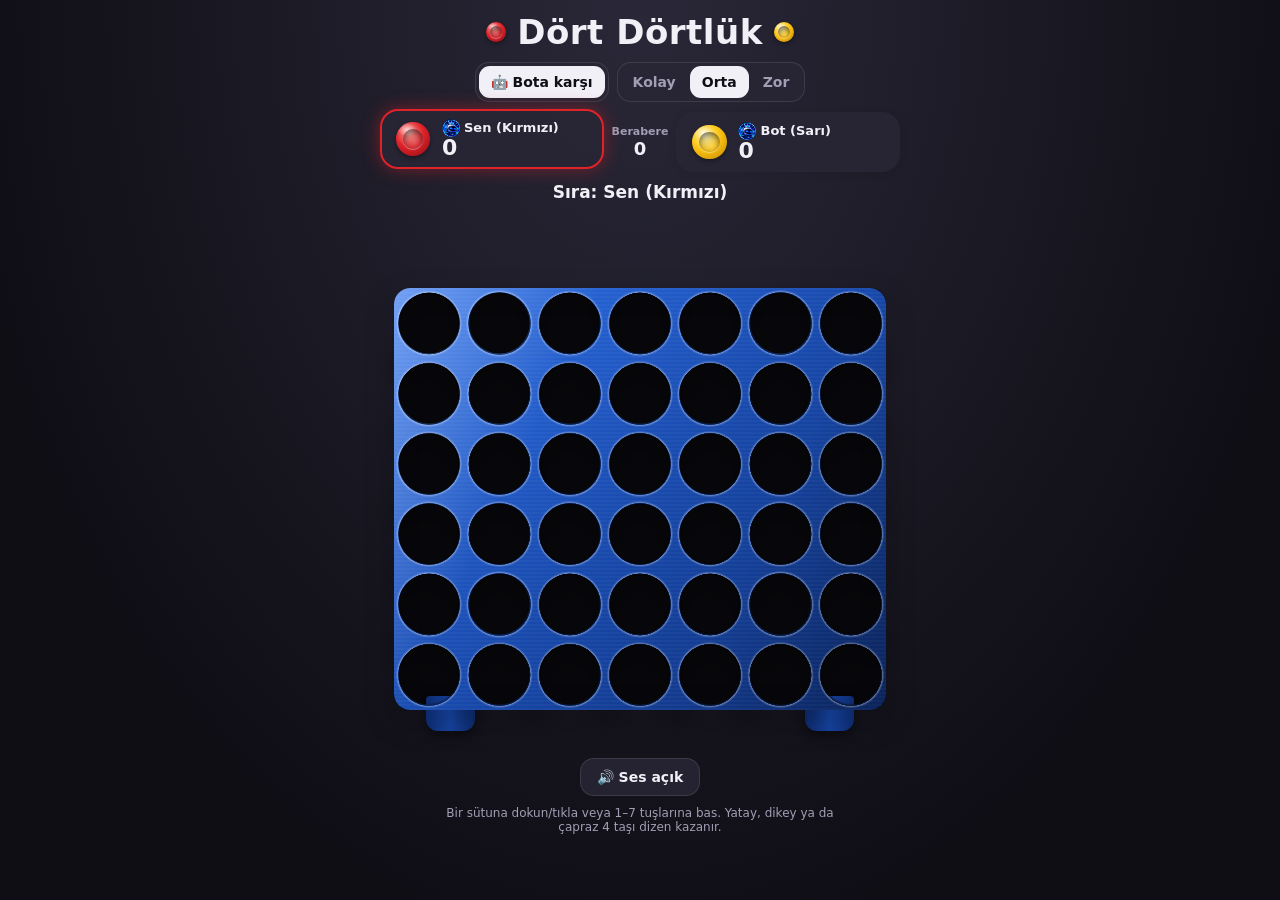
<file: games/dortdortluk.html>
<!DOCTYPE html>
<html lang="tr" data-theme="dark"><head>
<script>(function(){try{if(localStorage.getItem('gameon.sound')==='0'){const c=AudioNode.prototype.connect;AudioNode.prototype.connect=function(d){if(typeof AudioDestinationNode!=='undefined'&&d instanceof AudioDestinationNode)return d;return c.apply(this,arguments)};const p=HTMLMediaElement.prototype.play;HTMLMediaElement.prototype.play=function(){this.muted=true;return p.apply(this,arguments)}}}catch(e){}})();</script>

<script>const GO={on:null,set(v,r){v=!!v;if(this.on===v)return;this.on=v;try{parent.postMessage({gameon:v?'start':'end',ranking:r},'*')}catch(e){}}};</script>
<meta charset="utf-8">
<meta name="viewport" content="width=device-width, initial-scale=1, viewport-fit=cover">
<title>Dört Dörtlük</title>
<style>
:root{--bg1:#fbf3e3;--bg2:#e6d9bf;--fg:#1c1b22;--mut:#6b6877;--card:rgba(255,255,255,.8);--line:rgba(0,0,0,.1);--hole:#d9d2c0;--b1:#2f73ee;--b2:#1747a8;--b3:#0e2d73;--r:#e02229;--y:#fbc412;box-sizing:border-box;padding-top:env(safe-area-inset-top,0px);padding-bottom:env(safe-area-inset-bottom,0px)}
@media (prefers-color-scheme:dark){:root:not([data-theme="light"]){--bg1:#2a2838;--bg2:#0f0e15;--fg:#f2f0f7;--mut:#a29eb4;--card:rgba(40,38,54,.85);--line:rgba(255,255,255,.1);--hole:#08080c}}
:root[data-theme="dark"]{--bg1:#2a2838;--bg2:#0f0e15;--fg:#f2f0f7;--mut:#a29eb4;--card:rgba(40,38,54,.85);--line:rgba(255,255,255,.1);--hole:#08080c}
*{box-sizing:border-box;-webkit-tap-highlight-color:transparent}
html,body{margin:0;color:var(--fg);font-family:system-ui,-apple-system,"Segoe UI",Roboto,sans-serif}
html{background:var(--bg2)}
body{min-height:100vh;background:radial-gradient(ellipse at 50% 0,var(--bg1),var(--bg2) 75%) fixed;display:flex;flex-direction:column;align-items:center;padding:12px 14px 24px;overflow-x:hidden}
#app{--s:max(34px,min(calc((100vw - 28px)/7),76px,calc((100dvh - 380px)/7.4)));width:100%;display:flex;flex-direction:column;align-items:center;gap:10px}
.logo{display:flex;align-items:center;gap:10px}
.logo h1{margin:0;font-size:clamp(24px,6vw,34px);letter-spacing:.5px;font-weight:900}
.logo .mini{width:22px;height:22px}
.row{display:flex;flex-wrap:wrap;gap:8px;justify-content:center;align-items:center}
.seg{display:flex;background:var(--card);border:1px solid var(--line);border-radius:14px;padding:3px;gap:2px;}
button{font:inherit;color:inherit;cursor:pointer;border:0;background:none}
.seg button{padding:8px 12px;border-radius:11px;font-size:14px;font-weight:700;color:var(--mut);transition:.15s}
.seg button.on{background:var(--fg);color:var(--bg2)}
.btn{background:var(--card);border:1px solid var(--line);border-radius:14px;padding:10px 16px;font-weight:800;font-size:14px;}
.btn:active{transform:scale(.95)}
.btn.go{background:linear-gradient(180deg,var(--b1),var(--b2));color:#fff;border:0;box-shadow:0 4px 0 var(--b3)}
.players{display:flex;gap:8px;align-items:stretch;justify-content:center;width:100%;max-width:520px}
.pl{flex:1;display:flex;align-items:center;gap:10px;background:var(--card);border:2px solid transparent;border-radius:18px;padding:8px 12px;transition:.25s;;box-shadow:0 2px 8px rgba(0,0,0,.08)}
.pl.act{transform:translateY(-3px)}
.pl.r.act{border-color:var(--r);box-shadow:0 0 18px rgba(224,34,41,.45)}
.pl.y.act{border-color:var(--y);box-shadow:0 0 18px rgba(251,196,18,.55)}
.pl.act .mini{animation:bob .7s ease-in-out infinite alternate}
@keyframes bob{to{transform:translateY(-5px)}}
.pl .mini{width:38px;height:38px;flex:none}
.pl small{display:block;font-size:12px;color:var(--mut);font-weight:700}
.pl b{font-size:22px;line-height:1}
.pl .t{min-width:0}.pl .t span{font-size:13px;font-weight:800;display:block;white-space:nowrap;overflow:hidden;text-overflow:ellipsis}
.dr{display:flex;flex-direction:column;align-items:center;justify-content:center;font-size:11px;color:var(--mut);font-weight:700;min-width:54px}
.dr b{font-size:18px;color:var(--fg)}
#st{font-weight:800;font-size:17px;min-height:26px;text-align:center}
#field{position:relative;width:calc(var(--s)*7);height:calc(var(--s)*6);margin:var(--s) 0 calc(var(--s)*.35)}
#field.shake{animation:shake .3s}
@keyframes shake{25%{transform:translateX(-5px)}75%{transform:translateX(5px)}}
#back{position:absolute;inset:0;border-radius:16px;background:var(--hole);box-shadow:inset 0 0 24px rgba(0,0,0,.4)}
#pieces{position:absolute;inset:0;z-index:1}
#bw{position:absolute;inset:0;z-index:2;pointer-events:none;filter:drop-shadow(0 12px 14px rgba(0,0,0,.4))}
#board{position:absolute;inset:0;border-radius:16px;background:linear-gradient(135deg,var(--b1),var(--b2) 55%,var(--b3));-webkit-mask:radial-gradient(circle calc(var(--s)*.44) at 50% 50%,transparent 98%,#000 100%) 0 0/var(--s) var(--s);mask:radial-gradient(circle calc(var(--s)*.44) at 50% 50%,transparent 98%,#000 100%) 0 0/var(--s) var(--s)}
#board::after{content:"";position:absolute;inset:0;background:linear-gradient(115deg,rgba(255,255,255,.32),rgba(255,255,255,0) 30%,rgba(255,255,255,0) 70%,rgba(0,0,0,.22)),repeating-linear-gradient(0deg,rgba(255,255,255,.03) 0 2px,transparent 2px 4px)}
#rims{position:absolute;inset:0;z-index:3;display:grid;grid-template-columns:repeat(7,1fr);pointer-events:none}
#rims i{width:var(--s);height:var(--s);background:radial-gradient(circle closest-side,transparent 0 80%,rgba(0,0,0,.45) 87%,rgba(0,0,0,0) 88.5%,rgba(255,255,255,.35) 89%,rgba(255,255,255,0) 95%)}
#hl{position:absolute;inset:0;z-index:4;pointer-events:none}
#hl i{position:absolute;width:var(--s);height:var(--s)}
#hl i::before{content:"";position:absolute;inset:5%;border-radius:50%;border:4px solid #fff;box-shadow:0 0 14px 3px #fff,inset 0 0 14px 2px #fff9;animation:pulse .55s ease-in-out infinite alternate}
@keyframes pulse{from{transform:scale(.96);opacity:.75}to{transform:scale(1.04);opacity:1}}
#cols{position:absolute;inset:calc(var(--s)*-1) 0 0 0;z-index:5;display:grid;grid-template-columns:repeat(7,1fr)}
#cols div{cursor:pointer}
.foot{position:absolute;z-index:1;bottom:calc(var(--s)*-.3);width:calc(var(--s)*.7);height:calc(var(--s)*.5);background:linear-gradient(90deg,var(--b3),var(--b2),var(--b3));border-radius:4px 4px 12px 12px;box-shadow:0 6px 8px rgba(0,0,0,.35)}
.foot.l{left:calc(var(--s)*.45)}.foot.rr{right:calc(var(--s)*.45)}
.p,.mini{--c0:#ff9a90;--c1:#e02229;--c2:#8c0a12;position:absolute;width:var(--s);height:var(--s);pointer-events:none}
.mini{position:relative;width:34px;height:34px;display:inline-block}
.p.y,.mini.y{--c0:#fff7ae;--c1:#fbc412;--c2:#c28200}
.p::before,.mini::before{content:"";position:absolute;inset:4%;border-radius:50%;background:radial-gradient(ellipse 28% 20% at 32% 22%,rgba(255,255,255,.65),transparent),radial-gradient(circle at 38% 32%,var(--c0),var(--c1) 45%,var(--c2) 100%);box-shadow:0 2px 4px rgba(0,0,0,.35)}
.p::after,.mini::after{content:"";position:absolute;inset:23%;border-radius:50%;background:radial-gradient(circle at 60% 70%,rgba(255,255,255,.14),rgba(0,0,0,.2));box-shadow:inset 0 3px 5px rgba(0,0,0,.4),0 1px 1px rgba(255,255,255,.4)}
.p.d{animation:drop var(--t) both}
@keyframes drop{0%{transform:translateY(calc(var(--d)*-1));animation-timing-function:cubic-bezier(.5,0,.9,.6)}
62%{transform:none;animation-timing-function:ease-out}
76%{transform:translateY(calc(var(--s)*-.14));animation-timing-function:ease-in}
88%{transform:none;animation-timing-function:ease-out}
94%{transform:translateY(calc(var(--s)*-.04));animation-timing-function:ease-in}100%{transform:none}}
#ghost{z-index:3;top:calc(var(--s)*-1);opacity:0;transition:left .08s,opacity .15s}
#ghost.on{opacity:.6}
#conf{position:fixed;inset:0;pointer-events:none;z-index:9;overflow:hidden}
#conf b{position:absolute;top:-20px;width:9px;height:14px;animation:fall var(--t) linear forwards}
@keyframes fall{to{transform:translate(var(--x),110vh) rotate(720deg)}}
.hint{font-size:12px;color:var(--mut);text-align:center;max-width:420px}
#newBtn{display:none!important}
</style></head><body>
<div id="app">
<div class="logo"><span class="mini r"></span><h1>Dört Dörtlük</h1><span class="mini y"></span></div>
<div class="row">
 <div class="seg" id="modeSeg"><button data-m="bot" class="on">🤖 Bota karşı</button></div>
 <div class="seg" id="lvlSeg"><button data-l="1">Kolay</button><button data-l="2" class="on">Orta</button><button data-l="3">Zor</button></div>
</div>
<div class="players">
 <div class="pl r" id="c1"><span class="mini r"></span><div class="t"><span id="n1">Kırmızı</span><b id="s1">0</b></div></div>
 <div class="dr">Berabere<b id="s0">0</b></div>
 <div class="pl y" id="c2"><span class="mini y"></span><div class="t"><span id="n2">Sarı</span><b id="s2">0</b></div></div>
</div>
<div id="st"></div>
<div id="field">
 <div id="back"></div><div id="pieces"></div><div class="p r" id="ghost"></div>
 <div id="bw"><div id="board"></div></div><div id="rims"></div><div id="hl"></div><div id="cols"></div>
 <i class="foot l"></i><i class="foot rr"></i>
</div>
<div class="row" style="margin-top:14px">
 <button class="btn go" id="newBtn">Yeni oyun</button>
 <button class="btn" id="snd">🔊 Ses açık</button>
</div>
<div class="hint">Bir sütuna dokun/tıkla veya 1–7 tuşlarına bas. Yatay, dikey ya da çapraz 4 taşı dizen kazanır.</div>
</div>
<div id="conf"></div>
<script>
const R=6,C=7,$=id=>document.getElementById(id);
const ROOMMODE=new URLSearchParams(location.search).get('mode')==='room';let M=0,PN=['Sen (Kırmızı)','Bot (Sarı)'],PA=['profil1','profil1'],RK,lastT=-1,rq=[],draining=false,started=false;
const post=o=>{try{parent.postMessage(o,'*')}catch(e){}},esc=t=>String(t).replace(/[&<>"]/g,c=>({"&":"&amp;","<":"&lt;",">":"&gt;",'"':"&quot;"}[c]));
const pav=i=>`<img src="../profil/${PA[i]}.webp" alt="" style="width:18px;height:18px;border-radius:50%;vertical-align:middle;margin-right:4px">`;
let b,turn,over,busy,gid=0,mode='bot',lvl=2,starter=1,hover=-1,els,score;
let ac,muted=false;
function A(){if(!ac){try{ac=new(window.AudioContext||window.webkitAudioContext)()}catch(e){}}if(ac&&ac.state==='suspended')ac.resume();return ac}
function tone(f,t,d,type='sine',v=.2,f2){const a=A();if(!a||muted)return;const o=a.createOscillator(),g=a.createGain(),s=a.currentTime+t;o.type=type;o.frequency.setValueAtTime(f,s);if(f2)o.frequency.exponentialRampToValueAtTime(f2,s+d);g.gain.setValueAtTime(v,s);g.gain.exponentialRampToValueAtTime(.001,s+d);o.connect(g);g.connect(a.destination);o.start(s);o.stop(s+d+.02)}
const sfx={
 drop:()=>tone(700,0,.18,'sine',.05,260),
 land:()=>{tone(170,0,.14,'sine',.55,55);tone(950,0,.05,'triangle',.12,420)},
 err:()=>tone(120,0,.18,'sawtooth',.12,80),
 click:()=>tone(520,0,.06,'square',.05),
 win:()=>[523,659,784,1047,1319].forEach((f,i)=>tone(f,i*.12,.35,'triangle',.22)),
 lose:()=>[392,349,311,262].forEach((f,i)=>tone(f,i*.2,.4,'sawtooth',.1)),
 draw:()=>[330,330,294].forEach((f,i)=>tone(f,i*.16,.22,'square',.08))
};
// board DOM
$('rims').innerHTML='<i></i>'.repeat(R*C);
const cols=$('cols');
for(let c=0;c<C;c++){const d=document.createElement('div');d.setAttribute('aria-label','Sütun '+(c+1));
 d.onpointerenter=d.onpointermove=()=>{hover=c;ghost()};d.onpointerleave=()=>{hover=-1;ghost()};
 d.onclick=()=>play(c);cols.appendChild(d)}
function ghost(){const g=$('ghost');g.className='p '+(turn==1?'r':'y')+(hover>=0&&!over&&!busy&&!botTurn()?' on':'');if(hover>=0)g.style.left=`calc(var(--s)*${hover})`}
const botTurn=()=>mode==='bot'&&turn===2;
function names(){return ROOMMODE?PN:mode==='bot'?['Sen (Kırmızı)','Bot (Sarı)']:['Kırmızı','Sarı']}
function status(msg){GO.set(!over,RK);const n=names();$('n1').innerHTML=pav(0)+esc(n[0]);$('n2').innerHTML=pav(1)+esc(n[1]);if(ROOMMODE&&lastT!==turn){lastT=turn;post({gameon:'turn',seat:turn-1})}
 $('c1').classList.toggle('act',!over&&turn==1);$('c2').classList.toggle('act',!over&&turn==2);
 $('st').textContent=msg||(botTurn()?'Bot düşünüyor…':'Sıra: '+n[turn-1]);
 ['0','1','2'].forEach(k=>$('s'+k).textContent=score[k])}
function reset(){gid++;b=Array.from({length:R},()=>Array(C).fill(0));els=Array.from({length:R},()=>Array(C).fill(null));
 over=false;busy=false;turn=starter;$('pieces').innerHTML='';$('hl').innerHTML='';$('conf').innerHTML='';status();ghost();maybeBot()}
function freeRow(bd,c){for(let r=R-1;r>=0;r--)if(!bd[r][c])return r;return -1}
function line(bd,r,c,p){const out=[];for(const[dr,dc]of[[0,1],[1,0],[1,1],[1,-1]]){const cells=[[r,c]];
 for(const s of[1,-1]){let y=r+dr*s,x=c+dc*s;while(y>=0&&y<R&&x>=0&&x<C&&bd[y][x]===p){cells.push([y,x]);y+=dr*s;x+=dc*s}}
 if(cells.length>=4)out.push(...cells)}return out.length?out:null}
function play(c){A();if(over||busy||botTurn()||(ROOMMODE&&turn!==M+1))return;place(c)}
function place(c,fr){const r=freeRow(b,c);
 if(r<0){sfx.err();const f=$('field');f.classList.remove('shake');void f.offsetWidth;f.classList.add('shake');return}
 const p=turn,id=gid;if(ROOMMODE&&!fr)post({gameon:'move',data:{c},next:1-M});b[r][c]=p;busy=true;ghost();
 const e=document.createElement('div'),T=520+r*60;
 e.className='p d '+(p==1?'r':'y');e.style.cssText=`left:calc(var(--s)*${c});top:calc(var(--s)*${r});--d:calc(var(--s)*${r+1});--t:${T}ms`;
 $('pieces').appendChild(e);els[r][c]=e;sfx.drop();
 setTimeout(()=>{if(id===gid)sfx.land()},T*.62);
 setTimeout(()=>{if(id!==gid)return;
  const w=line(b,r,c,p);
  if(w){over=true;w.forEach(([y,x])=>{const h=document.createElement('i');h.style.cssText=`left:calc(var(--s)*${x});top:calc(var(--s)*${y})`;$('hl').appendChild(h)});score[p]++;RK=[p-1,2-p];
   const n=names()[p-1];
   if(mode==='bot'){p==1?(sfx.win(),confetti(),status('🎉 Tebrikler, sen kazandın!')):(sfx.lose(),status('🤖 Bot kazandı!'))}
   else{sfx.win();confetti();status(`🎉 ${n} kazandı!`)}
  }else if(b[0].every(v=>v)){over=true;RK=[0,1];score[0]++;sfx.draw();status('🤝 Berabere!')}
  else{turn=3-turn;busy=false;status();ghost();maybeBot()}
  busy=over?false:busy;if(over)ghost()},T);
}
function confetti(){const q=$('conf'),cl=['#e5322d','#fdc82f','#1e56c8','#2fbf71','#fff'];
 for(let i=0;i<70;i++){const k=document.createElement('b');k.style.cssText=`left:${Math.random()*100}%;background:${cl[i%5]};--x:${(Math.random()-.5)*200}px;--t:${1800+Math.random()*1800}ms;animation-delay:${Math.random()*500}ms`;q.appendChild(k)}
 setTimeout(()=>{q.innerHTML=''},4200)}
// ---- Bot ----
const ORD=[3,2,4,1,5,0,6],W=[];
for(let r=0;r<R;r++)for(let c=0;c<C;c++)for(const[dr,dc]of[[0,1],[1,0],[1,1],[1,-1]]){
 const er=r+3*dr,ec=c+3*dc;if(er<0||er>=R||ec<0||ec>=C)continue;W.push([0,1,2,3].map(i=>[r+dr*i,c+dc*i]))}
function ev(bd,p){const o=3-p;let s=0;for(let r=0;r<R;r++)if(bd[r][3]===p)s+=3;else if(bd[r][3]===o)s-=3;
 for(const w of W){let a=0,d=0;for(const[y,x]of w){const v=bd[y][x];if(v===p)a++;else if(v===o)d++}
  if(a&&d)continue;if(a===3)s+=6;else if(a===2)s+=2;if(d===3)s-=7;else if(d===2)s-=2}return s}
function nm(bd,d,al,be,p){let any=false,best=-1e9;
 for(const c of ORD){const r=freeRow(bd,c);if(r<0)continue;any=true;bd[r][c]=p;let v;
  if(line(bd,r,c,p))v=1e5+d;else if(d<=1)v=-ev(bd,3-p);else v=-nm(bd,d-1,-be,-al,3-p);
  bd[r][c]=0;if(v>best)best=v;if(best>al)al=best;if(al>=be)break}
 return any?best:0}
function botMove(){const valid=ORD.filter(c=>freeRow(b,c)>=0);
 if(lvl===1&&Math.random()<.25)return valid[Math.random()*valid.length|0];
 const d={1:2,2:4,3:5}[lvl];let best=-1e9,mv=[];
 for(const c of valid){const r=freeRow(b,c);b[r][c]=2;let v;
  if(line(b,r,c,2))v=1e6;else v=-nm(b,d-1,-1e9,1e9,1);b[r][c]=0;
  if(v>best){best=v;mv=[c]}else if(v===best)mv.push(c)}
 return mv[Math.random()*mv.length|0]}
function maybeBot(){if(mode!=='bot'||over||turn!==2)return;const id=gid;busy=true;
 setTimeout(()=>{if(id!==gid)return;busy=false;place(botMove())},550)}
// ---- UI ----
function newScore(){score={0:0,1:0,2:0}}
$('newBtn').onclick=()=>{sfx.click();if(over)starter=3-starter;reset()};
function extraBtns(){const row=$('newBtn').parentNode;[].forEach(([c,t])=>{const x=document.createElement('button');x.className='btn';x.textContent=t;
 x.onclick=()=>{if(ROOMMODE&&!over)return status('Oyun bitince yeni oyun açabilirsin');post({gameon:'newgame',choice:c})};row.insertBefore(x,$('snd'))});if(ROOMMODE)$('newBtn').style.display='none'}
extraBtns();
$('snd').onclick=()=>{muted=!muted;$('snd').textContent=muted?'🔇 Ses kapalı':'🔊 Ses açık';if(!muted){A();sfx.click()}};
document.querySelectorAll('#modeSeg button').forEach(x=>x.onclick=()=>{A();sfx.click();mode=x.dataset.m;
 document.querySelectorAll('#modeSeg button').forEach(y=>y.classList.toggle('on',y===x));
 $('lvlSeg').style.display=mode==='bot'?'flex':'none';newScore();starter=1;reset()});
document.querySelectorAll('#lvlSeg button').forEach(x=>x.onclick=()=>{A();sfx.click();lvl=+x.dataset.l;
 document.querySelectorAll('#lvlSeg button').forEach(y=>y.classList.toggle('on',y===x));newScore();starter=1;reset()});
addEventListener('keydown',e=>{if(e.key>='1'&&e.key<='7')play(+e.key-1);else if(e.key==='n'||e.key==='N')$('newBtn').click()});
newScore();
async function drainR(){if(draining)return;draining=true;try{while(rq.length){while(!started||busy||over)await new Promise(r=>setTimeout(r,100));place(rq.shift(),true)}}finally{draining=false}}
addEventListener('message',e=>{const d=e.data||{};if(e.source!==parent)return;
 if(d.gameon==='init'){M=d.me|0;(d.players||[]).forEach((p,i)=>{PN[i]=p.username?'@'+p.username:(p.first_name||'Oyuncu');PA[i]=p.avatar||'profil1'});mode='pvp';starter=1;newScore();reset();started=true;drainR()}
 else if(d.gameon==='remote'&&d.data){rq.push(d.data.c);drainR()}});
if(ROOMMODE){mode='pvp';$('modeSeg').parentNode.style.display='none';b=Array.from({length:R},()=>Array(C).fill(0));els=b.map(r=>r.slice());over=true;turn=1;post({gameon:'ready'})}
else{try{PN[0]=(localStorage.getItem('gameon.name')||'Sen')+' (Kırmızı)';PA[0]=localStorage.getItem('gameon.profile')||'profil1'}catch(e){}reset()}
</script></body></html>
</file>
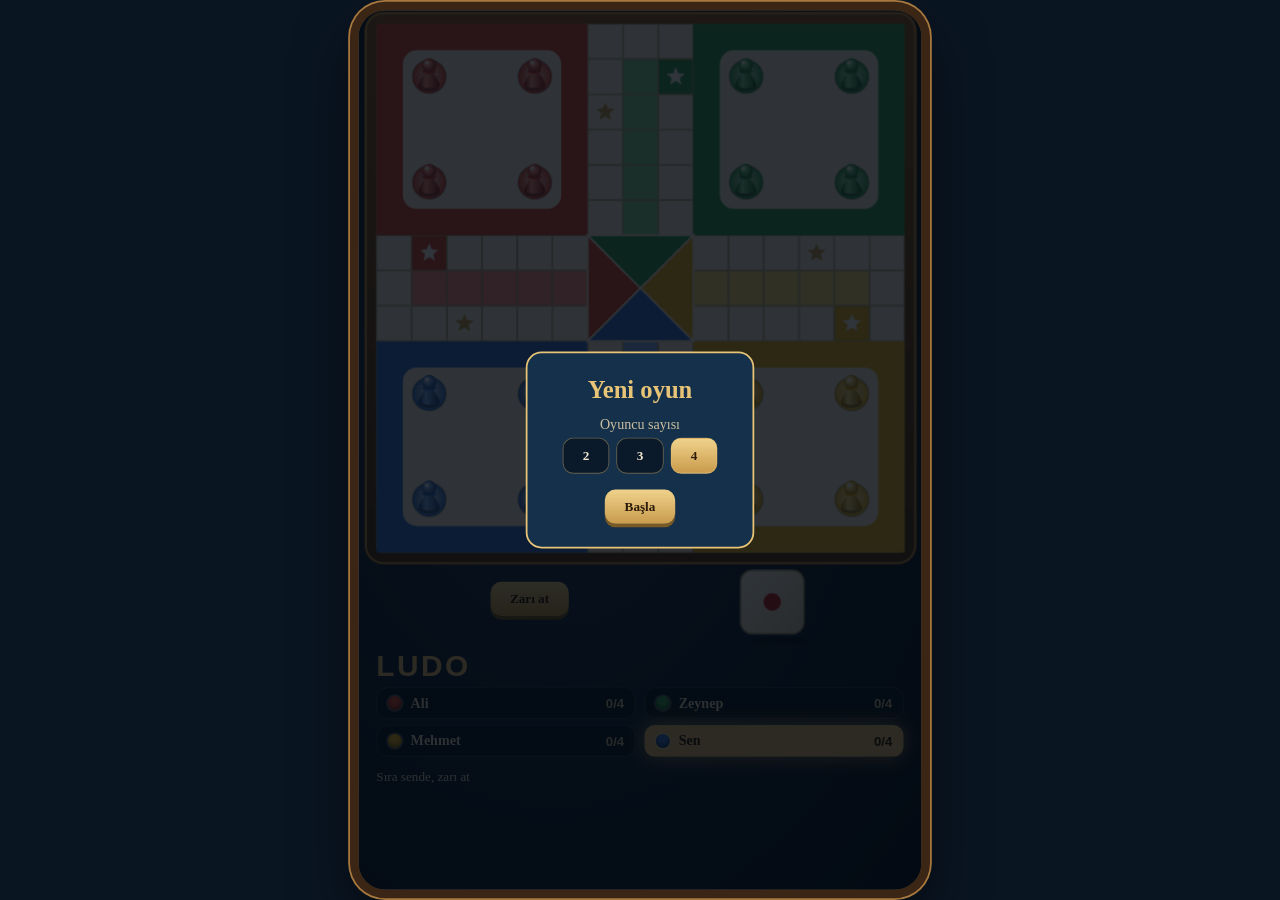
<file: games/ludo.html>
<!doctype html>
<html lang="tr"><head>
<script>(function(){try{if(localStorage.getItem('gameon.sound')==='0'){const c=AudioNode.prototype.connect;AudioNode.prototype.connect=function(d){if(typeof AudioDestinationNode!=='undefined'&&d instanceof AudioDestinationNode)return d;return c.apply(this,arguments)};const p=HTMLMediaElement.prototype.play;HTMLMediaElement.prototype.play=function(){this.muted=true;return p.apply(this,arguments)}}}catch(e){}})();</script>

<script>const GO={on:null,set(v,r){v=!!v;if(this.on===v)return;this.on=v;try{parent.postMessage({gameon:v?'start':'end',ranking:r},'*')}catch(e){}}};</script>
<meta charset="utf-8">
<meta name="viewport" content="width=device-width, initial-scale=1, viewport-fit=cover">
<title>Ludo</title>
<style>
:root{box-sizing:border-box;padding-top:env(safe-area-inset-top,0px);padding-bottom:env(safe-area-inset-bottom,0px)}
html{scroll-padding-top:env(safe-area-inset-top,0px);height:100%}
body{height:100%;margin:0;background:#0a1522;overflow:hidden;font-family:'Fraunces',Georgia,serif;color:#f1e6cf}
#stage{position:absolute;left:50%;top:50%;width:640px;height:1000px;transform-origin:center;touch-action:none;user-select:none;-webkit-user-select:none;overflow:hidden;border-radius:30px;
 background:radial-gradient(ellipse at 35% 45%,#27425c,#13243a 60%,#0a1522);box-shadow:0 0 0 10px #3b2514,0 0 0 12px #a8793f,0 30px 70px #000a}
canvas{position:absolute;left:0;top:0;width:640px;height:720px}
#panel{position:absolute;left:20px;top:728px;width:600px}
h1{margin:0 0 8px;font:600 34px/1 Oswald,sans-serif;letter-spacing:.08em;color:#e8c477}
#pls{display:grid;grid-template-columns:1fr 1fr;gap:0 10px}.pl{display:flex;align-items:center;gap:10px;padding:8px 12px;margin-bottom:7px;border-radius:12px;background:#0b1a2b;border:1px solid #ffffff22;transition:.25s}
.pl i{width:16px;height:16px;border-radius:50%;box-shadow:inset 0 -3px 4px #0006,0 0 0 2px #fff4}.pl b{flex:1;font-weight:600}.pl span{font:600 15px Oswald,sans-serif;color:#cdbf9f}
.pl.act{background:#e8c477;color:#2b1a08;box-shadow:0 0 22px #e8c477aa}.pl.act span{color:#2b1a08}
#msg{margin-top:6px;min-height:44px;font-size:15px;line-height:1.4;color:#f1e6cf}
button{font:600 15px 'Fraunces',Georgia,serif;color:#2b1a08;background:linear-gradient(#f0d28b,#c99b4d);border:0;border-radius:12px;padding:11px 22px;cursor:pointer;box-shadow:0 4px 0 #7a5a24}
button:active{transform:translateY(3px);box-shadow:0 1px 0 #7a5a24}button:focus-visible{outline:2px solid #fff;outline-offset:2px}
#roll{position:absolute;left:150px;top:650px;display:none}#roll.on{display:block;animation:pu 1s infinite}@keyframes pu{50%{filter:brightness(1.25)}}
@media (prefers-reduced-motion:reduce){#roll.on{animation:none}}
#nb{position:absolute;right:20px;top:940px;background:#0b1a2b;color:#f1e6cf;box-shadow:none;border:1px solid #e8c47788;padding:7px 14px;font-size:13px}
#modal,#setup{position:absolute;inset:0;display:none;place-items:center;background:#02080fd0;z-index:50}#setup{z-index:60}#modal.on,#setup.on{display:grid}
#modal div,#setup>div{background:#14304a;border:2px solid #e8c477;border-radius:18px;padding:26px 40px;text-align:center}#modal h2,#setup h2{margin:0 0 14px;font-size:28px;color:#e8c477}#setup p{margin:12px 0 6px;color:#cdbf9f}.opts{display:flex;gap:8px;justify-content:center}.opts button{background:#0b1a2b;color:#f1e6cf;box-shadow:none;border:1px solid #e8c47766}.opts button.sel{background:linear-gradient(#f0d28b,#c99b4d);color:#2b1a08}#go{margin-top:18px}
#rot{position:fixed;inset:0;z-index:999;display:none;place-items:center;background:#0a1522;text-align:center;font-size:20px;line-height:1.6;padding:24px}@media (orientation:landscape) and (max-height:520px){#rot{display:grid}}
#nb{display:none!important}
</style></head><body>
<div id="stage"><canvas id="cv"></canvas>
 <div id="panel"><h1>LUDO</h1><div id="pls"></div><div id="msg"></div></div>
 <button id="roll">Zarı at</button><button id="nb">Yeni oyun</button>
 <div id="setup"><div><h2>Yeni oyun</h2><p>Oyuncu sayısı</p><div class="opts" id="o1"><button data-v="2">2</button><button data-v="3">3</button><button data-v="4" class="sel">4</button></div><button id="go">Başla</button></div></div>
 <div id="modal"><div><h2 id="mt"></h2><button id="mb">Yeni oyun</button></div></div>
</div>
<div id="rot"><div>📱↻<br>Oyun dikey oynanır.<br>Telefonunu dik tut.</div></div>
<script>
const $=s=>document.querySelector(s),st=$('#stage'),cv=$('#cv'),ctx=cv.getContext('2d');
const ROOM=new URLSearchParams(location.search).get('mode')==='room';let M=0,PA=['profil1','profil1','profil1','profil1'],rq=[],rqW=null,lastP=-1,lastTurn=-1;
const post=o=>{try{parent.postMessage(o,'*')}catch(e){}},emit=ev=>{if(ROOM)post({gameon:'move',data:ev,next:ev.next})},esc=t=>String(t).replace(/[&<>"]/g,c=>({"&":"&amp;","<":"&lt;",">":"&gt;",'"':"&quot;"}[c]));
const nextEv=t=>new Promise((res,rej)=>{const g=gen;(function chk(){if(g!==gen)return rej();while(rq.length&&rq[0].t==='n')rq.shift();if(rq.length&&rq[0].t===t)return res(rq.shift());setTimeout(chk,80)})()});
const BX=20,BY=15,CS=40,HUM=3,NAMES=['Ali','Zeynep','Mehmet','Sen'],rnd=n=>Math.floor(Math.random()*n);
const COL=[{m:'#d94a3d',l:'#ff9a8c',d:'#8f231b',p:'#f6c9c2'},{m:'#38a35a',l:'#8be0a3',d:'#1b6a37',p:'#c2ecce'},{m:'#e9b82c',l:'#ffe58a',d:'#a8780a',p:'#fbe9b0'},{m:'#3b78d9',l:'#8dbbff',d:'#1b4a9a',p:'#c4d8f7'}];
// ---- board geometry: 52-cell loop, 6-cell home columns, base spots
const P=[],add=(c,r)=>P.push([c,r]);
for(let c=1;c<=5;c++)add(c,6);for(let r=5;r>=0;r--)add(6,r);add(7,0);add(8,0);for(let r=1;r<=5;r++)add(8,r);for(let c=9;c<=14;c++)add(c,6);add(14,7);add(14,8);
for(let c=13;c>=9;c--)add(c,8);for(let r=9;r<=14;r++)add(8,r);add(7,14);add(6,14);for(let r=13;r>=9;r--)add(6,r);for(let c=5;c>=0;c--)add(c,8);add(0,7);add(0,6);
const H=[[1,2,3,4,5].map(c=>[c+.5,7.5]).concat([[6.4,7.5]]),[1,2,3,4,5].map(r=>[7.5,r+.5]).concat([[7.5,6.4]]),[13,12,11,10,9].map(c=>[c+.5,7.5]).concat([[8.6,7.5]]),[13,12,11,10,9].map(r=>[7.5,r+.5]).concat([[7.5,8.6]])];
const CORN=[[0,0],[9,0],[9,9],[0,9]],BS=CORN.map(([a,b])=>[[1.5,1.5],[4.5,1.5],[1.5,4.5],[4.5,4.5]].map(([x,y])=>[x+a,y+b]));
const safe=i=>i%13===0||i%13===8;
function rr(g,x,y,w,h,r){g.beginPath();g.moveTo(x+r,y);g.arcTo(x+w,y,x+w,y+h,r);g.arcTo(x+w,y+h,x,y+h,r);g.arcTo(x,y+h,x,y,r);g.arcTo(x,y,x+w,y,r);g.closePath()}
function star(g,cx,cy,r){g.beginPath();for(let i=0;i<10;i++){const a=-Math.PI/2+i*Math.PI/5,q=i%2?r*.45:r;g.lineTo(cx+Math.cos(a)*q,cy+Math.sin(a)*q)}g.closePath()}
let bg,Q=1;
function buildBg(){bg=document.createElement('canvas');bg.width=640*Q;bg.height=720*Q;const g=bg.getContext('2d');g.scale(Q,Q);
 const w=g.createLinearGradient(0,0,0,630);w.addColorStop(0,'#92602d');w.addColorStop(1,'#5a3919');g.fillStyle=w;rr(g,BX-14,BY-14,628,628,22);g.fill();g.strokeStyle='#d9a257';g.lineWidth=2;rr(g,BX-12,BY-12,624,624,20);g.stroke();
 g.fillStyle='#f3ead6';rr(g,BX,BY,600,600,6);g.fill();
 CORN.forEach(([cx,cy],i)=>{const x=BX+cx*CS,y=BY+cy*CS;g.fillStyle=COL[i].m;g.fillRect(x,y,6*CS,6*CS);g.fillStyle='#fbf6ea';rr(g,x+30,y+30,6*CS-60,6*CS-60,16);g.fill();
  BS[i].forEach(([bx,by])=>{const px=BX+bx*CS,py=BY+by*CS,r=g.createRadialGradient(px,py-4,2,px,py,20);r.addColorStop(0,COL[i].p);r.addColorStop(1,COL[i].m);g.fillStyle=r;g.beginPath();g.arc(px,py,19,0,7);g.fill();g.strokeStyle='#0003';g.lineWidth=2;g.stroke()})});
 const cell=(c,r,f)=>{g.fillStyle=f;g.fillRect(BX+c*CS,BY+r*CS,CS,CS);g.strokeStyle='#b7a98a';g.lineWidth=1;g.strokeRect(BX+c*CS+.5,BY+r*CS+.5,CS-1,CS-1)};
 P.forEach(([c,r])=>cell(c,r,'#fbf6ea'));
 for(let i=0;i<4;i++){const s=P[13*i];cell(s[0],s[1],COL[i].m);H[i].slice(0,5).forEach(([x,y])=>cell(x-.5,y-.5,COL[i].l))}
 for(let i=0;i<4;i++){const k=P[13*i+8];g.fillStyle='#c9a45a';star(g,BX+(k[0]+.5)*CS,BY+(k[1]+.5)*CS,11);g.fill();const s=P[13*i];g.fillStyle='#fff';star(g,BX+(s[0]+.5)*CS,BY+(s[1]+.5)*CS,11);g.fill()}
 const tri=[[[6,6],[6,9]],[[6,6],[9,6]],[[9,6],[9,9]],[[6,9],[9,9]]];const ord=[0,1,2,3];
 ord.forEach(i=>{g.fillStyle=COL[i].m;g.beginPath();g.moveTo(BX+tri[i][0][0]*CS,BY+tri[i][0][1]*CS);g.lineTo(BX+tri[i][1][0]*CS,BY+tri[i][1][1]*CS);g.lineTo(BX+7.5*CS,BY+7.5*CS);g.closePath();g.fill();g.strokeStyle='#fbf6ea';g.lineWidth=2;g.stroke()})}
function fit(){const vv=window.visualViewport,W=vv?vv.width:innerWidth,Hh=vv?vv.height:innerHeight,S=Math.min(W/664,Hh/1024);st.style.transform=`translate(-50%,-50%) scale(${S})`;Q=Math.min(2,(devicePixelRatio||1)*S);cv.width=640*Q;cv.height=720*Q;ctx.setTransform(Q,0,0,Q,0,0);buildBg()}
addEventListener('resize',fit);addEventListener('orientationchange',()=>setTimeout(fit,200));
// ---- audio / haptics
let AC;function clack(v=.6){try{TG&&TG.HapticFeedback&&v>=.5&&TG.HapticFeedback.impactOccurred('light')}catch(e){}try{AC=AC||new AudioContext();const n=AC.sampleRate*.06,b=AC.createBuffer(1,n,AC.sampleRate),d=b.getChannelData(0);for(let i=0;i<n;i++)d[i]=(Math.random()*2-1)*Math.pow(1-i/n,4);const s=AC.createBufferSource();s.buffer=b;const f=AC.createBiquadFilter();f.type='bandpass';f.frequency.value=1200+rnd(1200);const g=AC.createGain();g.gain.value=v;s.connect(f);f.connect(g);g.connect(AC.destination);s.start()}catch(e){}}
// ---- state & animation helpers
let T,turn,sixes,phase,hl=[],over,gen=0,rollGo,pickGo,die={face:1,lift:0,rot:0,dx:0,k:0},BLK=[],ACT=[0,1,2,3],HS=[3],cfg={n:4,local:false};
const CN=['Kırmızı','Yeşil','Sarı','Mavi'],isH=p=>HS.includes(p),who=p=>HS.length>1?CN[p]:(isH(p)?'Sen':NAMES[p]),nxt=p=>{do p=(p+1)%4;while(!ACT.includes(p));return p};
function clear(t,v){return true}
const wait=ms=>{const g=gen;return new Promise((r,j)=>setTimeout(()=>g===gen?r():j(),ms))};
const tw=(ms,f)=>{const g=gen;return new Promise((r,j)=>{const t0=performance.now();(function s(n){if(g!==gen)return j();const u=Math.min(1,(n-t0)/ms);f(u);u<1?requestAnimationFrame(s):r()})(t0)})};
const idxOf=t=>(13*t.i+t.p-1)%52;
function tgt(t){const i=t.i,p=t.p;if(!p)return BS[i][t.k];if(p<=51){const c=P[idxOf(t)];return[c[0]+.5,c[1]+.5]}return H[i][p-52]}
function layout(){const g={};T.flat().forEach(t=>{const a=tgt(t);t.tx=a[0];t.ty=a[1];if(t.p)(g[a+'']=g[a+'']||[]).push(t)});BLK=[];Object.values(g).forEach(a=>{const n=a.length;if(n>1&&a.every(t=>t.i===a[0].i&&t.p<=51))BLK.push([a[0].tx,a[0].ty,a[0].i]);if(n>1)a.forEach((t,j)=>{const an=j/n*6.283+.5;t.tx+=Math.cos(an)*.2;t.ty+=Math.sin(an)*.14})})}
// ---- drawing
function pawn(px,py,c,z,sc=1){const C=COL[c];ctx.save();ctx.translate(px,py);ctx.fillStyle=`rgba(0,0,0,${Math.max(.08,.32-z/110)})`;ctx.beginPath();ctx.ellipse(0,0,12*sc,5.5*sc,0,0,7);ctx.fill();ctx.translate(0,-z);
 const g=ctx.createLinearGradient(-12,0,12,0);g.addColorStop(0,C.d);g.addColorStop(.35,C.l);g.addColorStop(1,C.d);ctx.fillStyle=g;
 ctx.beginPath();ctx.moveTo(-12*sc,-1);ctx.quadraticCurveTo(-11*sc,-7*sc,-4*sc,-16*sc);ctx.lineTo(4*sc,-16*sc);ctx.quadraticCurveTo(11*sc,-7*sc,12*sc,-1);ctx.quadraticCurveTo(0,5*sc,-12*sc,-1);ctx.fill();
 ctx.fillStyle=C.m;ctx.beginPath();ctx.ellipse(0,-17*sc,8*sc,3*sc,0,0,7);ctx.fill();
 const h=ctx.createRadialGradient(-3*sc,-27*sc,1,0,-24*sc,9*sc);h.addColorStop(0,'#fff');h.addColorStop(.25,C.l);h.addColorStop(1,C.d);ctx.fillStyle=h;ctx.beginPath();ctx.arc(0,-24*sc,8*sc,0,7);ctx.fill();ctx.restore()}
const PIPS=[[],[[0,0]],[[-1,-1],[1,1]],[[-1,-1],[0,0],[1,1]],[[-1,-1],[1,-1],[-1,1],[1,1]],[[-1,-1],[1,-1],[0,0],[-1,1],[1,1]],[[-1,-1],[1,-1],[-1,0],[1,0],[-1,1],[1,1]]];
const DX=470,DY=672,DS=72;
function drawDie(){const d=die,x=DX+d.dx,y=DY-d.lift;ctx.fillStyle=`rgba(0,0,0,${.35-d.lift/260})`;ctx.beginPath();ctx.ellipse(DX+d.dx*.9+10,DY+DS/2+12,DS*.5*(1-d.lift/300),9,0,0,7);ctx.fill();
 ctx.save();ctx.translate(x,y);ctx.rotate(d.rot);const g=ctx.createLinearGradient(-DS/2,-DS/2,DS/2,DS/2);g.addColorStop(0,'#fffdf6');g.addColorStop(1,'#d9d0b8');ctx.fillStyle=g;rr(ctx,-DS/2,-DS/2,DS,DS,13);ctx.fill();ctx.strokeStyle='#a89c80';ctx.lineWidth=2;ctx.stroke();
 PIPS[d.face].forEach(([a,b])=>{ctx.fillStyle=d.face===1?'#c4262b':'#1d1d1d';ctx.beginPath();ctx.arc(a*DS*.26,b*DS*.26,d.face===1?10:7,0,7);ctx.fill()});ctx.restore()}
function frame(){if(document.hidden){requestAnimationFrame(frame);return}ctx.clearRect(0,0,640,720);ctx.drawImage(bg,0,0,640,720);const now=performance.now();
 const ts=T.flat();ts.forEach(t=>{if(t.free){t.x+=(t.tx-t.x)*.25;t.y+=(t.ty-t.y)*.25}});
 ts.sort((a,b)=>(a.y+(a.free?0:5))-(b.y+(b.free?0:5))).forEach(t=>{const px=BX+t.x*CS,py=BY+t.y*CS+11;const on=hl.includes(t);
  if(on){const a=.5+.5*Math.sin(now/170);ctx.strokeStyle=`rgba(255,235,150,${.5+a*.5})`;ctx.lineWidth=3;ctx.beginPath();ctx.ellipse(px,py,17+a*3,8+a*2,0,0,7);ctx.stroke()}
  pawn(px,py,t.i,t.z+(on?3+Math.abs(Math.sin(now/200))*5:0))});
 drawDie();requestAnimationFrame(frame)}
// ---- rules
function legal(p,v){const out=[];let base=false;T[p].forEach(t=>{if(!t.p){if(v===6&&!base&&clear(t,6)){base=true;out.push(t)}}else if(t.p+v<=57&&clear(t,v))out.push(t)});return out}
function threat(i,p){return T.flat().some(o=>o.i!==p&&o.p>=1&&o.p<=51&&((i-idxOf(o)+52)%52)>=1&&((i-idxOf(o)+52)%52)<=6)}
function botPick(p,v,mv){let best,bs=-1e9;mv.forEach(t=>{const np=t.p?t.p+v:1;let s=np+Math.random()*6;if(!t.p)s+=30;if(np===57)s+=60;else if(np>51)s+=25;
 if(t.p>=1&&t.p<=51&&!safe(idxOf(t))&&threat(idxOf(t),p))s+=18;
 if(np<=51){const k=(13*p+np-1)%52;if(safe(k))s+=12;else if(T.flat().some(o=>o.i!==p&&o.p>=1&&o.p<=51&&idxOf(o)===k))s+=80}
 if(np<=51&&T[p].some(o=>o!==t&&o.p===np))s+=10;if(s>bs){bs=s;best=t}});return best}
async function hop(t,a){const x0=t.x,y0=t.y;await tw(170,u=>{t.x=x0+(a[0]-x0)*u;t.y=y0+(a[1]-y0)*u;t.z=Math.sin(u*Math.PI)*16});t.z=0;clack(.5)}
async function moveTok(t,v){let bonus=false;const from=t.p,to=from?from+v:1;t.free=false;
 for(let q=from+1;q<=to;q++){t.p=q;await hop(t,tgt(t))}
 t.free=true;layout();
 if(t.p>=1&&t.p<=51&&!safe(idxOf(t))){const k=idxOf(t),vic=T.flat().filter(o=>o.i!==t.i&&o.p>=1&&o.p<=51&&idxOf(o)===k);
  for(const o of vic){o.free=false;const x0=o.x,y0=o.y,b=BS[o.i][o.k];o.p=0;clack(1);await tw(480,u=>{o.x=x0+(b[0]-x0)*u;o.y=y0+(b[1]-y0)*u;o.z=Math.sin(u*Math.PI)*36});o.z=0;o.free=true}
  if(vic.length){bonus=true;ui(who(t.i)+' rakip taşı yedi!');layout();await wait(500)}}
 if(t.p===57)bonus=true;layout();return bonus}
async function dieAnim(v){const d=die,rs=(Math.random()-.5)*.5;await tw(1000,u=>{const e=1-u;d.lift=Math.abs(Math.sin(u*Math.PI*3.4))*45*e;d.dx=-130*e*e;d.rot=e*Math.PI*7+rs*u;const k=Math.floor(u*16);if(k!==d.k){d.k=k;d.face=1+rnd(6);clack(.3)}});d.face=v;d.lift=0;d.dx=0;d.rot=rs;clack(.9)}
// ---- turn loop
async function loop(){try{while(!over){const p=turn,h=isH(p);ui(h?(HS.length>1?CN[p]+' sırası, zarı at':'Sıra sende, zarı at'):NAMES[p]+' zar atıyor…');
  if(h){phase='roll';ui();await new Promise(r=>rollGo=r)}else await wait(900);
  phase='rolling';ui();const v=(ROOM&&!h)?(await nextEv('r')).v:1+rnd(6);if(ROOM&&h)emit({t:'r',v});await dieAnim(v);sixes=v===6?sixes+1:0;
  if(sixes===3){ui('Üç kez altı geldi, sıra geçti');sixes=0;await wait(1200);turn=nxt(p);if(ROOM&&h)emit({t:'n',next:turn});continue}
  const mv=legal(p,v);let bonus=false;
  if(!mv.length){ui(who(p)+': '+v+', oynanacak taş yok');await wait(1100)}
  else{let t;ui(who(p)+': '+v);
   if(h){if(mv.length===1){await wait(550);t=mv[0]}else{phase='pick';hl=mv;ui(who(p)+': '+v+' · oynayacağın taşı seç');t=await new Promise(r=>pickGo=r);hl=[];if(ROOM)emit({t:'p',k:t.k})}}else{await wait(650);t=ROOM?(mv.length===1?mv[0]:T[p][(await nextEv('p')).k]):botPick(p,v,mv)}
   phase='move';ui();bonus=await moveTok(t,v);
   if(T[p].every(x=>x.p===57)){const sm=i=>T[i].reduce((a,x)=>a+x.p,0);GO.set(false,ACT.slice().sort((a,b)=>a===p?-1:b===p?1:sm(b)-sm(a)));over=true;$('#mt').textContent=h&&HS.length===1?'Tebrikler, kazandın!':who(p)+' kazandı';$('#modal').classList.add('on');ui();return}}
  if(v===6||bonus){if(mv.length)ui(who(p)+(v===6?' altı attı, tekrar atıyor':' bonus zar atıyor'))}else turn=nxt(p);
  if(ROOM&&h)emit({t:'n',next:turn});await wait(300)}}catch(e){}}
function ui(m){if(m!==undefined)$('#msg').textContent=m;if(ROOM&&lastTurn!==turn&&!over){lastTurn=turn;post({gameon:'turn',seat:turn})}[0,1,2,3].forEach(i=>{const e=$('#pl'+i);if(!e)return;e.classList.toggle('act',turn===i&&!over);e.querySelector('span').textContent=T[i].filter(t=>t.p===57).length+'/4'});$('#roll').classList.toggle('on',phase==='roll'&&isH(turn)&&!over)}
function renderPls(){$('#pls').innerHTML=ACT.map(i=>`<div class=pl id=pl${i}><i style='background:${COL[i].m}'></i><b>${ROOM?`<img src=../profil/${PA[i]}.webp style=width:18px;height:18px;border-radius:50%;vertical-align:middle;margin-right:4px>`+esc(NAMES[i]):who(i)}</b><span>0/4</span></div>`).join('')}
function newGame(){GO.set(true);gen++;$('#modal').classList.remove('on');ACT=({2:[1,3],3:[0,1,3],4:[0,1,2,3]})[cfg.n];HS=ROOM?[M]:(cfg.local?ACT.slice():[3]);renderPls();T=[0,1,2,3].map(i=>ACT.includes(i)?[0,1,2,3].map(k=>({i,k,p:0,x:BS[i][k][0],y:BS[i][k][1],z:0,free:1})):[]);layout();turn=ROOM?0:3;sixes=0;over=false;rq=[];phase='';hl=[];die.face=1;ui('');loop()}

$('#roll').onclick=()=>{if(phase==='roll'&&isH(turn)&&rollGo){phase='rolling';rollGo()}};
cv.addEventListener('pointerdown',e=>{const r=cv.getBoundingClientRect(),x=(e.clientX-r.left)/r.width*640,y=(e.clientY-r.top)/r.height*720;
 if(phase==='roll'&&isH(turn)&&Math.hypot(x-DX,y-DY)<60)return $('#roll').onclick();
 if(phase==='pick'&&pickGo){let b=null,bd=34;hl.forEach(t=>{const d=Math.hypot(x-(BX+t.x*CS),y-(BY+t.y*CS-4));if(d<bd){bd=d;b=t}});if(b){const f=pickGo;pickGo=null;f(b)}}});
document.querySelectorAll('#o1 button,#o2 button').forEach(b=>b.onclick=()=>{b.parentNode.querySelectorAll('button').forEach(x=>x.classList.remove('sel'));b.classList.add('sel');if(b.parentNode.id==='o1')cfg.n=+b.dataset.v;else cfg.local=b.dataset.v==='1'});
$('#go').onclick=()=>{$('#setup').classList.remove('on');newGame()};$('#nb').onclick=()=>$('#setup').classList.add('on');$('#mb').onclick=()=>{$('#modal').classList.remove('on');$('#setup').classList.add('on')};
// ---- Telegram Mini App
const TG=(()=>{try{return parent.Telegram&&parent.Telegram.WebApp}catch(e){return null}})();
try{screen.orientation.lock('portrait').catch(()=>{})}catch(e){}
addEventListener('message',e=>{const d=e.data||{};if(e.source!==parent)return;
 if(d.gameon==='init'){M=d.me|0;(d.players||[]).forEach((p,i)=>{NAMES[i]=p.username?'@'+p.username:(p.first_name||'Oyuncu');PA[i]=p.avatar||'profil1'});cfg.n=4;cfg.local=false;newGame()}
 else if(d.gameon==='remote'&&d.data)rq.push(d.data)});
(function(){const b=$('#mb');b.textContent='Kapat';b.onclick=()=>$('#modal').classList.remove('on');
 $('#nb').onclick=()=>{if(ROOM&&!over)return ui('Oyun bitince yeni oyun açabilirsin');if(ROOM){$('#mt').textContent='Yeni oyun';$('#modal').classList.add('on')}else $('#setup').classList.add('on')}})();
fit();requestAnimationFrame(frame);
if(ROOM){ACT=[0,1,2,3];T=[0,1,2,3].map(i=>[0,1,2,3].map(k=>({i,k,p:0,x:BS[i][k][0],y:BS[i][k][1],z:0,free:1})));layout();turn=0;over=true;post({gameon:'ready'})}
else{try{NAMES[3]=localStorage.getItem('gameon.name')||'Sen'}catch(e){}newGame();GO.set(false);$('#setup').classList.add('on')}
</script></body></html>
</file>
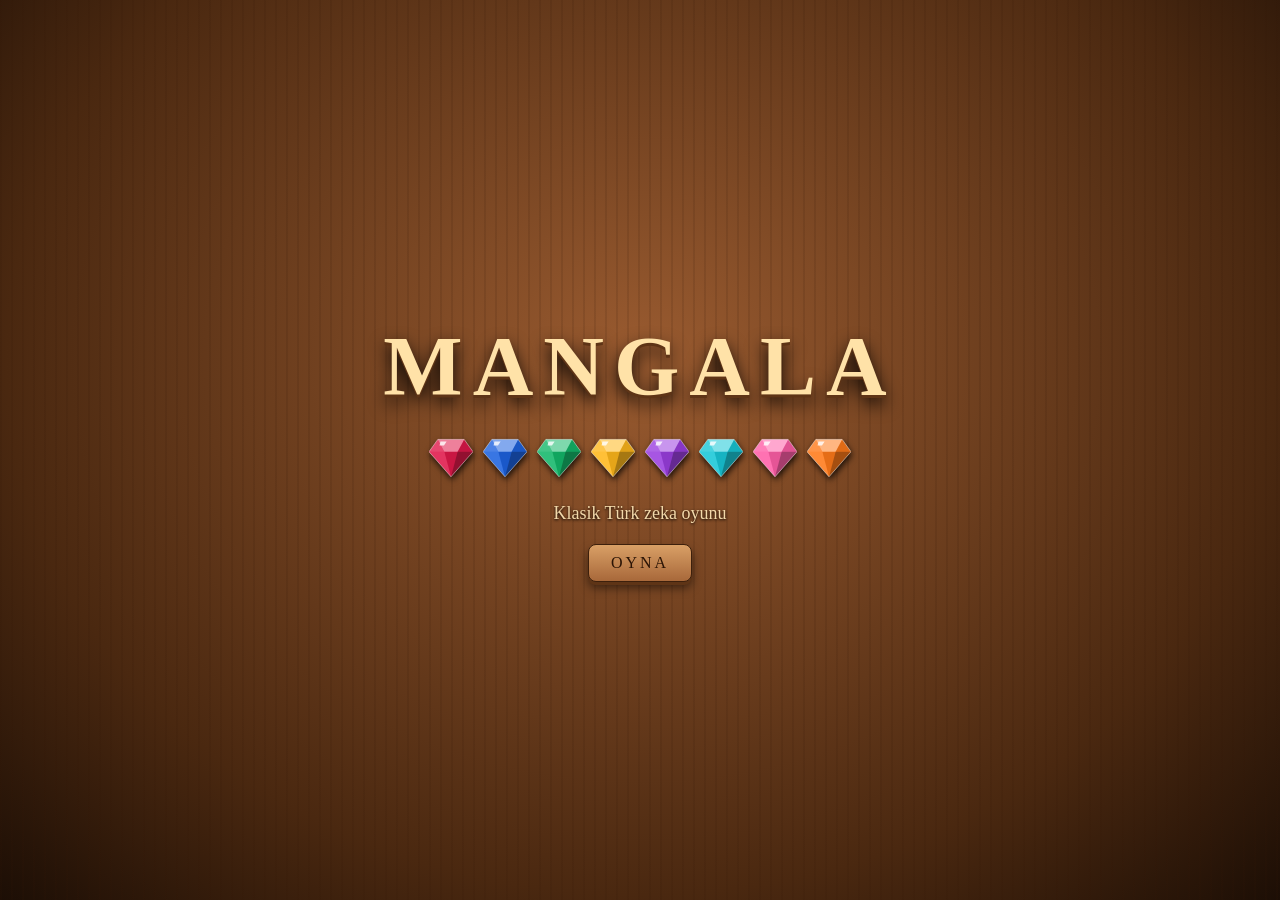
<file: games/mangala.html>
<!DOCTYPE html>
<html lang="tr" data-theme="dark">
<head>
<script>(function(){try{if(localStorage.getItem('gameon.sound')==='0'){const c=AudioNode.prototype.connect;AudioNode.prototype.connect=function(d){if(typeof AudioDestinationNode!=='undefined'&&d instanceof AudioDestinationNode)return d;return c.apply(this,arguments)};const p=HTMLMediaElement.prototype.play;HTMLMediaElement.prototype.play=function(){this.muted=true;return p.apply(this,arguments)}}}catch(e){}})();</script>

<meta charset="utf-8">
<meta name="viewport" content="width=device-width, initial-scale=1, viewport-fit=cover">
<title>Mangala</title>
<style>
:root{--bg1:#2b1a10;--bg2:#120a05;--ink:#f3e3c3;box-sizing:border-box;padding-top:env(safe-area-inset-top,0px);padding-bottom:env(safe-area-inset-bottom,0px)}
html{scroll-padding-top:env(safe-area-inset-top,0px)}
*{box-sizing:border-box}
body{margin:0;min-height:100vh;display:flex;flex-direction:column;align-items:center;justify-content:center;gap:16px;padding:16px;
background:radial-gradient(ellipse at 50% 30%,var(--bg1),var(--bg2));color:var(--ink);font-family:Georgia,"Times New Roman",serif}
h1{margin:0;font-size:28px;letter-spacing:4px;text-shadow:0 2px 6px #000}
#status{font-size:19px;min-height:28px;text-align:center;text-shadow:0 1px 3px #000}
#status b{color:#ffd37a}
.wrap{max-width:100%;overflow-x:auto;padding:8px}
.board{--p:92px;display:flex;gap:14px;padding:52px 22px;border-radius:26px;position:relative;
background:
repeating-linear-gradient(90deg,rgba(50,22,6,.10) 0 2px,transparent 2px 9px),
repeating-linear-gradient(88deg,rgba(255,220,160,.07) 0 1px,transparent 1px 23px),
linear-gradient(180deg,#a8683a,#8a4f28 50%,#9a5b30);
box-shadow:0 30px 50px rgba(0,0,0,.65),inset 0 2px 3px rgba(255,220,170,.45),inset 0 -4px 8px rgba(40,15,0,.6),0 0 0 6px #5e3416,0 0 0 9px #3d200c}
.mid{display:grid;grid-template-columns:repeat(6,var(--p));gap:14px}
.pit,.tre{position:relative;border-radius:50%;
background:radial-gradient(circle at 50% 30%,#1d0d04,#4a2810 80%);
box-shadow:inset 0 8px 14px rgba(0,0,0,.85),inset 0 -2px 4px rgba(255,200,140,.25),0 1px 0 rgba(255,215,170,.5);}
.pit{width:var(--p);height:var(--p);cursor:default;user-select:none}
.tre{width:calc(var(--p) + 14px);border-radius:60px;min-height:100%}
.pit.on{cursor:pointer;outline:3px solid rgba(255,211,122,.75);outline-offset:3px}
.pit.on:hover{outline-color:#ffd37a;filter:brightness(1.25)}
.stone{pointer-events:none;position:absolute;width:25%;aspect-ratio:1;filter:drop-shadow(1px 2px 2px rgba(0,0,0,.75))}.stone svg{width:100%;height:100%;display:block}
#start{position:fixed;inset:0;z-index:50;display:flex;flex-direction:column;align-items:center;justify-content:center;gap:20px;padding:24px;text-align:center;
background:repeating-linear-gradient(90deg,rgba(50,22,6,.12) 0 2px,transparent 2px 11px),radial-gradient(ellipse at 50% 40%,#9a5b30,#4a2810 70%,#1c0e05)}
#start h2{margin:0;font-size:clamp(40px,9vw,84px);letter-spacing:10px;color:#ffe2a8;text-shadow:0 3px 0 #5e3416,0 8px 18px #000}
#start p{margin:0;font-size:18px;color:#f3d9aa;text-shadow:0 1px 3px #000}
#start .gems{display:flex;gap:10px}#start .gems span{width:44px;filter:drop-shadow(1px 3px 3px rgba(0,0,0,.8))}
button.big{font-size:26px;padding:14px 64px;letter-spacing:3px;border-radius:12px}
#start.hide{display:none}
.tre .stone{width:26%}
.cnt{position:absolute;left:50%;transform:translateX(-50%);font-size:15px;color:#f3d9aa;text-shadow:0 1px 2px #000;pointer-events:none;background:rgba(20,8,0,.55);padding:0 8px;border-radius:10px}
.pit .cnt{bottom:-24px}
.pit.p2 .cnt{bottom:auto;top:-24px}
.tre .cnt{top:6px}
.lbl{position:absolute;left:50%;transform:translateX(-50%);font-size:13px;letter-spacing:2px;color:#f3d9aa;text-shadow:0 1px 2px #000;white-space:nowrap}
.top{top:-44px}.bot{bottom:-44px}
button.r{font:inherit;font-size:16px;padding:9px 22px;border-radius:8px;border:1px solid #3d200c;color:#2b1405;cursor:pointer;
background:linear-gradient(#d9a066,#a8683a);box-shadow:0 3px 0 #5e3416,0 6px 10px rgba(0,0,0,.5)}
button.r:active{transform:translateY(2px)}
.rules{max-width:640px;font-size:14px;line-height:1.5;opacity:.85}
.rules summary{cursor:pointer}
@media(max-width:760px){.board{--p:52px;gap:8px;padding:48px 14px}.mid{gap:8px}.cnt{font-size:12px}.pit .cnt{bottom:-20px}.pit.p2 .cnt{bottom:auto;top:-20px}}
#rot{position:fixed;inset:0;z-index:90;background:#120a05;display:none;flex-direction:column;align-items:center;justify-content:center;gap:14px;text-align:center;padding:28px;font-size:16px}#rot.show{display:flex}#rot .ph{font-size:60px}
@media (orientation:landscape) and (max-height:520px){h1,.rules{display:none}body{padding:6px;gap:6px;min-height:100dvh}.board{padding:36px 14px;gap:8px}.mid{gap:8px}.lbl.top{top:-32px}.lbl.bot{bottom:-32px}#status{font-size:15px;min-height:20px}button.r{padding:5px 16px;font-size:14px}}
body.flip .wrap{transform:rotate(180deg)}body.flip .cnt,body.flip .lbl{transform:translateX(-50%) rotate(180deg)}
#nmenu{display:none;gap:8px;flex-wrap:wrap;justify-content:center}#nmenu.on{display:flex}
#newgame,#nmenu{display:none!important}
</style>
</head>
<body>
<div id="rot"><div class="ph">📱</div><b>Telefonu yan çevir</b><span>Mangala yatay ekranda oynanır.</span></div>
<div id="start"><h2>MANGALA</h2><div class="gems" id="sg"></div><p>Klasik Türk zeka oyunu</p><button class="r big" id="play">OYNA</button></div>
<h1>MANGALA</h1>
<div id="status"></div>
<div class="wrap"><div class="board" id="board"></div></div>
<button class="r" id="newgame">Yeni Oyun</button>
<div id="nmenu"><button class="r" data-c="bot">🤖 Botlarla Oyna</button><button class="r" data-c="room">🏠 Oda Kur</button><button class="r" data-c="x">Vazgeç</button></div>
<details class="rules"><summary>Kurallar</summary>
Her kuyuda 4 taş ile başlanır. Kendi kuyunuzdan bir kuyu seçip tüm taşları alırsınız; ilk taşı aynı kuyuya bırakıp kalanları saat yönünün tersine tek tek dağıtırsınız (kuyuda tek taş varsa o taş bir sonraki kuyuya gider). Rakibin hazinesine taş atılmaz.
Son taş kendi hazinenize düşerse tekrar oynarsınız. Son taş rakibin kuyusuna düşer ve orada çift sayı olursa o taşları alırsınız. Son taş kendi boş kuyunuza düşerse, karşısındaki kuyu doluysa ikisini birden alırsınız. Bir tarafın kuyuları boşalınca oyun biter; kalan taşlar sahibine gider, en çok taşı toplayan kazanır.
</details>
<script>
const COLORS=["#e0194a","#1e63e0","#14b86a","#ffb81c","#9b3fe0","#19c8d8","#ff5fa8","#ff7a1a"];
function gem(c){return `<svg viewBox="0 0 100 100"><polygon points="20,10 80,10 100,38 50,95 0,38" fill="${c}"/><polygon points="20,10 80,10 65,38 35,38" fill="#fff" opacity=".45"/><polygon points="20,10 35,38 0,38" fill="#fff" opacity=".2"/><polygon points="80,10 100,38 65,38" fill="#000" opacity=".12"/><polygon points="0,38 35,38 50,95" fill="#fff" opacity=".12"/><polygon points="35,38 65,38 50,95" fill="#000" opacity=".1"/><polygon points="65,38 100,38 50,95" fill="#000" opacity=".35"/><polygon points="26,15 40,15 34,24 24,24" fill="#fff" opacity=".8"/><polygon points="20,10 80,10 100,38 50,95 0,38" fill="none" stroke="#fff" stroke-opacity=".5" stroke-width="2"/></svg>`}
const GO={on:null,set(v,r){v=!!v;if(this.on===v)return;this.on=v;try{parent.postMessage({gameon:v?'start':'end',ranking:r},'*')}catch(e){}}};
const msg=o=>{try{parent.postMessage(o,'*')}catch(e){}};
const MODE=new URLSearchParams(location.search).get('mode')==='room'?'room':'bot';
const esc=t=>String(t).replace(/[&<>"]/g,c=>({"&":"&amp;","<":"&lt;",">":"&gt;",'"':"&quot;"}[c]));
const N=["Sen","Bot"],AV=["profil1","profil1"];let ME=0,gen=0,rq=[],draining=false;
const mine=()=>turn===ME;
const lab=i=>`<img src="../profil/${AV[i]}.webp" alt="" style="width:20px;height:20px;border-radius:50%;vertical-align:middle;margin-right:5px">${esc(N[i].toUpperCase())}`;
let b,turn,busy,over;
const $=id=>document.getElementById(id);
const side=i=>i<6?0:(i>6&&i<13?1:-1);
const T=p=>p?13:6;
const sleep=ms=>{const g=gen;return new Promise((r,j)=>setTimeout(()=>g===gen?r():j("x"),ms))};
function nxt(pos,pl){pos=(pos+1)%14;if(pos===T(1-pl))pos=(pos+1)%14;return pos}

function build(){
 const bd=$("board");bd.innerHTML="";
 const mk=(cls,i)=>{const e=document.createElement("div");e.className=cls+(cls==="pit"&&i>6?" p2":"");e.id="c"+i;
  if(cls==="pit")e.addEventListener("click",()=>play(i));return e};
 const l=mk("tre",13);l.innerHTML='<span class="lbl bot" style="bottom:-18px"></span>';
 const r=mk("tre",6);
 const mid=document.createElement("div");mid.className="mid";
 for(let i=12;i>=7;i--)mid.appendChild(mk("pit",i));
 for(let i=0;i<6;i++)mid.appendChild(mk("pit",i));
 bd.append(l,mid,r);
 const t=document.createElement("span");t.className="lbl top";t.innerHTML=lab(1);mid.style.position="relative";
 const bt=document.createElement("span");bt.className="lbl bot";bt.innerHTML=lab(0);
 mid.append(t,bt);
}

function stones(el,n,idx,tre){
 el.querySelectorAll(".stone").forEach(s=>s.remove());
 const asp=tre?el.clientWidth/Math.max(el.clientHeight,1):1;
 for(let k=0;k<n;k++){
  const a=k*2.399+idx, rr=tre?Math.sqrt(k)*7.2:Math.sqrt(k)*8.4;
  let x=50+Math.cos(a)*Math.min(rr,tre?40:38), y=tre?(14+ (k*37%72)) : 50+Math.sin(a)*Math.min(rr,38);
  if(tre){x=50+Math.cos(a)*Math.min(rr,34)}
  const s=document.createElement("i");s.className="stone";
  const c=COLORS[(k*5+idx*3)%COLORS.length];
  s.innerHTML=gem(c);s.style.transform=`translate(-50%,-50%) rotate(${(k*53+idx*17)%50-25}deg)`;
  s.style.left=x+"%";s.style.top=y+"%";el.appendChild(s);
 }
}

function render(){
 for(let i=0;i<14;i++){
  const el=$("c"+i),tre=i===6||i===13;
  stones(el,b[i],i,tre);
  let c=el.querySelector(".cnt");if(!c){c=document.createElement("span");c.className="cnt";el.appendChild(c)}
  c.textContent=b[i];
  if(!tre)el.classList.toggle("on",!busy&&!over&&side(i)===turn&&mine()&&b[i]>0);
 }
}
function say(h){$("status").innerHTML=h}
function turnMsg(){say(`Sıra: <b>${N[turn]}</b>`)}

function init(){gen++;b=Array(14).fill(4);b[6]=b[13]=0;turn=0;busy=false;over=false;build();render();turnMsg();GO.set(true);msg({gameon:"turn",seat:0});if(MODE==="bot"&&turn===1)botTurn()}

async function play(p,fb){try{await play0(p,fb)}catch(e){if(e!=="x")throw e}}
async function play0(p,fb){
 if(busy||over||side(p)!==turn||!b[p]||(!fb&&!mine()))return;
 busy=true;render();
 const n=b[p];b[p]=0;let pos=p,note="";
 if(n===1){pos=nxt(pos,turn);b[pos]++;render();await sleep(300)}
 else{b[p]=1;render();await sleep(300);
  for(let k=1;k<n;k++){pos=nxt(pos,turn);b[pos]++;render();await sleep(300)}}
 let extra=false;const t=T(turn);
 if(pos===t){extra=true;note="Son taş hazineye düştü, tekrar oynuyorsunuz!"}
 else if(side(pos)===1-turn&&b[pos]%2===0){note=`Çift sayı! ${b[pos]} taş alındı.`;b[t]+=b[pos];b[pos]=0}
 else if(side(pos)===turn&&b[pos]===1&&b[12-pos]>0){note=`Karşı kuyudan ${b[12-pos]} taş kazanıldı.`;b[t]+=1+b[12-pos];b[pos]=0;b[12-pos]=0}
 render();await sleep(350);
 const s0=b.slice(0,6).reduce((a,x)=>a+x,0),s1=b.slice(7,13).reduce((a,x)=>a+x,0);
 if(!s0||!s1){
  b[6]+=s0;b[13]+=s1;for(let i=0;i<6;i++)b[i]=0;for(let i=7;i<13;i++)b[i]=0;
  over=true;busy=false;render();
  if(MODE==="room"&&!fb)msg({gameon:"move",data:{p},next:turn});
  GO.set(false,b[6]>=b[13]?[0,1]:[1,0]);
  const w=b[6]===b[13]?"Oyun berabere bitti!":`<b>${N[b[6]>b[13]?0:1]}</b> kazandı!`;
  say(`${w} (${b[6]} - ${b[13]})`);return;
 }
 if(!extra)turn=1-turn;
 busy=false;render();turnMsg();
 if(MODE==="room"&&!fb)msg({gameon:"move",data:{p},next:turn});
 msg({gameon:"turn",seat:turn});
 if(MODE==="bot"&&turn===1)botTurn();
 if(note)$("status").innerHTML+=`<br><small>${note}</small>`;
}
addEventListener("error",e=>{busy=false;say("Hata: "+e.message)});
$("newgame").addEventListener("click",()=>{if(MODE==="room"&&!over)return say("Oyun bitince yeni oyun açabilirsin.");$("nmenu").classList.toggle("on")});
$("nmenu").addEventListener("click",e=>{const c=e.target.dataset.c;if(!c)return;$("nmenu").classList.remove("on");if(c!=="x")msg({gameon:"newgame",choice:c})});
/* ---- bot (alfa-beta) ---- */
function sim(bd,tn,p){const b=bd.slice();let n=b[p],pos=p;b[p]=0;if(n===1){pos=nxt(pos,tn);b[pos]++}else{b[p]=1;for(let k=1;k<n;k++){pos=nxt(pos,tn);b[pos]++}}
 let extra=false;const t=T(tn);if(pos===t)extra=true;else if(side(pos)===1-tn&&b[pos]%2===0){b[t]+=b[pos];b[pos]=0}else if(side(pos)===tn&&b[pos]===1&&b[12-pos]>0){b[t]+=1+b[12-pos];b[pos]=0;b[12-pos]=0}
 const s0=b.slice(0,6).reduce((a,x)=>a+x,0),s1=b.slice(7,13).reduce((a,x)=>a+x,0);let over=false;if(!s0||!s1){b[6]+=s0;b[13]+=s1;for(let i=0;i<6;i++)b[i]=0;for(let i=7;i<13;i++)b[i]=0;over=true}
 return{b,extra:extra&&!over,over}}
const mv=tn=>{const r=[],s=tn?7:0;for(let i=s;i<s+6;i++)r.push(i);return r};
function ab(b,tn,d,al,be){let best=tn?-1e9:1e9,any=false;for(const p of mv(tn)){if(!b[p])continue;any=true;const r=sim(b,tn,p);let v;
  if(r.over)v=(r.b[13]-r.b[6])*10;else if(d<=1)v=r.b[13]-r.b[6];else v=ab(r.b,r.extra?tn:1-tn,d-1,al,be);
  if(tn){if(v>best)best=v;al=Math.max(al,best)}else{if(v<best)best=v;be=Math.min(be,best)}if(al>=be)break}
 return any?best:0}
function botTurn(){const g=gen;busy=true;render();say("Bot düşünüyor…");setTimeout(()=>{if(g!==gen)return;let best=-1e9,m=[];
  for(const p of mv(1)){if(!b[p])continue;const r=sim(b,1,p);let v=r.over?(r.b[13]-r.b[6])*10:ab(r.b,r.extra?1:0,5,-1e9,1e9);v+=Math.random()*.3;if(v>best){best=v;m=[p]}}
  busy=false;if(m.length)play(m[0],true)},700)}
/* ---- oda: sunucu/kabuk köprüsü ---- */
async function drain(){if(draining)return;draining=true;try{while(rq.length){while(busy||over||!started)await new Promise(r=>setTimeout(r,100));await play(rq.shift(),true)}}finally{draining=false}}
let started=false;
addEventListener("message",e=>{const d=e.data||{};if(e.source!==parent)return;
 if(d.gameon==="init"){ME=d.me|0;(d.players||[]).forEach((p,i)=>{N[i]=p.username?"@"+p.username:(p.first_name||"Oyuncu");AV[i]=p.avatar||"profil1"});
  document.body.classList.toggle("flip",ME===1);init();started=true;(d.moves||[]).forEach(m=>{if(m.seat!==ME)rq.push(m.data.p)});drain()}
 else if(d.gameon==="remote"&&d.data&&started){rq.push(d.data.p);drain()}});
function fit(){const W=innerWidth,H=innerHeight,p=Math.max(34,Math.min(96,Math.min((W-110)/8.4,(H-170)/2.7)));
 document.querySelector(".board").style.setProperty("--p",p+"px");
 const por=H>W&&("ontouchstart"in window||navigator.maxTouchPoints>0);$("rot").classList.toggle("show",por&&Math.min(W,H)<760);render()}
try{screen.orientation&&screen.orientation.lock&&screen.orientation.lock("landscape").catch(()=>{})}catch(e){}
$("sg").innerHTML=COLORS.map(c=>`<span>${gem(c)}</span>`).join("");
$("play").addEventListener("click",()=>{$("start").classList.add("hide");init()});
b=Array(14).fill(4);b[6]=b[13]=0;turn=0;busy=false;over=true;
if(MODE==="room"){$("start").classList.add("hide");build();render();say("Oyun yükleniyor…");msg({gameon:"ready"})}
else{try{N[0]=localStorage.getItem("gameon.name")||"Sen";AV[0]=localStorage.getItem("gameon.profile")||"profil1"}catch(e){}build();render()}
addEventListener("resize",fit);addEventListener("orientationchange",()=>setTimeout(fit,200));fit();
</script>
</body>
</html>
</file>
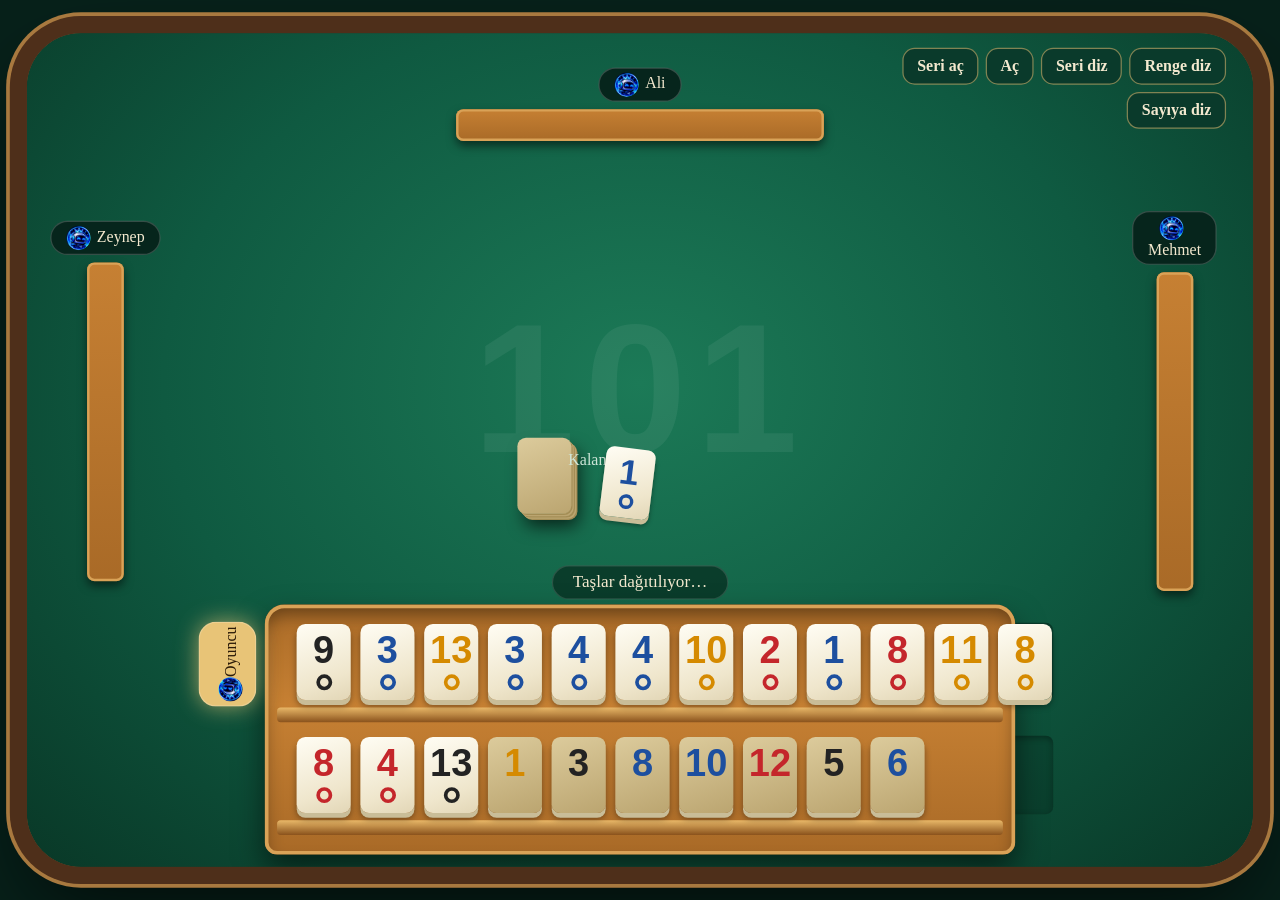
<file: games/okey.html>
<!doctype html>
<html lang="tr"><head>
<script>(function(){try{if(localStorage.getItem('gameon.sound')==='0'){const c=AudioNode.prototype.connect;AudioNode.prototype.connect=function(d){if(typeof AudioDestinationNode!=='undefined'&&d instanceof AudioDestinationNode)return d;return c.apply(this,arguments)};const p=HTMLMediaElement.prototype.play;HTMLMediaElement.prototype.play=function(){this.muted=true;return p.apply(this,arguments)}}}catch(e){}})();</script>

<script>const GO={on:null,set(v,r){v=!!v;if(this.on===v)return;this.on=v;try{parent.postMessage({gameon:v?'start':'end',ranking:r},'*')}catch(e){}}};</script>
<meta charset="utf-8">
<meta name="viewport" content="width=device-width, initial-scale=1, viewport-fit=cover">
<title>101 Okey</title>
<style>
:root{box-sizing:border-box;padding-top:env(safe-area-inset-top,0px);padding-bottom:env(safe-area-inset-bottom,0px)}
html{scroll-padding-top:env(safe-area-inset-top,0px);height:100%}
body{height:100%;margin:0;background:#07211a;overflow:hidden;font-family:'Fraunces',Georgia,serif;color:#f3e9cf}
#stage{position:absolute;left:50%;top:50%;width:1000px;height:680px;transform-origin:center;touch-action:none;user-select:none;-webkit-user-select:none;border-radius:44px;overflow:hidden;
 background:radial-gradient(ellipse at 50% 42%,#1c7a57 0,#0f5a41 55%,#093827 100%);box-shadow:0 0 0 14px #4e2f1a,0 0 0 17px #a8793f,0 30px 70px #000a}

.emb{position:absolute;left:500px;top:290px;transform:translate(-50%,-50%);font:600 150px/1 Oswald,sans-serif;color:#ffffff10;letter-spacing:.05em;pointer-events:none}
.t{position:absolute;width:44px;height:62px;box-sizing:border-box;border-radius:7px;padding-top:6px;text-align:center;cursor:grab;
 font:600 31px/1 Oswald,sans-serif;background:linear-gradient(160deg,#fffdf4,#efe6cc 70%,#e2d6b6);box-shadow:0 4px 0 #c9bd98,0 5px 5px #0006;
 transition:left .5s cubic-bezier(.2,.85,.25,1),top .5s cubic-bezier(.2,.85,.25,1),transform .5s cubic-bezier(.25,1,.3,1.25)}
.t i{display:block;width:13px;height:13px;margin:4px auto 0;border:3px solid currentColor;border-radius:50%;box-sizing:border-box}
.t.drag{transition:none;will-change:transform,left,top;z-index:200;cursor:grabbing;box-shadow:0 4px 0 #c9bd98,0 18px 20px #0009}
.t.air{box-shadow:0 4px 0 #c9bd98,0 16px 18px #0008}
.t.back{background:linear-gradient(160deg,#dccb9c,#bba570);color:transparent}.t.back *{visibility:hidden}
.t.ok{box-shadow:0 4px 0 #c9bd98,0 0 0 2px #e8c477,0 7px 8px #0007}
.t.k0{color:#c4262b}.t.k1{color:#1d4f9f}.t.k2{color:#232323}.t.k3{color:#d58a00}.t.kj{color:#1f7a3f}
.rack{position:absolute;left:194px;top:466px;width:612px;height:204px;border-radius:16px 16px 10px 10px;
 background:linear-gradient(#a96a27,#c68033 40%,#a96a27);box-shadow:inset 0 0 0 3px #d9a257,inset 0 8px 14px #0006,0 12px 24px #0008}
.rack:before,.rack:after{content:"";position:absolute;left:10px;right:10px;height:12px;border-radius:3px;background:linear-gradient(#e9b868,#8a521c)}
.rack:before{top:84px}.rack:after{top:176px}
.slot{position:absolute;width:46px;height:64px;border-radius:6px;background:#0002;box-shadow:inset 0 2px 5px #0005}
.zone{position:absolute;width:74px;height:100px;border:2px dashed #e8c477;border-radius:10px;opacity:0;transition:opacity .25s;pointer-events:none}
.zone.on{opacity:.85;animation:pu 1.2s infinite}@keyframes pu{50%{opacity:.35}}
@media (prefers-reduced-motion:reduce){.zone.on{animation:none}}
#stock{cursor:pointer;box-shadow:1px 1px 0 #a38d55,2px 2px 0 #bba570,3px 3px 0 #a38d55,4px 4px 0 #bba570,5px 5px 0 #a38d55,6px 10px 14px #000a}
#cnt{position:absolute;left:432px;top:340px;width:70px;text-align:center;font-size:13px;color:#cfe6d8}
.bot{position:absolute;transform:translate(-50%,-50%);text-align:center}
.nm{display:inline-block;padding:3px 12px;border-radius:14px;background:#06251c;border:1px solid #ffffff30;font-size:13px;margin-bottom:6px;transition:.3s}
.nm.act,.me.act{background:#e8c477;color:#2c1b08;box-shadow:0 0 18px #e8c477aa}
.bk{margin:0 auto;border-radius:6px;background:linear-gradient(#c68033,#a96a27);box-shadow:inset 0 0 0 2px #d9a257,0 4px 8px #0008}#bot2 .bk{width:300px;height:26px}#bot1 .bk,#bot3 .bk{width:30px;height:260px}
.melds{position:absolute;left:215px;top:112px;width:590px;height:134px;display:flex;flex-wrap:wrap;gap:6px 12px;align-content:flex-start;transform-origin:0 0}.meld{display:flex;padding:3px;border-radius:6px;background:#0003;border:1px solid #ffffff1a;height:fit-content}.meld.o0{border-color:#e8c477aa}
.mt{width:22px;height:30px;box-sizing:border-box;margin-right:1px;border-radius:4px;background:linear-gradient(160deg,#fffdf4,#e7dcc0);box-shadow:0 2px 0 #c9bd98;font:600 15px/30px Oswald,sans-serif;text-align:center}.mt.w{outline:2px dashed #1f7a3f;outline-offset:-3px}.mt.k0{color:#c4262b}.mt.k1{color:#1d4f9f}.mt.k2{color:#232323}.mt.k3{color:#d58a00}
#mp{white-space:pre-line}#rot{position:fixed;inset:0;z-index:999;display:none;place-items:center;background:#07211a;text-align:center;font-size:20px;line-height:1.6;padding:24px}@media (orientation:portrait){#rot{display:grid}}


.me{position:absolute;left:140px;top:480px;padding:3px 10px;border-radius:14px;background:#06251c;border:1px solid #ffffff30;font-size:13px;writing-mode:vertical-rl;transform:rotate(180deg)}
#msg{position:absolute;left:50%;top:434px;transform:translateX(-50%);padding:5px 16px;border-radius:20px;background:#04201799;font-size:14px;white-space:nowrap;border:1px solid #ffffff22}
#btns{position:absolute;right:22px;top:12px;width:340px;display:flex;flex-wrap:wrap;justify-content:flex-end;gap:6px}
button{font:600 13px 'Fraunces',Georgia,serif;color:#f3e9cf;background:#0a3a2b;border:1px solid #e8c47788;border-radius:10px;padding:6px 11px;cursor:pointer}
button:hover{background:#14513c}button:focus-visible{outline:2px solid #e8c477;outline-offset:2px}
#modal{position:absolute;inset:0;display:none;place-items:center;background:#02130dd0;z-index:500}
#modal.on{display:grid}#modal div{background:#0c3d2d;border:2px solid #e8c477;border-radius:18px;padding:26px 38px;text-align:center;max-width:420px}
#modal h2{margin:0 0 8px;font-size:28px;color:#e8c477}#modal p{margin:0 0 16px;line-height:1.5}
#b3{display:none!important}
</style></head><body>
<div id="stage">
 <div class="emb">101</div>
  <div id="btns"><button id="b6">Seri aç</button><button id="b4">Aç</button><button id="b5">Seri diz</button><button id="b1">Renge diz</button><button id="b2">Sayıya diz</button><button id="b3">Yeni el</button></div>
 <div class="bot" id="bot2" style="left:500px;top:58px"><div class="nm">Ali</div><div class="bk"></div></div>
 <div class="bot" id="bot1" style="left:936px;top:300px"><div class="nm">Mehmet</div><div class="bk"></div></div>
 <div class="bot" id="bot3" style="left:64px;top:300px"><div class="nm">Zeynep</div><div class="bk"></div></div>
 <div class="melds" id="melds"></div><div id="msg"></div>
 <div class="zone" id="z0"></div><div class="zone" id="z3"></div>
 <div class="t back" id="stock" title="Ortadan taş çek"></div><div id="cnt"></div>
 <div class="rack" id="rack"></div><div class="me" id="me">Sen</div>
 <div id="modal"><div><h2 id="mt"></h2><p id="mp"></p><button id="mb">Yeni el dağıt</button></div></div>
</div>
<div id="rot"><div>📱↻<br>Oyun yatay oynanır.<br>Telefonunu yan çevir.</div></div>
<script>
const $=s=>document.querySelector(s),st=$('#stage'),CN=['Kırmızı','Mavi','Siyah','Sarı'];
let S=1;const probe=document.createElement('div');probe.style.cssText='position:fixed;visibility:hidden;pointer-events:none;padding:env(safe-area-inset-top,0px) env(safe-area-inset-right,0px) env(safe-area-inset-bottom,0px) env(safe-area-inset-left,0px)';document.body.appendChild(probe);
function fit(){const cs=getComputedStyle(probe),T=parseFloat(cs.paddingTop)||0,R=parseFloat(cs.paddingRight)||0,B=parseFloat(cs.paddingBottom)||0,L=parseFloat(cs.paddingLeft)||0,vv=window.visualViewport,W=(vv?vv.width:innerWidth),H=(vv?vv.height:innerHeight),aw=W-L-R,ah=H-T-B;S=Math.min(aw/1044,ah/724);st.style.left=(L+aw/2)+'px';st.style.top=(T+ah/2)+'px';st.style.transform=`translate(-50%,-50%) scale(${S})`}
addEventListener('resize',fit);addEventListener('orientationchange',()=>setTimeout(fit,200));window.visualViewport&&visualViewport.addEventListener('resize',fit);fit();
const COLS=12,PITCH=52,RX=220,RY=[482,574],STOCK=[400,330],PILE=[[620,372],[760,320],[330,250],[250,330]],BC=[null,[936,300],[500,70],[64,300]];
const MODE=new URLSearchParams(location.search).get('mode')==='room'?'room':'bot',AVS=['profil1','profil1','profil1','profil1'];let M=0,lastT=-1,rq=[],draining=false,dealt=false,PRIV=null,byK=[],rpcN=0;const SEC=MODE==='room',rpcW={},PH=()=>({id:-1,c:0,n:0,j:0,ph:1});
const rpc=(path,method)=>new Promise(res=>{const id=++rpcN;rpcW[id]=res;msg({gameon:'rpc',id,path,method:method||'GET'});setTimeout(()=>{if(rpcW[id]){delete rpcW[id];res(null)}},12000)});
const msg=o=>{try{parent.postMessage(o,'*')}catch(e){}},esc=t=>String(t).replace(/[&<>"]/g,c=>({"&":"&amp;","<":"&lt;",">":"&gt;",'"':"&quot;"}[c])),avt=p=>`<img src="../profil/${AVS[p]}.webp" alt="" style="width:20px;height:20px;border-radius:50%;vertical-align:middle;margin-right:5px">`;
let prng=Math.random;function seedRng(s){let a=s>>>0;prng=()=>{a|=0;a=a+0x6D2B79F5|0;let t=Math.imul(a^a>>>15,1|a);t=t+Math.imul(t^t>>>7,61|t)^t;return((t^t>>>14)>>>0)/4294967296}}
const emit=ev=>{if(MODE==='room')msg({gameon:'move',data:Object.assign({s:M},ev),next:ev.next})};
const NAMES=['Sen','Mehmet','Ali','Zeynep'],slotXY=i=>[RX+(i%COLS)*PITCH,RY[i<COLS?0:1]];
let hand,hands,piles,stock,ind,okey,turn,phase,busy,over,uid=0,melds=[],mode=[],pen=[],scores=[0,0,0,0],round=1;
const rnd=n=>Math.floor(Math.random()*n),wait=ms=>new Promise(r=>setTimeout(r,ms));
const mk=(c,n,j)=>({id:uid++,c,n,j,slot:-1});
const isOkey=t=>!t.j&&t.c===okey.c&&t.n===okey.n;
let AC;function clack(v=.6){try{TG&&TG.HapticFeedback&&v>=.5&&TG.HapticFeedback.impactOccurred('light')}catch(e){}try{AC=AC||new AudioContext();const n=AC.sampleRate*.07,b=AC.createBuffer(1,n,AC.sampleRate),d=b.getChannelData(0);for(let i=0;i<n;i++)d[i]=(Math.random()*2-1)*Math.pow(1-i/n,4);const s=AC.createBufferSource();s.buffer=b;const f=AC.createBiquadFilter();f.type='bandpass';f.frequency.value=1500+rnd(900);const g=AC.createGain();g.gain.value=v;s.connect(f);f.connect(g);g.connect(AC.destination);s.start()}catch(e){}}
function mkEl(t,back){const e=document.createElement('div');e.className='t '+(t.j?'kj':'k'+t.c)+(back?' back':'');e.innerHTML=(t.j?'★':t.n)+'<i></i>';e._t=t;t.el=e;st.appendChild(e);return e}
function setPos(e,x,y,r=0,s=1){e.style.left=x+'px';e.style.top=y+'px';e.style.transform=`rotate(${r}deg) scale(${s})`}
function place(t,i){hand[i]=t;t.slot=i;const[x,y]=slotXY(i);t.el.style.zIndex=1;setPos(t.el,x,y)}
// ---- rack slots
for(let i=0;i<24;i++){const d=document.createElement('div');d.className='slot';const[x,y]=slotXY(i);d.style.left=x-1+'px';d.style.top=y-1+'px';st.insertBefore(d,$('#stock'))}
// ---- group validation (sets & runs, okey wild)
function groups(){const gs=[],val=s=>s.length*100+(s.length>2?resolve(s).items.reduce((a,x)=>a+x.n,0):0);
 const seg=b=>{const n=b.length,f=Array(n+1).fill(0),ch=Array(n+1).fill(0);for(let i=1;i<=n;i++){f[i]=f[i-1];for(let L=2;L<=Math.min(13,i);L++){const s=b.slice(i-L,i);if(!(L===2?vpair(s):valid(s)))continue;const v=f[i-L]+val(s);if(v>f[i]){f[i]=v;ch[i]=L}}}let i=n;while(i>0){if(ch[i]){gs.push(b.slice(i-ch[i],i));i-=ch[i]}else i--}};
 for(let r=0;r<2;r++){let g=[];for(let c=0;c<=COLS;c++){const t=c<COLS?hand[r*COLS+c]:null;if(t)g.push(t);else{if(g.length)seg(g);g=[]}}}return gs}
function valid(g){const L=g.length;if(L<3||L>13)return false;const f=g.filter(t=>!isOkey(t)).map(t=>t.j?{c:okey.c,n:okey.n}:t);if(!f.length)return true;
 if(L<=4&&f.every(x=>x.n===f[0].n)&&new Set(f.map(x=>x.c)).size===f.length)return true;
 if(f.every(x=>x.c===f[0].c)&&new Set(f.map(x=>x.n)).size===f.length){const ns=f.map(x=>x.n),mn=Math.min(...ns),mx=Math.max(...ns);return mx-mn+1<=L&&Math.max(1,mx-L+1)<=Math.min(mn,14-L)}return false}
function mark(){let ok=0,all=0;document.querySelectorAll('.t.ok').forEach(e=>e.classList.remove('ok'));groups().forEach(g=>{all+=g.length;if(valid(g)||vpair(g)){ok+=g.length;g.forEach(t=>t.el.classList.add('ok'))}});return{ok,all}}
// ---- UI state
function ui(){const m=mark();$('#cnt').textContent='Kalan: '+stock.length;$('#z0').classList.toggle('on',phase==='discard'&&!turn&&!over);$('#z3').classList.toggle('on',phase==='draw'&&!turn&&!over&&piles[3].length>0);
 [1,2,3].forEach(p=>{const b=$('#bot'+p);const n=b.querySelector('.nm');n.classList.toggle('act',turn===p);n.innerHTML=avt(p)+esc(NAMES[p])+(mode[p]?(mode[p]==='pair'?' · çift':' · açtı'):'')});$('#me').classList.toggle('act',turn===0);$('#me').innerHTML=avt(0)+esc(NAMES[0]);{const sd=(M+turn)%4;if(MODE==='room'&&lastT!==sd){lastT=sd;msg({gameon:'turn',seat:sd})}}
 $('#b4').textContent=mode[0]?'Per ekle':'Aç';
 $('#msg').textContent=over?'El bitti':turn?NAMES[turn]+' oynuyor…':phase==='draw'?'Sıra sende: ortadan çek ya da soldaki atığı al':mode[0]?'Taşı pere sürükle (işle) ya da sağdaki atığa bırak':'Perlerini diz, “Aç” de · sonra taşı sağdaki atığa bırak'}
function say(s){$('#msg').textContent=s}
// ---- deal
async function deal(){GO.set(true);over=true;busy=true;$('#modal').classList.remove('on');st.querySelectorAll('.t:not(#stock)').forEach(e=>e.remove());
 hand=Array(24).fill(null);hands=[[],[],[],[]];piles=[[],[],[],[]];melds=[];mode=[null,null,null,null];pen=[0,0,0,0];renderMelds();const all=[];
 for(let c=0;c<4;c++)for(let n=1;n<=13;n++)for(let k=0;k<2;k++)all.push(mk(c,n,0));all.push(mk(0,0,1),mk(1,0,1));
 let mine;
 if(SEC){all.forEach((t,k)=>t.k=k);byK=all.slice();ind=byK[PRIV.ind];okey={c:ind.c,n:ind.n%13+1};stock=Array(PRIV.stockN).fill(0);mine=PRIV.hand.map(k=>byK[k]);for(let p=1;p<4;p++)hands[p]=Array.from({length:PRIV.counts[(M+p)%4]},PH)}
 else{
 for(let i=all.length-1;i>0;i--){const j=Math.floor(prng()*(i+1));[all[i],all[j]]=[all[j],all[i]]}
 let ix;do{ix=Math.floor(prng()*all.length)}while(all[ix].j);ind=all.splice(ix,1)[0];okey={c:ind.c,n:ind.n%13+1};stock=all;
 const sh=[0,1,2,3].map(q=>{const a=[];for(let i=0;i<(q?21:22);i++)a.push(stock.pop());return a});for(let p=1;p<4;p++)hands[p]=sh[(M+p)%4];mine=sh[M]}
 setPos($('#stock'),STOCK[0],STOCK[1]);const ie=mkEl(ind);ie.style.cursor='default';setPos(ie,STOCK[0]+68,STOCK[1]+6,7,.92);
 [[PILE[0],'z0'],[PILE[3],'z3']].forEach(([p,id])=>{const z=$('#'+id);z.style.left=p[0]-15+'px';z.style.top=p[1]-19+'px'});
 turn=(4-M)%4;phase=turn?'wait':'discard';ui();say('Taşlar dağıtılıyor…');
 for(let i=0;i<mine.length;i++){const t=mine[i],e=mkEl(t,true);setPos(e,STOCK[0],STOCK[1]);e.style.zIndex=300;await wait(40);const s=i;place(t,s);setTimeout(()=>{e.classList.remove('back');clack(.35)},420)}
 await wait(800);over=false;busy=false;ui()}
// ---- my turn
const firstEmpty=()=>hand.findIndex(x=>!x);
async function myDraw(fromPile){if(turn||phase!=='draw'||busy||over)return;let t;
 if(fromPile){if(!piles[3].length)return;t=piles[3].pop();emit({t:'d',src:'p'})}else{if(SEC){busy=true;const r=await rpc('/draw','POST');if(!r||!r.ok){busy=false;if(r&&r.empty)return endDraw();return say('Taş çekilemedi, tekrar dene')}stock.pop();t=byK[r.k]}else{if(!stock.length){emit({t:'e'});return endDraw()}emit({t:'d',src:'s'});busy=true;t=stock.pop()}mkEl(t,true);setPos(t.el,STOCK[0],STOCK[1])}
 busy=true;await wait(30);place(t,firstEmpty());await wait(350);t.el.classList.remove('back');clack();phase='discard';busy=false;ui()}
async function throwTile(t){if(busy)return;busy=true;hand[t.slot]=null;t.slot=-1;const left=hand.filter(Boolean).length,spec=!mode[0]&&left===21&&groups().flat().length===21&&groups().every(valid),pn=(isOkey(t)||(left&&melds.some(m=>fits(m,t))))?101:0;pen[0]+=pn;const[x,y]=PILE[0];piles[0].push(t);t.el.classList.add('air');t.el.style.zIndex=10+piles[0].length;
 setPos(t.el,x+rnd(14)-7,y+rnd(10)-5,rnd(50)-25,.84);await wait(520);t.el.classList.remove('air');clack(.9);
 emit({t:'x',id:t.k,spec:!!spec,next:(M+1)%4});if(pn)say('Ceza +101: '+(isOkey(t)?'okey attın':'işlenebilir taş attın'));if(spec||!left)return endHand(0,t,spec);
 phase='wait';turn=1;busy=false;ui();if(MODE!=='room')bots()}
// ---- bots
function score(h,t){if(t.j||isOkey(t))return 99;let s=0,seenC=new Set();h.forEach(o=>{if(o===t)return;if(o.j||isOkey(o)){s+=1;return}
 if(o.n===t.n&&o.c!==t.c&&!seenC.has(o.c)){s+=2;seenC.add(o.c)}else if(o.n===t.n&&o.c===t.c)s+=1;else if(o.c===t.c&&Math.abs(o.n-t.n)===1)s+=2;else if(o.c===t.c&&Math.abs(o.n-t.n)===2)s+=1});return s}
const cen=(p)=>[BC[p][0]-22,BC[p][1]-31];
async function bots(){for(let p=1;p<4&&!over;p++){turn=p;ui();await wait(700);const h=hands[p],prev=(p+3)%4,top=piles[prev].at(-1);let t;
  if(top&&wantPile(p,top)){t=piles[prev].pop();const[x,y]=cen(p);setPos(t.el,x,y,0,.5);await wait(450);t.el.remove()}
  else{if(!stock.length)return endDraw();t=stock.pop();const e=mkEl(t,true);setPos(e,STOCK[0],STOCK[1]);e.style.zIndex=250;await wait(30);const[x,y]=cen(p);setPos(e,x,y,0,.5);clack(.4);await wait(450);e.remove()}
  h.push(t);t.el=null;ui();await wait(650);if(botPlay(p)){ui();await wait(1000)}if(over)return;
  const d=pickDisc(p);h.splice(h.indexOf(d),1);pen[p]+=(isOkey(d)||(h.length&&melds.some(m=>fits(m,d))))?101:0;ui();const e=mkEl(d);const[x,y]=cen(p);setPos(e,x,y,0,.5);e.style.zIndex=10+piles[p].length;
  await wait(30);e.classList.add('air');piles[p].push(d);setPos(e,PILE[p][0]+rnd(14)-7,PILE[p][1]+rnd(10)-5,rnd(50)-25,.84);await wait(520);e.classList.remove('air');clack(.8);if(!h.length)return endHand(p,d)}
 if(over)return;turn=0;phase='draw';busy=false;ui()}
function finish(t,p,rk){GO.set(false,rk);over=true;busy=false;ui();$('#mt').textContent=t;$('#mp').textContent=p;$('#modal').classList.add('on')}
// ---- drag & drop
let drag=null,lastTap=0;const pt=e=>{const r=st.getBoundingClientRect();return{x:(e.clientX-r.left)/S,y:(e.clientY-r.top)/S}};
st.addEventListener('pointerdown',e=>{const el=e.target.closest('.t');if(!el||!el._t||el._t.slot<0||busy||over)return;const p=pt(e);
 drag={t:el._t,el,dx:p.x-parseFloat(el.style.left),dy:p.y-parseFloat(el.style.top),sx:p.x,sy:p.y,lx:p.x,moved:false};el.classList.add('drag');el.style.zIndex=200;el.setPointerCapture(e.pointerId);el.style.pointerEvents='none'});
addEventListener('pointermove',e=>{if(!drag)return;const p=pt(e);if(Math.hypot(p.x-drag.sx,p.y-drag.sy)>4)drag.moved=true;
 const r=Math.max(-16,Math.min(16,(p.x-drag.lx)*1.4));drag.lx=p.x;setPos(drag.el,p.x-drag.dx,p.y-drag.dy,r,1.1)});
addEventListener('pointerup',e=>{if(!drag)return;const{t,el,dx,dy,moved}=drag;drag=null;el.classList.remove('drag');const md=document.elementFromPoint(e.clientX,e.clientY)?.closest('.meld');el.style.pointerEvents='';const p=pt(e),cx=p.x-dx+22,cy=p.y-dy+31,from=t.slot;
 if(!moved){const n=Date.now();const dbl=n-lastTap<350;lastTap=n;place(t,from);if(dbl&&phase==='discard'&&!turn)throwTile(t);return}
 if(md&&phase==='discard'&&!turn&&layoff(t,+md.dataset.i)){ui();return}
 if(phase==='discard'&&!turn&&Math.hypot(cx-PILE[0][0]-22,cy-PILE[0][1]-31)<85)return throwTile(t);
 let best=-1,bd=1e9;for(let i=0;i<24;i++){const[x,y]=slotXY(i),d=Math.hypot(x+22-cx,y+31-cy);if(d<bd){bd=d;best=i}}
 if(bd<50){insert(t,best,from);clack(.55)}else place(t,from);ui()});
function insert(t,best,from){hand[from]=null;if(hand[best]){const r=best<COLS?0:1,b0=r*COLS;let e=-1,bd=99;for(let i=b0;i<b0+COLS;i++)if(!hand[i]&&Math.abs(i-best)<bd){bd=Math.abs(i-best);e=i}
 if(e<0){const o=hand[best];hand[best]=null;place(o,from)}else{const s=e>best?-1:1;for(let i=e;i!==best;i+=s){const o=hand[i+s];hand[i]=o;if(o)place(o,i);hand[i+s]=null}}}place(t,best)}
// ---- buttons
function arrange(key,sub){const ts=hand.filter(Boolean),sp=ts.filter(t=>t.j||isOkey(t)),rest=ts.filter(t=>!(t.j||isOkey(t))).sort((a,b)=>key(a)-key(b)||sub(a)-sub(b));
 hand.fill(null);let i=0,last=null,run=[];const gs=[];rest.forEach(t=>{if(key(t)!==last){gs.push(run=[]);last=key(t)}run.push(t)});gs.push(sp);
 layout(gs);clack(.5);ui()}
$('#b1').onclick=()=>!busy&&arrange(t=>t.c,t=>t.n);$('#b2').onclick=()=>!busy&&arrange(t=>t.n,t=>t.c);$('#b3').onclick=deal;$('#mb').onclick=deal;
$('#b4').onclick=openMe;$('#b5').onclick=()=>!busy&&!over&&seriDiz();$('#b6').onclick=seriAc;$('#stock').onclick=()=>myDraw(false);$('#z3').onclick=()=>myDraw(true);
st.addEventListener('click',e=>{if(e.target.closest('#z3'))return;const r=st.getBoundingClientRect(),x=(e.clientX-r.left)/S,y=(e.clientY-r.top)/S,p=PILE[3];if(x>p[0]-10&&x<p[0]+60&&y>p[1]-14&&y<p[1]+80)myDraw(true)});
// ---- melds, opening, laying off
const rep=t=>t.j?{c:okey.c,n:okey.n}:t;
const vpair=g=>{if(g.length!==2)return false;const f=g.filter(t=>!isOkey(t)).map(rep);return f.length<2||(f[0].c===f[1].c&&f[0].n===f[1].n)};
function resolve(g){const L=g.length,ns=g.filter(t=>!isOkey(t)),ws=g.filter(isOkey);
 if(L===2&&vpair(g)){const r=ns.length?rep(ns[0]):{c:okey.c,n:okey.n};return{kind:'pair',items:g.map(t=>({t,c:r.c,n:r.n,w:isOkey(t)?1:0}))}}
 if(!valid(g))return null;const f=ns.map(rep),items=[];
 if(L<=4&&(f.length<2||f.every(x=>x.n===f[0].n))){const n=f.length?f[0].n:13,used=new Set(f.map(x=>x.c));g.forEach(t=>{if(isOkey(t)){const c=[0,1,2,3].find(c=>!used.has(c));used.add(c);items.push({t,c,n,w:1})}else items.push({t,c:rep(t).c,n,w:0})});return{kind:'set',items}}
 const s=f.length?Math.min(Math.min(...f.map(x=>x.n)),14-L):1,c=f.length?f[0].c:0;
 for(let i=0;i<L;i++){const n=s+i,t=ns.find(x=>rep(x).n===n);items.push(t?{t,c,n,w:0}:{t:ws.pop(),c,n,w:1})}return{kind:'run',items}}
function fits(m,t){if(m.kind==='pair')return null;const w=isOkey(t),r=rep(t),it=m.items;
 if(m.kind==='set'){const n=it[0].n;if(it.length>=4)return null;const u=new Set(it.map(x=>x.c));if(w)return{c:[0,1,2,3].find(c=>!u.has(c)),n,w:1,end:1};return r.n===n&&!u.has(r.c)?{c:r.c,n,end:1}:null}
 const c=it[0].c,lo=it[0].n,hi=it.at(-1).n;if(w){if(hi<13)return{c,n:hi+1,w:1,end:1};if(lo>1)return{c,n:lo-1,w:1};return null}
 if(r.c!==c)return null;if(r.n===hi+1)return{c,n:r.n,end:1};if(r.n===lo-1)return{c,n:r.n};return null}
function renderMelds(){const el=$('#melds'),tot=melds.reduce((a,m)=>a+m.items.length*23+20,0);let s=1;while(s>.5&&Math.ceil(tot*1.15/(590/s))*38*s>134)s-=.05;el.style.width=590/s+'px';el.style.transform='scale('+s+')';el.innerHTML=melds.map((m,i)=>`<div class='meld o${m.owner}' data-i=${i}>${m.items.map(x=>`<span class='mt k${x.c}${x.w?' w':''}'>${x.n}</span>`).join('')}</div>`).join('')}
function layoff(t,i){if(!mode[0]||phase!=='discard')return false;const m=melds[i],f=fits(m,t);if(!f||hand.filter(Boolean).length<2){say(f?'Elinde en az bir taş kalmalı':'Bu taş oraya işlenmez');return false}
 const it={t,c:f.c,n:f.n,w:f.w||0};f.end?m.items.push(it):m.items.unshift(it);emit({t:'l',id:t.k,mi:i,c:f.c,n:f.n,w:f.w||0,end:f.end?1:0});hand[t.slot]=null;t.el.remove();t.el=null;t.slot=-1;renderMelds();clack(.7);return true}
function openMe(){if(turn||phase!=='discard'||busy||over)return;const sr=groups().map(resolve).filter(Boolean),rs=sr.filter(r=>r.kind!=='pair'),ps=sr.filter(r=>r.kind==='pair'),sum=rs.reduce((s,r)=>s+r.items.reduce((a,x)=>a+x.n,0),0);let use;
 if(mode[0]==='run')use=rs;else if(mode[0]==='pair')use=ps;else if(sum>=101)use=rs;else if(ps.length>=5)use=ps;else return say(rs.length?`Açmak için perlerin toplamı en az 101 olmalı (şimdi ${sum})`:ps.length?'Çift açmak için en az 5 çift gerekir':'Önce geçerli perleri aralarında boşluk bırakmadan diz');
 if(!use.length)return say('Yeni geçerli per yok');if(hand.filter(Boolean).length-use.reduce((a,r)=>a+r.items.length,0)<1)return say('Elinde atılacak en az bir taş kalmalı');
 if(!mode[0])mode[0]=use===ps?'pair':'run';
 use.forEach(r=>{r.owner=0;melds.push(r);r.items.forEach(x=>{hand[x.t.slot]=null;x.t.slot=-1;x.t.el.remove();x.t.el=null})});renderMelds();emit({t:'o',mode:mode[0],melds:use.map(r=>({kind:r.kind,items:r.items.map(x=>[x.t.k,x.c,x.n,x.w||0])}))});clack(.8);ui()}
// ---- bot logic
function cands(h){const wl=h.filter(isOkey),nat=h.filter(t=>!isOkey(t)),out=[],all4=[0,1,2,3];
 for(let c=0;c<4;c++)for(let s=1;s<=11;s++){const it=[];let u=0;for(let n=s;n<=13;n++){const t=nat.find(x=>rep(x).c===c&&rep(x).n===n);if(t)it.push({t,c,n,w:0});else if(u<wl.length)it.push({t:wl[u++],c,n,w:1});else break;if(it.length>=3&&!it[0].w&&!it.at(-1).w)out.push({kind:'run',items:it.slice()})}}
 for(let n=1;n<=13;n++){const av=all4.filter(c=>nat.some(x=>rep(x).c===c&&rep(x).n===n));for(let m=0;m<16;m++){const cs=av.filter(c=>m>>c&1);if(cs.length<2||cs.length!==all4.filter(c=>m>>c&1).length)continue;
  for(let w=0;w<=wl.length;w++){const k=cs.length+w;if(k<3||k>4)continue;const it=cs.map(c=>({t:nat.find(x=>rep(x).c===c&&rep(x).n===n),c,n,w:0})),free=all4.filter(c=>!cs.includes(c));for(let i=0;i<w;i++)it.push({t:wl[i],c:free[i],n,w:1});out.push({kind:'set',items:it})}}}
 out.forEach(c=>c.sum=c.items.reduce((a,x)=>a+x.n,0));return out}
function plan(h){const used=new Set(),ch=[];cands(h).sort((a,b)=>b.sum-a.sum).forEach(c=>{if(c.items.some(i=>used.has(i.t.id))||used.size+c.items.length>=h.length)return;c.items.forEach(i=>used.add(i.t.id));ch.push(c)});return ch}
function pairsPlan(h){const g={},out=[];h.filter(t=>!isOkey(t)).forEach(t=>{const r=rep(t),k=r.c+'-'+r.n;(g[k]=g[k]||[]).push(t)});Object.values(g).forEach(a=>{if(a.length>=2){const r=rep(a[0]);out.push({kind:'pair',sum:r.n,items:a.slice(0,2).map(t=>({t,c:r.c,n:r.n,w:0}))})}});return out}
function wantPile(p,top){if(mode[p]==='pair')return false;const pl=plan(hands[p].concat(top));return pl.some(c=>c.items.some(i=>i.t===top))&&(mode[p]||pl.reduce((s,c)=>s+c.sum,0)>=101)}
function botPlay(p){const h=hands[p];let pl;
 if(mode[p]==='pair')pl=pairsPlan(h);else{pl=plan(h);if(!mode[p]){if(pl.reduce((s,c)=>s+c.sum,0)>=101)mode[p]='run';else{const pr=pairsPlan(h);if(pr.length>=5){mode[p]='pair';pl=pr}else return false}}}
 let laid=false;pl.forEach(c=>{if(h.length-c.items.length<1)return;c.items.forEach(x=>h.splice(h.indexOf(x.t),1));c.owner=p;melds.push(c);laid=true});
 for(let k=0;k<h.length&&h.length>1;){const t=h[k],mi=melds.findIndex(m=>fits(m,t));if(mi>=0){const f=fits(melds[mi],t),it={t,c:f.c,n:f.n,w:f.w||0};f.end?melds[mi].items.push(it):melds[mi].items.unshift(it);h.splice(k,1);laid=true;k=0}else k++}
 renderMelds();if(laid)clack(.7);return laid}
function pickDisc(p){const h=hands[p],c=h.filter(t=>!isOkey(t)),pool=c.length?c:h,safe=pool.filter(t=>!melds.some(m=>fits(m,t))),a=safe.length?safe:pool;return a.reduce((x,y)=>score(h,y)<score(h,x)?y:x)}
// ---- scoring
function hv(p){return(p?hands[p]:hand.filter(Boolean)).reduce((s,t)=>s+(isOkey(t)?101:t.j?okey.n:t.n),0)}
async function revealAll(){for(let i=0;i<6;i++){const r=await rpc('/reveal','GET');if(r&&r.hands){for(let p=1;p<4;p++)hands[p]=r.hands[(M+p)%4].map(k=>byK[k]);return}await wait(700)}}
async function endHand(w,last,spec){if(SEC)await revealAll();return endHand0(w,last,spec)}
function endHand0(w,last,spec){const jk=isOkey(last)?2:1,f=jk*(mode[w]==='pair'?2:1),d=[];
 for(let p=0;p<4;p++){let x;if(p===w)x=spec?-202*jk:-101*f;else if(spec)x=404*jk;else{const m=mode[p],v=hv(p);x=m==='run'?v*f:m==='pair'?v*2*f:Math.min(202*f,404)}x+=pen[p];d.push(x);scores[p]+=x}
 round++;const rk=[0,1,2,3].sort((a,b)=>a===w?-1:b===w?1:d[a]-d[b]).map(q=>(M+q)%4);finish(w?NAMES[w]+' eli bitirdi':'Tebrikler, eli bitirdin!',NAMES.map((n,p)=>`${n}: ${d[p]>0?'+':''}${d[p]}${pen[p]?' (ceza '+pen[p]+')':''}`).join('\n')+(jk>1?'\nOkey ile bitirildi: puanlar katlandı.':''),rk)}
async function endDraw(){if(SEC)await revealAll();return endDraw0()}
function endDraw0(){const x=[0,1,2,3].map(p=>{const n=(p?hands[p]:hand.filter(Boolean)).filter(isOkey).length*101;scores[p]+=n;return n});round++;finish('Taşlar bitti','El berabere. Elinde okey kalanlara +101:\n'+NAMES.map((n,p)=>n+': '+x[p]).join(' · '),[0,1,2,3].sort((a,b)=>x[a]-x[b]).map(q=>(M+q)%4))}
// ---- seri diz / seri aç
function layout(gs){let free=24-gs.reduce((a,g)=>a+g.length,0),i=0;gs.forEach(g=>{if(!g.length)return;const w=COLS-i%COLS;if(i<COLS&&g.length>w&&w<COLS&&w<=free){free-=w;i=COLS}g.forEach(t=>place(t,i++));if(free>0&&i%COLS){i++;free--}})}
function seriDiz(){const ts=hand.filter(Boolean);let pl=mode[0]==='pair'?pairsPlan(ts):plan(ts);if(!mode[0]&&pl.reduce((s,c)=>s+c.sum,0)<101){const pr=pairsPlan(ts);if(pr.length>=5)pl=pr}
 const used=new Set(pl.flatMap(c=>c.items.map(i=>i.t.id))),rest=ts.filter(t=>!used.has(t.id)).sort((a,b)=>a.c-b.c||a.n-b.n);
 hand.fill(null);layout(pl.map(c=>c.items.map(i=>i.t)).concat([rest]));clack(.5);ui();return pl}
function seriAc(){if(turn||phase!=='discard'||busy||over)return;seriDiz();setTimeout(openMe,450)}
// ---- Telegram Mini App
const TG=(()=>{try{return parent.Telegram&&parent.Telegram.WebApp}catch(e){return null}})();
try{screen.orientation.lock('landscape').catch(()=>{})}catch(e){}
/* ---- oda modu: uzaktan hamleler ---- */
const tileOf=(p,k)=>{const h=hands[p];let t=byK[k];if(h.indexOf(t)<0){const j=h.findIndex(x=>x.ph);if(j>=0)h.splice(j,1);h.push(t)}return t};
async function applyRemote(ev){const p=(ev.s-M+4)%4,h=hands[p];
 if(ev.t==='d'){turn=p;ui();await wait(500);const prev=(p+3)%4;let t;
  if(ev.src==='p'){t=piles[prev].pop();const[x,y]=cen(p);setPos(t.el,x,y,0,.5);await wait(450);t.el.remove()}
  else{stock.pop();t=PH();const e=mkEl(t,true);setPos(e,STOCK[0],STOCK[1]);e.style.zIndex=250;await wait(30);const[x,y]=cen(p);setPos(e,x,y,0,.5);clack(.4);await wait(450);e.remove()}
  h.push(t);t.el=null;ui()}
 else if(ev.t==='o'){mode[p]=ev.mode;ev.melds.forEach(r=>{const items=r.items.map(([id,c,n,w])=>({t:tileOf(p,id),c,n,w}));items.forEach(x=>h.splice(h.indexOf(x.t),1));melds.push({kind:r.kind,items,owner:p})});renderMelds();clack(.7);ui();await wait(600)}
 else if(ev.t==='l'){const t=tileOf(p,ev.id),m=melds[ev.mi],it={t,c:ev.c,n:ev.n,w:ev.w};ev.end?m.items.push(it):m.items.unshift(it);h.splice(h.indexOf(t),1);renderMelds();clack(.7);await wait(400)}
 else if(ev.t==='x'){const d=tileOf(p,ev.id);h.splice(h.indexOf(d),1);pen[p]+=(isOkey(d)||(h.length&&melds.some(m=>fits(m,d))))?101:0;
  const e=mkEl(d);const[x,y]=cen(p);setPos(e,x,y,0,.5);e.style.zIndex=10+piles[p].length;await wait(30);e.classList.add('air');piles[p].push(d);setPos(e,PILE[p][0]+rnd(14)-7,PILE[p][1]+rnd(10)-5,rnd(50)-25,.84);await wait(520);e.classList.remove('air');clack(.8);
  if(ev.spec||!h.length)return endHand(p,d,ev.spec);
  turn=(p+1)%4;if(turn===0){phase='draw';busy=false}ui()}
 else if(ev.t==='e')endDraw()}
async function drainR(){if(draining)return;draining=true;try{while(rq.length){while(!dealt||busy)await wait(120);if(over)break;await applyRemote(rq.shift())}}finally{draining=false}}
addEventListener('message',e=>{const d=e.data||{};if(e.source!==parent)return;
 if(d.gameon==='rpc-res'){const f=rpcW[d.id];if(f){delete rpcW[d.id];f(d.res)}return}
 if(d.gameon==='init'){M=d.me|0;PRIV=d.priv||null;if(SEC&&!PRIV){say('Oyun verisi alınamadı');return}(d.players||[]).forEach((pl,q)=>{const p=(q-M+4)%4;NAMES[p]=pl.username?'@'+pl.username:(pl.first_name||'Oyuncu');AVS[p]=pl.avatar||'profil1'});seedRng(d.seed);
  deal().then(()=>{dealt=true;drainR()})}
 else if(d.gameon==='remote'&&d.data){rq.push(d.data);drainR()}});
$('#mb').textContent='Kapat';$('#mb').onclick=()=>$('#modal').classList.remove('on');
if(MODE==='room'){
 msg({gameon:'ready'})}
else{try{NAMES[0]=localStorage.getItem('gameon.name')||'Sen';AVS[0]=localStorage.getItem('gameon.profile')||'profil1'}catch(e){}dealt=true;deal()}
</script></body></html>
</file>
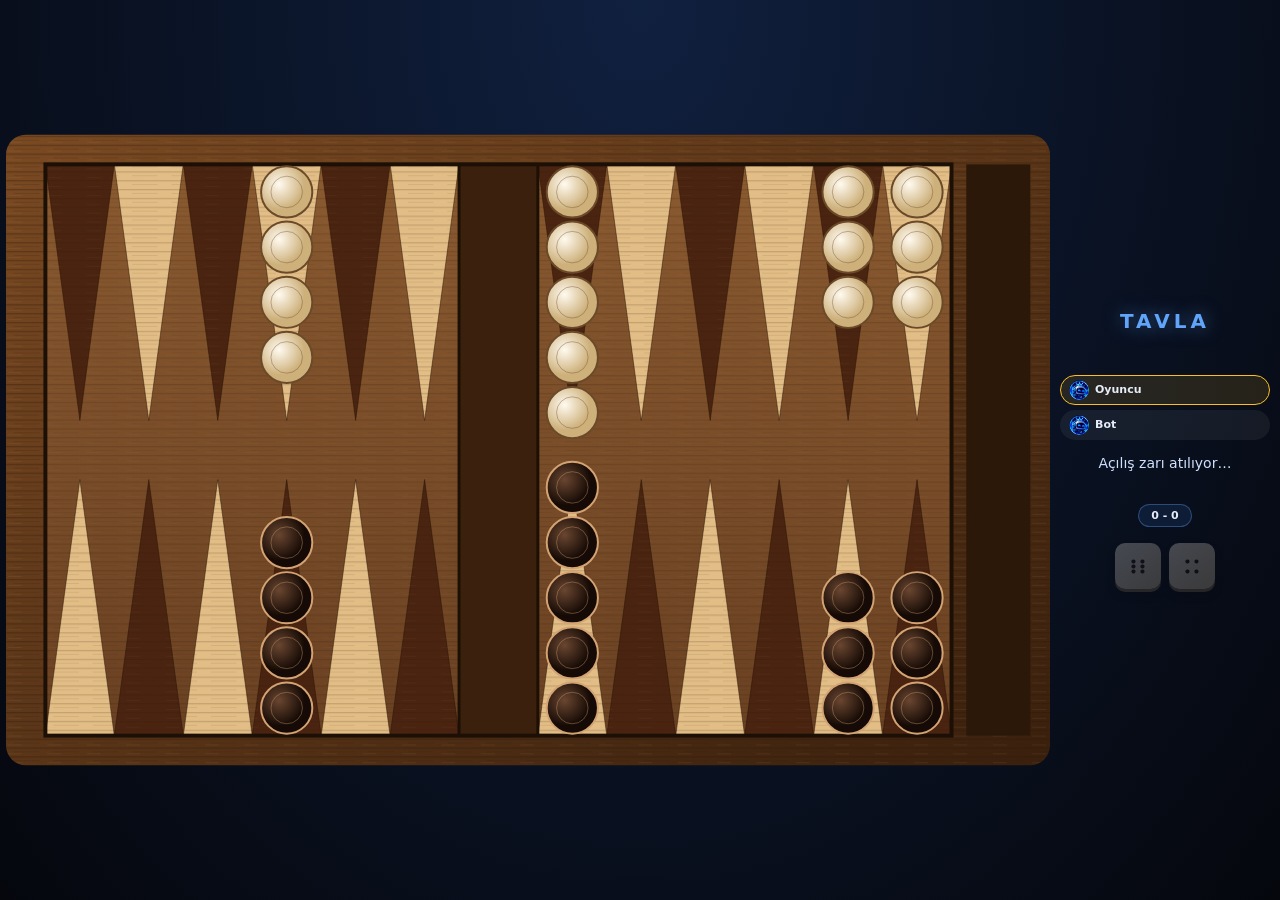
<file: games/tavla.html>
<!DOCTYPE html>
<html lang="tr" data-theme="dark">
<head>
<script>(function(){try{if(localStorage.getItem('gameon.sound')==='0'){const c=AudioNode.prototype.connect;AudioNode.prototype.connect=function(d){if(typeof AudioDestinationNode!=='undefined'&&d instanceof AudioDestinationNode)return d;return c.apply(this,arguments)};const p=HTMLMediaElement.prototype.play;HTMLMediaElement.prototype.play=function(){this.muted=true;return p.apply(this,arguments)}}}catch(e){}})();</script>

<meta charset="utf-8">
<meta name="viewport" content="width=device-width, initial-scale=1, maximum-scale=1, user-scalable=no, viewport-fit=cover">
<meta name="color-scheme" content="dark">
<meta name="theme-color" content="#05070d">
<title>Tavla</title>
<script>const GO={on:null,set(v,r){v=!!v;if(this.on===v)return;this.on=v;try{parent.postMessage({gameon:v?'start':'end',ranking:r},'*')}catch(e){}}};</script>
<style>
:root{color-scheme:dark;--accent:#60a5fa;--gold:#fbbf24;--line:#1e3a8a;--txt:#e6edf8}
*{box-sizing:border-box;margin:0;padding:0}
html,body{height:100%;overflow:hidden}
body.flip #bw{transform:rotate(180deg)}
#vs{display:flex;flex-direction:column;gap:5px;width:100%;font-size:11px;font-weight:800}
.chip{display:flex;align-items:center;gap:6px;padding:4px 8px;border-radius:999px;background:rgba(255,255,255,.06);border:1px solid transparent;overflow:hidden;white-space:nowrap;text-overflow:ellipsis}
.chip img{width:20px;height:20px;border-radius:50%}.chip.act{border-color:var(--gold);background:rgba(251,191,36,.12)}
body{background:radial-gradient(ellipse at top,#10203f,#05070d);color:var(--txt);
  font-family:system-ui,-apple-system,"Segoe UI",Roboto,sans-serif;
  user-select:none;-webkit-user-select:none;-webkit-tap-highlight-color:transparent;touch-action:manipulation}
/* Tam ekran, çentik/güvenli alan payı ile: piksel kaybı yok (SVG gerçek boyutta çizilir, transform yok) */
#app{position:fixed;inset:0;display:flex;
  padding:env(safe-area-inset-top,0px) env(safe-area-inset-right,0px) env(safe-area-inset-bottom,0px) env(safe-area-inset-left,0px)}
#bw{position:relative;flex:1;min-width:0;min-height:0;margin:6px 0 6px 6px}
#bw svg{position:absolute;inset:0;width:100%;height:100%;display:block}
#side{width:clamp(150px,23vw,230px);flex-shrink:0;display:flex;flex-direction:column;align-items:center;justify-content:center;
  gap:clamp(6px,2vh,14px);padding:8px 10px;text-align:center}
#side b{letter-spacing:4px;font-size:clamp(14px,4vh,20px);color:var(--accent);text-shadow:0 0 18px rgba(96,165,250,.55)}
#rm{font-size:11px;font-weight:800;color:var(--gold);min-height:14px}
#st{font-size:clamp(11px,3.2vh,14px);color:#cfe0ff;min-height:2.6em;line-height:1.3}
#sc{font-size:11px;font-weight:700;background:rgba(59,130,246,.12);border:1px solid rgba(96,165,250,.35);border-radius:999px;padding:4px 12px}
#sc .m{color:var(--gold)}
#dc{display:flex;flex-wrap:wrap;gap:8px;justify-content:center;min-height:calc(var(--d) + 4px);align-items:center;max-width:100%}
:root{--d:clamp(30px,11vh,46px)}
.die{width:var(--d);height:var(--d);border-radius:22%;background:linear-gradient(145deg,#fff8e7,#d9c18f);
  display:grid;grid-template:repeat(3,1fr)/repeat(3,1fr);padding:16%;box-shadow:0 3px 0 #8b6b3a,0 6px 10px #0009}
.die i{border-radius:50%;transform:scale(.82)}.die i.p{background:#2b170a}.die.u{opacity:.25;filter:grayscale(.4)}
#roll{display:none;border:0;border-radius:14px;font-weight:800;color:#fff;cursor:pointer;width:100%;padding:clamp(10px,3vh,14px) 8px;font-size:clamp(13px,4vh,17px);
  background:linear-gradient(#3b82f6,#1d4ed8);box-shadow:0 4px 0 #1e3a8a,0 8px 18px #0008;animation:pl 1.2s infinite}
#roll:active{transform:translateY(2px)}
@keyframes pl{50%{box-shadow:0 4px 0 #1e3a8a,0 0 22px #60a5fa}}
@media (prefers-reduced-motion:reduce){#roll{animation:none}}
#rot{position:fixed;inset:0;background:#03060c;display:none;flex-direction:column;align-items:center;justify-content:center;gap:18px;z-index:60;text-align:center;padding:28px}
#rot.show{display:flex}#rot .ph{font-size:64px}#rot h2{color:var(--accent);letter-spacing:2px}#rot p{font-size:14px;opacity:.8;max-width:280px;line-height:1.5}
#ov{position:fixed;inset:0;background:rgba(3,6,12,.85);display:none;align-items:center;justify-content:center;z-index:55;padding:20px}
#ov.on{display:flex}
.card{background:linear-gradient(#14213d,#0a1020);border:1px solid var(--line);border-radius:20px;padding:22px 26px;max-width:340px;width:100%;text-align:center;box-shadow:0 20px 60px #000c}
.card h1{font-size:34px;margin-bottom:4px}.card p{margin:0 0 12px;font-size:14px;opacity:.85;line-height:1.5}
.card .mars{color:var(--gold);font-weight:800;letter-spacing:2px}
.card button{display:block;width:100%;margin-top:8px;padding:13px;border-radius:12px;border:0;background:linear-gradient(#3b82f6,#1d4ed8);color:#fff;font-size:16px;font-weight:800;cursor:pointer;box-shadow:0 4px 0 #1e3a8a}
</style>
</head>
<body>
<div id="app">
  <div id="bw"><svg id="bg" preserveAspectRatio="xMidYMid meet"></svg><svg id="fg" preserveAspectRatio="xMidYMid meet"></svg></div>
  <div id="side">
    <b>TAVLA</b>
    <div id="rm"></div>
    <div id="vs"></div>
    <div id="st"></div>
    <div id="sc"></div>
    <div id="dc"></div>
    <button id="roll">🎲 ZAR AT</button>
  </div>
</div>
<div id="rot"><div class="ph">📱</div><h2>Telefonu Yatay Çevir</h2><p>Tavla yatay ekranda oynanır. Telefonunu yan çevir.</p></div>
<div id="ov"><div class="card" id="cd"></div></div>

<script>
const $=id=>document.getElementById(id);
let S,turn=0,phase='open',rem=[],full=[],seqs=[],sel=null,busy=false,msg='',score=[0,0],mars=[0,0],gen=0;

/* ---- gerçek rastgelelik: her oyun, her zar farklı (crypto) ---- */
const rnd=n=>{const a=new Uint32Array(1);crypto.getRandomValues(a);return a[0]%n};
const die=()=>1+rnd(6);
const qs=new URLSearchParams(location.search),MODE=qs.get('mode')==='room'?'room':'bot',ROOM=qs.get('room')||'';
let M=0,PN=['Sen','Bot'],PA=['profil1','profil1'],srng=null,lastT=-1,openUntil=0,rq=[],draining=false,ready=false;
const post=o=>{try{parent.postMessage(o,'*')}catch(e){}},emit=ev=>{if(MODE==='room')post({gameon:'move',data:ev,next:ev.next})};
const esc=t=>String(t).replace(/[&<>"]/g,c=>({"&":"&amp;","<":"&lt;",">":"&gt;",'"':"&quot;"}[c]));
function seedRng(s){let a=s>>>0;srng=()=>{a|=0;a=a+0x6D2B79F5|0;let t=Math.imul(a^a>>>15,1|a);t=t+Math.imul(t^t>>>7,61|t)^t;return((t^t>>>14)>>>0)/4294967296}}
const R=n=>srng?Math.floor(srng()*n):rnd(n);

const X=i=>i<6?925-70*i:i<12?425-70*(i-6):i<18?75+70*(i-12):575+70*(i-18);
const sgn=p=>p?-1:1;
const cl=s=>({pts:s.pts.slice(),bar:s.bar.slice(),off:s.off.slice()});
const RANDOM_START=true;  /* false: klasik sabit dizilim */
function newState(){const p=Array(24).fill(0);
 if(!RANDOM_START){p[23]=2;p[12]=5;p[7]=3;p[5]=5;p[0]=-2;p[11]=-5;p[16]=-3;p[18]=-5;return{pts:p,bar:[0,0],off:[0,0]}}
 /* adil: 15 taş 4-5 rastgele noktaya dağılır, rakip aynasını alır */
 const pr=[...Array(12).keys()];for(let i=11;i>0;i--){const j=R(i+1);[pr[i],pr[j]]=[pr[j],pr[i]]}
 const k=4+R(2);let left=15;
 for(let n=0;n<k;n++){const i=pr[n],a=R(2)?i:23-i,c=n===k-1?left:Math.max(Math.min(left-(k-1-n),1+R(5)),left-5*(k-1-n));p[a]=c;p[23-a]=-c;left-=c}
 return{pts:p,bar:[0,0],off:[0,0]}}

/* ================= KURALLAR ================= */
function allHome(s,p){if(s.bar[p])return false;const g=sgn(p);for(let i=0;i<24;i++)if(s.pts[i]*g>0&&(p?i<18:i>5))return false;return true}
function gen_(s,p,v){const g=sgn(p),d=-g,out=[];
 if(s.bar[p]){const t=p?v-1:24-v;if(s.pts[t]*g>=-1)out.push({f:-1,t,d:v});return out}
 const home=allHome(s,p);
 for(let i=0;i<24;i++){if(s.pts[i]*g<=0)continue;const t=i+d*v;
  if(t>=0&&t<24){if(s.pts[t]*g>=-1)out.push({f:i,t,d:v})}
  else if(home){let ok=p?(i==24-v):(i==v-1);
   if(!ok){ok=true;for(let j=p?0:i+1;j<(p?i:24);j++)if(s.pts[j]*g>0){ok=false;break}}
   if(ok)out.push({f:i,t:'o',d:v})}}
 return out}
function apply(s,p,m){const g=sgn(p),o=1-p;if(m.f<0)s.bar[p]--;else s.pts[m.f]-=g;
 if(m.t==='o')s.off[p]++;else{if(s.pts[m.t]*g===-1){s.pts[m.t]=0;s.bar[o]++}s.pts[m.t]+=g}}
function allSeqs(s,p,r){const out=[];
 (function go(st,rm,sq){let any=false;
  for(const v of new Set(rm)){for(const m of gen_(st,p,v)){any=true;const n=cl(st);apply(n,p,m);const r2=rm.slice();r2.splice(r2.indexOf(v),1);go(n,r2,sq.concat([m]))}}
  if(!any)out.push({sq,st})})(s,r,[]);
 let mx=0;for(const o of out)mx=Math.max(mx,o.sq.length);
 if(!mx)return[];
 let res=out.filter(o=>o.sq.length==mx);
 if(mx==1&&r.length==2&&r[0]!=r[1]){const big=Math.max(...r),b=res.filter(o=>o.sq[0].d==big);if(b.length)res=b}
 return res}

/* ================= BOT ================= */
const key=s=>s.pts.join()+'|'+s.bar+'|'+s.off;
function evalB(s){let pb=s.bar[1]*25,ph=s.bar[0]*25,sc=0,run=0;
 for(let i=0;i<24;i++){const c=s.pts[i];
  if(c<0){pb+=-c*(24-i);sc+=c==-1?-7:3+(i>=18?2:0);run++;if(run>1)sc+=1.5}
  else{run=0;if(c>0){ph+=c*(i+1);if(c==1)sc+=3}}}
 return sc+(ph-pb)+s.off[1]*8-s.off[0]*8+s.bar[0]*14-s.bar[1]*14}
function botRoll(){const g=gen;anim(()=>{if(g===gen)setTimeout(()=>{if(g===gen)botPlay()},700)})}
function botPlay(){const all=allSeqs(S,1,rem);
 if(!all.length){msg='Bot oynayamadı';render();return setTimeout(endTurn,1300)}
 /* her seferinde aynı hamleyi seçmesin: en iyiye yakın hamleler arasından rastgele seç */
 const seen=new Set(),c=[];
 for(const o of all){const k=key(o.st);if(seen.has(k))continue;seen.add(k);c.push({o,sc:evalB(o.st)})}
 const top=Math.max(...c.map(x=>x.sc)),pool=c.filter(x=>x.sc>=top-6);
 const best=pool[rnd(pool.length)].o,g=gen;
 let i=0;(function step(){
  if(g!==gen)return;
  if(i>=best.sq.length){if(S.off[1]==15)return finish(1);return endTurn()}
  const m=best.sq[i++];
  apply(S,1,m);rem.splice(rem.indexOf(m.d),1);render();setTimeout(step,700)})()}

/* ================= AKIŞ ================= */
function anim(cb){busy=true;let n=0;const g=gen;
 const iv=setInterval(()=>{
  if(g!==gen){clearInterval(iv);return}
  if(++n>7){clearInterval(iv);const a=die(),b=die();full=a==b?[a,a,a,a]:[a,b];rem=full.slice();busy=false;if(MODE==='room'&&turn===M)emit({t:'r',a,b});render();cb()}
  else{full=[die(),die()];rem=full.slice();render()}},70)}
function openingAnim(){busy=true;let n=0;const g=gen;
 const iv=setInterval(()=>{
  if(g!==gen){clearInterval(iv);return}
  if(++n>7){clearInterval(iv);busy=false;const a=die(),b=die();emit({t:'o',a,b,next:a>b?0:b>a?1:undefined});doOpening(a,b)}
  else renderDice([die(),die()],[])},70)}
function doOpening(a,b){
 msg='Açılış: '+PN[0]+' '+a+' · '+PN[1]+' '+b;renderDice([a,b],[]);
 const g=gen;
 if(a===b){msg='Berabere! Zarlar tekrar atılıyor…';render();return setTimeout(()=>{if(g===gen&&(MODE!=='room'||M===0))openingAnim()},1300)}
 turn=a>b?0:1;full=[a,b];rem=[a,b];openUntil=Date.now()+1500;
 setTimeout(()=>{
  if(g!==gen)return;
  if(turn!==M){phase='wait';msg=MODE==='room'?'Rakibin sırası…':'Bot başlıyor…';render();if(MODE==='bot')setTimeout(()=>{if(g===gen)botPlay()},700)}
  else{seqs=allSeqs(S,M,rem);
   if(!seqs.length){phase='wait';msg='Açılışta oynayacak hamle yok';render();return setTimeout(endTurn,1500)}
   phase='move';msg='İki zarla başlıyorsun: bir taş seç';autoSel();render()}},1400)}
function endTurn(){if(MODE==='room'&&turn===M)emit({t:'n',next:1-M});turn=1-turn;rem=[];seqs=[];sel=null;
 if(turn===M){phase='roll';msg='Sıra sende: zarı at';render()}
 else{phase='wait';msg=MODE==='room'?'Rakibin sırası…':'Botun sırası: zar atıyor…';render();if(MODE==='bot')setTimeout(botRoll,700)}}
function humanRoll(){if(phase!=='roll'||turn!==M||busy)return;msg='Zar atılıyor…';
 anim(()=>{seqs=allSeqs(S,M,rem);
  if(!seqs.length){phase='wait';msg='Oynayacak hamlen yok';render();return setTimeout(endTurn,1500)}
  phase='move';msg='Bir taş seç, sonra gideceği yeri seç';autoSel();render()})}
function autoSel(){const fs=[...new Set(seqs.map(o=>o.sq[0].f))];sel=fs.length==1?fs[0]:null}
function doHuman(m){emit({t:'m',m});
 apply(S,M,m);rem.splice(rem.indexOf(m.d),1);sel=null;
 if(S.off[M]==15)return finish(M);
 if(!rem.length)return endTurn();
 seqs=allSeqs(S,M,rem);
 if(!seqs.length){phase='wait';msg='Başka hamle kalmadı';render();return setTimeout(endTurn,1000)}
 autoSel();render()}
function finish(w){phase='over';GO.set(false,[w,1-w]);
 const isMars=S.off[1-w]===0,win=w===M;
 score[w]++;if(isMars)mars[w]++;
 render();
 $('cd').innerHTML='<h1>'+(win?'🏆':'😔')+'</h1>'+
  '<p style="font-size:20px;font-weight:800">'+(isMars?'<span class="mars">MARS! </span>':'')+(win?'Tebrikler, kazandın!':esc(PN[w])+' kazandı')+'</p>'+
  '<p>Skor — '+esc(PN[M])+' '+score[M]+' · '+esc(PN[1-M])+' '+score[1-M]+'<br>Mars — <span class="mars">'+mars[M]+':'+mars[1-M]+'</span></p>'+
  '<button onclick="$(\'ov\').className=\'\'">Kapat</button>';
 $('ov').className='on'}
function startGame(){gen++;GO.set(true);S=newState();turn=0;phase='open';rem=[];full=[];seqs=[];sel=null;busy=false;
 msg='Açılış zarı atılıyor…';$('ov').className='';render();setTimeout(()=>{if(MODE!=='room'||M===0)openingAnim()},600)}
/* ---- oda modu: rakip hamleleri ---- */
async function applyRemote(ev){
 if(ev.t==='o')doOpening(ev.a,ev.b);
 else if(ev.t==='r'){full=ev.a==ev.b?[ev.a,ev.a,ev.a,ev.a]:[ev.a,ev.b];rem=full.slice();msg='Rakip zar attı';render()}
 else if(ev.t==='m'){apply(S,turn,ev.m);rem.splice(rem.indexOf(ev.m.d),1);if(S.off[turn]==15)return finish(turn);render()}
 else if(ev.t==='n')endTurn()}
async function drainR(){if(draining)return;draining=true;try{while(rq.length){while(!ready||busy||phase==='over')await new Promise(r=>setTimeout(r,100));const w=openUntil-Date.now();if(w>0)await new Promise(r=>setTimeout(r,w));await applyRemote(rq.shift());await new Promise(r=>setTimeout(r,450))}}finally{draining=false}}
addEventListener('message',e=>{const d=e.data||{};if(e.source!==parent)return;
 if(d.gameon==='init'){M=d.me|0;(d.players||[]).forEach((p,i)=>{PN[i]=p.username?'@'+p.username:(p.first_name||'Oyuncu');PA[i]=p.avatar||'profil1'});seedRng(d.seed);
  document.body.classList.toggle('flip',M===1);startGame();ready=true;drainR()}
 else if(d.gameon==='remote'&&d.data){rq.push(d.data);drainR()}});
/* ================= ÇİZİM (wood grain: filtre yok, vektör desen) ================= */
function pts(i,fill,st){const cx=X(i),t=i>=12;return '<polygon points="'+(cx-35)+','+(t?30:610)+' '+(cx+35)+','+(t?30:610)+' '+cx+','+(t?290:350)+'" fill="'+fill+'" '+(st||'')+'/>'}
function drawBg(){
 $('bg').setAttribute('viewBox','0 0 1060 640');$('fg').setAttribute('viewBox','0 0 1060 640');
 let h='<defs><linearGradient id="fr" x1="0" y1="0" x2="1" y2="1"><stop offset="0" stop-color="#7a4a22"/><stop offset="1" stop-color="#3a200d"/></linearGradient>'+
 '<linearGradient id="pf" x1="0" y1="0" x2="0" y2="1"><stop offset="0" stop-color="#8a5a30"/><stop offset="1" stop-color="#6a4122"/></linearGradient>'+
 '<pattern id="gr" width="40" height="9" patternUnits="userSpaceOnUse"><rect width="40" height="1.3" y="1" fill="#2a1508" opacity=".55"/><rect width="26" height="0.8" x="8" y="5" fill="#2a1508" opacity=".35"/><rect width="14" height="0.8" x="2" y="7.2" fill="#c9a06a" opacity=".18"/></pattern></defs>'+
 '<rect width="1060" height="640" rx="20" fill="url(#fr)"/><rect width="1060" height="640" rx="20" fill="url(#gr)" opacity=".6"/>'+
 '<rect x="40" y="30" width="420" height="580" fill="url(#pf)"/><rect x="540" y="30" width="420" height="580" fill="url(#pf)"/>'+
 '<rect x="460" y="30" width="80" height="580" fill="#3b200d"/><rect x="975" y="30" width="65" height="580" fill="#2c1809"/>';
 for(let i=0;i<24;i++)h+=pts(i,i%2?'#e2bd85':'#4a2410','stroke="#2a1508" stroke-opacity=".5"');
 h+='<rect x="40" y="30" width="420" height="580" fill="url(#gr)" opacity=".3"/><rect x="540" y="30" width="420" height="580" fill="url(#gr)" opacity=".3"/>'+
 '<rect x="460" y="30" width="80" height="580" fill="none" stroke="#1c0f05" stroke-width="3"/><rect x="40" y="30" width="920" height="580" fill="none" stroke="#1c0f05" stroke-width="4"/>';
 $('bg').innerHTML=h}
function chk(x,y,p){return '<circle cx="'+x+'" cy="'+y+'" r="26" fill="url(#'+(p?'cb':'cw')+')" stroke="'+(p?'#d4a373':'#6b4a2a')+'" stroke-width="2"/><circle cx="'+x+'" cy="'+y+'" r="16" fill="none" stroke="'+(p?'#d4a373':'#6b4a2a')+'" stroke-opacity=".4"/>'}
const PIPS=[[4],[0,8],[0,4,8],[0,2,6,8],[0,2,4,6,8],[0,2,3,5,6,8]];
function renderDice(f,r){const rr=r.slice();
 $('dc').innerHTML=f.map(v=>{const i=rr.indexOf(v),u=i<0;if(!u)rr.splice(i,1);
  return '<div class="die'+(u?' u':'')+'">'+[0,1,2,3,4,5,6,7,8].map(k=>'<i class="'+(PIPS[v-1].includes(k)?'p':'')+'"></i>').join('')+'</div>'}).join('')}
function render(){if(!S)return;
 const moves=phase==='move'&&turn===M?seqs.map(o=>o.sq[0]):[];
 let h='<defs><radialGradient id="cw" cx=".35" cy=".35"><stop offset="0" stop-color="#fffaf0"/><stop offset="1" stop-color="#cdb07a"/></radialGradient><radialGradient id="cb" cx=".35" cy=".35"><stop offset="0" stop-color="#6a4630"/><stop offset="1" stop-color="#150a05"/></radialGradient></defs>';
 if(moves.length){
  for(const f of new Set(moves.map(m=>m.f))){const on=f===sel,c=on?'rgba(74,222,128,.4)':'rgba(250,204,21,.25)';
   h+=f<0?'<rect x="462" y="330" width="76" height="278" fill="'+c+'"/>':pts(f,c)}
  if(sel!==null)for(const m of moves.filter(m=>m.f===sel))h+=m.t==='o'?'<rect x="977" y="332" width="61" height="276" fill="rgba(74,222,128,.4)"/>':pts(m.t,'rgba(74,222,128,.5)','stroke="#4ade80" stroke-width="3"')}
 for(let i=0;i<24;i++){const c=S.pts[i];if(!c)continue;const n=Math.abs(c),p=c<0?1:0,t=i>=12,sp=n>5?(280-56)/(n-1):56;
  for(let k=0;k<n;k++)h+=chk(X(i),t?58+k*sp:582-k*sp,p)}
 for(let k=0;k<S.bar[0];k++)h+=chk(500,372+k*56,0);
 for(let k=0;k<S.bar[1];k++)h+=chk(500,268-k*56,1);
 for(let k=0;k<S.off[0];k++)h+='<rect x="983" y="'+(596-k*12)+'" width="49" height="10" rx="3" fill="#e6cf9e" stroke="#6b4a2a"/>';
 for(let k=0;k<S.off[1];k++)h+='<rect x="983" y="'+(44+k*12)+'" width="49" height="10" rx="3" fill="#2a160b" stroke="#d4a373"/>';
 for(let i=0;i<24;i++){const cx=X(i),t=i>=12;h+='<rect data-p="'+i+'" x="'+(cx-35)+'" y="'+(t?30:330)+'" width="70" height="280" fill="transparent"/>'}
 h+='<rect data-p="b" x="460" y="30" width="80" height="580" fill="transparent"/><rect data-p="o" x="975" y="30" width="65" height="580" fill="transparent"/>';
 $('fg').innerHTML=h;
 $('st').textContent=msg;
 $('sc').innerHTML=score[M]+' - '+score[1-M]+((mars[0]||mars[1])?' · <span class="m">Mars '+mars[M]+':'+mars[1-M]+'</span>':'');
 $('vs').innerHTML=[M,1-M].map(i=>'<div class="chip'+(turn===i&&phase!=='over'?' act':'')+'"><img src="../profil/'+PA[i]+'.webp" alt="">'+esc(PN[i])+'</div>').join('');
 if(MODE==='room'&&lastT!==turn){lastT=turn;post({gameon:'turn',seat:turn})}
 renderDice(full,rem);
 $('roll').style.display=phase==='roll'&&turn===M&&!busy?'block':'none'}

/* ================= YÖNELİM ================= */
function checkOrient(){const portrait=innerHeight>innerWidth;
 const touch='ontouchstart'in window||navigator.maxTouchPoints>0;
 $('rot').classList.toggle('show',portrait&&touch&&Math.min(innerWidth,innerHeight)<760)}
try{screen.orientation&&screen.orientation.lock&&screen.orientation.lock('landscape').catch(()=>{})}catch(e){}

/* ================= OLAYLAR ================= */
$('roll').onclick=humanRoll;
$('fg').addEventListener('click',e=>{
 const el=e.target.closest('[data-p]');if(!el||turn!==M||phase!=='move'||busy)return;
 const k=el.dataset.p,key=k==='b'?-1:k==='o'?'o':+k,moves=seqs.map(o=>o.sq[0]);
 if(sel!==null){const m=moves.find(m=>m.f===sel&&m.t===key);if(m)return doHuman(m)}
 if(moves.some(m=>m.f===key)){sel=key;return render()}
 const to=moves.filter(m=>m.t===key);
 if(to.length&&new Set(to.map(m=>m.f)).size===1)return doHuman(to[0]);
 sel=null;render()});
let rz;function onResize(){clearTimeout(rz);rz=setTimeout(checkOrient,100)}
addEventListener('resize',onResize);addEventListener('orientationchange',()=>setTimeout(onResize,80));

if(MODE==='room'&&ROOM)$('rm').textContent='🏠 Oda: '+ROOM;
drawBg();checkOrient();
if(MODE==='room'){post({gameon:'ready'});S=newState();render()}
else{try{PN[0]=localStorage.getItem('gameon.name')||'Sen';PA[0]=localStorage.getItem('gameon.profile')||'profil1'}catch(e){}ready=true;startGame()}
</script>
</body>
</html>
</file>
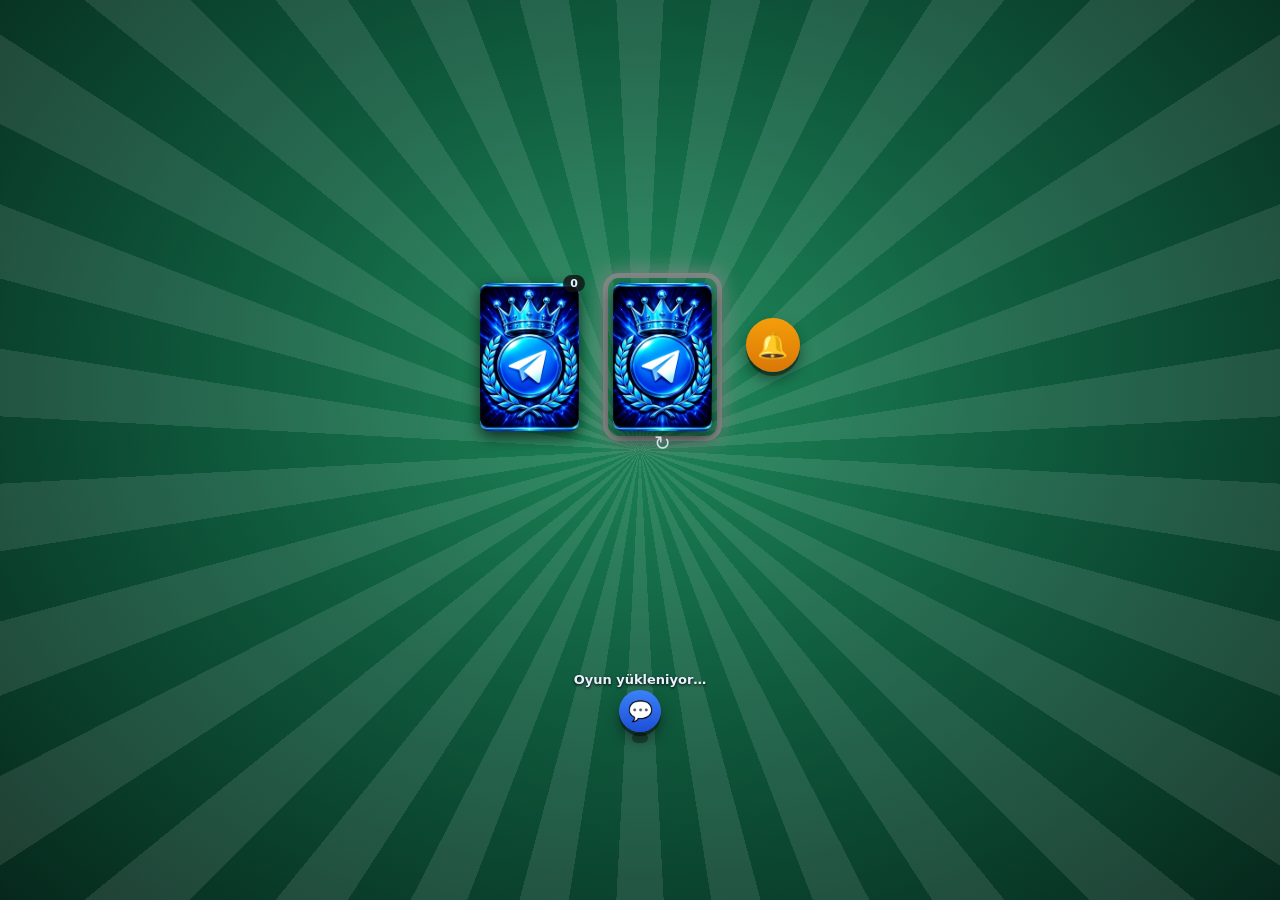
<file: games/uno.html>
<!DOCTYPE html>
<html lang="tr" data-theme="dark">
<head>
<script>(function(){try{if(localStorage.getItem('gameon.sound')==='0'){const c=AudioNode.prototype.connect;AudioNode.prototype.connect=function(d){if(typeof AudioDestinationNode!=='undefined'&&d instanceof AudioDestinationNode)return d;return c.apply(this,arguments)}}}catch(e){}})();</script>
<script>const GO={on:null,set(v,r){v=!!v;if(this.on===v)return;this.on=v;try{parent.postMessage({gameon:v?'start':'end',ranking:r},'*')}catch(e){}}};</script>
<meta charset="utf-8">
<meta name="viewport" content="width=device-width, initial-scale=1, maximum-scale=1, user-scalable=no, viewport-fit=cover">
<meta name="color-scheme" content="dark">
<title>UNO</title>
<style>
:root{color-scheme:dark;--cw:clamp(56px,17vw,86px);--ink:#eaf2ff}
*{box-sizing:border-box;margin:0;padding:0;-webkit-tap-highlight-color:transparent}
html,body{height:100%;overflow:hidden}
body{color:var(--ink);font-family:system-ui,-apple-system,"Segoe UI",Roboto,sans-serif;user-select:none;-webkit-user-select:none;touch-action:manipulation;
 background:radial-gradient(ellipse at 50% 42%,#1f8a5b 0,#0f5a3d 45%,#06281c 100%)}
body:before{content:"";position:fixed;inset:0;pointer-events:none;opacity:.10;
 background:repeating-conic-gradient(from 45deg at 50% 50%,#fff 0 6deg,transparent 6deg 12deg)}
#app{position:fixed;inset:0;display:flex;flex-direction:column;padding:env(safe-area-inset-top,0) env(safe-area-inset-right,0) env(safe-area-inset-bottom,0) env(safe-area-inset-left,0)}
#opps{display:flex;justify-content:space-around;gap:6px;padding:44px 6px 0;flex:0 0 auto}
.opp{position:relative;display:flex;flex-direction:column;align-items:center;gap:3px;min-width:0;flex:1;max-width:34%}
.pl{display:flex;align-items:center;gap:6px;padding:3px 9px 3px 3px;border-radius:999px;background:rgba(0,0,0,.35);border:2px solid transparent;max-width:100%}
.pl img{width:28px;height:28px;border-radius:50%;object-fit:cover;flex:none}
.pl b{font-size:12px;white-space:nowrap;overflow:hidden;text-overflow:ellipsis}
.pl i{font-style:normal;font-size:11px;font-weight:800;background:#fff;color:#111;border-radius:999px;padding:1px 7px;flex:none}
.opp.act .pl,#me.act .pl{border-color:#fde047;box-shadow:0 0 14px #fde047aa}
.fan{display:flex;height:calc(var(--cw)*.7);align-items:flex-end;justify-content:center;max-width:100%;overflow:hidden}
.fan img{width:calc(var(--cw)*.42);margin-left:calc(var(--cw)*-.22);filter:drop-shadow(0 2px 3px #0008)}
.fan img:first-child{margin-left:0}
#mid{flex:1;min-height:0;display:flex;align-items:center;justify-content:center;gap:clamp(14px,6vw,34px);position:relative}
#deck{position:relative;width:calc(var(--cw)*1.15);cursor:pointer}
#deck img{width:100%;display:block;filter:drop-shadow(0 6px 8px #000a)}
#deck:after{content:attr(data-n);position:absolute;right:-6px;top:-8px;background:#111c;border-radius:999px;font:800 11px system-ui;padding:2px 7px}
#deck.can{animation:pulse 1.1s infinite}
@keyframes pulse{50%{transform:scale(1.07);filter:drop-shadow(0 0 14px #fde047)}}
#disc{position:relative;width:calc(var(--cw)*1.15)}
#disc img{width:100%;display:block;filter:drop-shadow(0 6px 8px #000a);animation:drop .28s ease-out}
@keyframes drop{from{transform:translateY(-22px) rotate(-8deg) scale(1.15);opacity:.5}}
#ring{position:absolute;inset:-10px;border-radius:16px;border:5px solid var(--cc,#888);box-shadow:0 0 22px var(--cc,#888);pointer-events:none;opacity:.95}
#dir{position:absolute;left:50%;bottom:-24px;transform:translateX(-50%);font-size:20px;opacity:.85}
#side{display:flex;flex-direction:column;gap:10px;align-items:center}
.rb{border:0;border-radius:50%;width:54px;height:54px;font-size:25px;color:#fff;cursor:pointer;box-shadow:0 4px 0 #0006,0 8px 14px #0006;background:linear-gradient(#f59e0b,#d97706)}
.rb:active{transform:translateY(3px)}
#bell.hot{animation:ring .5s infinite;background:linear-gradient(#ef4444,#b91c1c)}
@keyframes ring{25%{transform:rotate(-14deg)}75%{transform:rotate(14deg)}}
#bellcd{font-size:12px;font-weight:800;color:#fde047;min-height:14px}
#status{text-align:center;font-size:13px;font-weight:700;min-height:18px;padding:2px 8px;text-shadow:0 1px 3px #000}
#bar{display:flex;justify-content:center;gap:10px;min-height:44px;align-items:center}
#pass{display:none;border:0;border-radius:14px;padding:10px 26px;font:900 15px system-ui;color:#fff;background:linear-gradient(#ef4444,#b91c1c);box-shadow:0 4px 0 #7f1d1d;cursor:pointer}
#pass.on{display:block}
#me{position:relative;display:flex;flex-direction:column;align-items:center;gap:4px}
#hand{display:flex;justify-content:safe center;align-items:flex-end;overflow-x:auto;overflow-y:visible;width:100%;padding:16px 14px 8px;min-height:calc(var(--cw)*1.5 + 24px);scrollbar-width:none}
#hand::-webkit-scrollbar{display:none}
.card{flex:none;width:var(--cw);margin-left:calc(var(--cw)*-.38);filter:drop-shadow(0 3px 5px #000a);transition:transform .15s;cursor:pointer}
.card:first-child{margin-left:0}
.card.ok{transform:translateY(-14px)}
.card.no{filter:brightness(.55) drop-shadow(0 3px 5px #000a)}
#hand.few .card{margin-left:6px}#hand.few .card:first-child{margin-left:0}
.bub{position:absolute;z-index:20;left:50%;transform:translateX(-50%);top:-6px;max-width:200px;background:#fff;color:#111;border-radius:14px;padding:6px 10px;font:700 13px system-ui;box-shadow:0 4px 12px #0008;animation:pop .2s ease-out;pointer-events:none;word-break:break-word;text-align:center}
.bub:after{content:"";position:absolute;left:50%;bottom:-6px;transform:translateX(-50%) rotate(45deg);width:12px;height:12px;background:inherit}
.bub.stk{background:transparent;box-shadow:none;padding:0}.bub.stk:after{display:none}.bub.stk img{width:150px;display:block;filter:drop-shadow(0 4px 8px #000a)}
.bub.pass{background:#fde047;font-weight:900;letter-spacing:1px}
#me .bub{top:-34px}
@keyframes pop{from{transform:translateX(-50%) scale(.6);opacity:0}}
#cbtn{width:42px;height:42px;font-size:20px;flex:none}
#chat{position:absolute;left:0;right:0;bottom:0;z-index:40;background:#0b1226f2;border-top:1px solid #3b82f655;border-radius:18px 18px 0 0;padding:10px 10px calc(10px + env(safe-area-inset-bottom));display:none;flex-direction:column;gap:8px}
#chat.on{display:flex}
#stk{display:flex;gap:8px;overflow-x:auto;padding:2px 2px 6px;scrollbar-width:none}#stk::-webkit-scrollbar{display:none}
#stk img{height:42px;flex:none;border-radius:10px;cursor:pointer;filter:drop-shadow(0 2px 4px #0008)}
#stk.cd img{opacity:.4}
#emo{display:flex;gap:6px;overflow-x:auto;scrollbar-width:none}#emo button{flex:none;border:0;background:#1b2a4a;border-radius:10px;font-size:20px;padding:4px 8px}
#crow{display:flex;gap:8px}
#cin{flex:1;min-width:0;border:1px solid #3b82f666;border-radius:12px;background:#10203f;color:#fff;padding:10px;font:600 15px system-ui;outline:0}
#csend{border:0;border-radius:12px;padding:0 14px;min-width:74px;font:800 14px system-ui;color:#fff;background:linear-gradient(#3b82f6,#1d4ed8)}
#csend:disabled{background:#334155}
#cx{position:absolute;right:10px;top:-34px;border:0;background:#0b1226;color:#fff;border-radius:12px;padding:6px 12px;font:800 12px system-ui}
#pick{position:fixed;inset:0;z-index:60;background:#000b;display:none;align-items:center;justify-content:center}
#pick.on{display:flex}#pick div{display:grid;grid-template-columns:1fr 1fr;gap:14px;background:#0b1226;padding:18px;border-radius:20px}
#pick button{width:90px;height:90px;border-radius:20px;border:4px solid #fff5;cursor:pointer}
#toast{position:fixed;left:50%;top:38%;transform:translateX(-50%);z-index:70;background:#000c;color:#fff;font:800 14px system-ui;padding:8px 16px;border-radius:14px;opacity:0;pointer-events:none;transition:opacity .2s;text-align:center;max-width:80vw}
#toast.on{opacity:1}
#end{position:fixed;inset:0;z-index:65;background:#000c;display:none;align-items:center;justify-content:center;padding:18px}
#end.on{display:flex}
.ecard{background:linear-gradient(#14213d,#0a1020);border:1px solid #1e3a8a;border-radius:20px;padding:20px;width:100%;max-width:340px;text-align:center}
.ecard h1{font-size:26px;margin-bottom:10px}
.rk{display:flex;align-items:center;gap:10px;background:#ffffff10;border-radius:12px;padding:6px 10px;margin-bottom:6px;text-align:left;font-weight:800;font-size:14px}
.rk img{width:30px;height:30px;border-radius:50%}.rk span{margin-left:auto;color:#fde047;font-size:13px}
.ecard button{display:block;width:100%;margin-top:8px;padding:12px;border-radius:12px;border:0;font:800 15px system-ui;color:#fff;background:linear-gradient(#3b82f6,#1d4ed8);cursor:pointer}
.ecard small{display:block;color:#9fb4d8;margin-top:6px;font-size:12px}
@media (orientation:landscape) and (max-height:520px){:root{--cw:clamp(40px,10vh,56px)}#opps{padding-top:4px}#mid{gap:20px}#hand{padding:8px 14px 2px;min-height:calc(var(--cw)*1.5 + 6px)}#bar{min-height:34px}#pass{padding:6px 20px}#dir{display:none}.rb{width:42px;height:42px;font-size:20px}#status{font-size:12px}}
</style>
</head>
<body>
<div id="app">
  <div id="opps"></div>
  <div id="mid">
    <div id="deck" data-n="0"><img src="../assets/uno/arka.webp" alt="deste"></div>
    <div id="disc"><div id="ring"></div><img id="topimg" src="../assets/uno/arka.webp" alt=""><div id="dir">↻</div></div>
    <div id="side"><button class="rb" id="bell" title="Zil">🔔</button><div id="bellcd"></div></div>
  </div>
  <div id="status">Oyun yükleniyor…</div>
  <div id="bar"><button class="rb" id="cbtn" style="background:linear-gradient(#3b82f6,#1d4ed8)">💬</button><button id="pass">PASS</button></div>
  <div id="me"><div class="pl" id="mepl"></div><div id="hand"></div></div>
</div>
<div id="chat">
  <button id="cx">Kapat ✕</button>
  <div id="stk"></div>
  <div id="emo"></div>
  <div id="crow"><input id="cin" maxlength="80" placeholder="Mesaj yaz…" autocomplete="off"><button id="csend">Gönder</button></div>
</div>
<div id="pick"><div></div></div>
<div id="toast"></div>
<div id="end"><div class="ecard" id="ecard"></div></div>

<script>
const $=id=>document.getElementById(id);
const CN=['kirmizi','sari','yesil','mavi'],CC=['#ef4444','#facc15','#22c55e','#3b82f6'],STK=['basliyorum','sahibi','curret','yenilmeye','uno','cay'];
const post=o=>{try{parent.postMessage(o,'*')}catch(e){}},esc=t=>String(t).replace(/[&<>"]/g,c=>({"&":"&amp;","<":"&lt;",">":"&gt;",'"':"&quot;"}[c]));
const ROOM=new URLSearchParams(location.search).get('room');
function file(k){if(k>=100)return(k<104?'siyah_renk_secici_':'siyah_arti4_')+((k-100)%4+1);const c=k/25|0,i=k%25;let n;
 if(i===0)n='0_1';else if(i<=18)n=(((i-1)>>1)+1)+'_'+(((i-1)&1)+1);else if(i<=20)n='engelle_'+(i-19);else if(i<=22)n='yon_degistir_'+(i-21);else n='arti2_'+(i-23);return CN[c]+'_'+n}
const src=k=>'../assets/uno/'+file(k)+'.webp';
let S=null,ME=0,lastEv=null,lastChat=null,handKey='',cdUntil=0,rpcN=0,pickCb=null,topK=-1;const rpcW={};
const rpc=(path,body)=>new Promise(res=>{const id=++rpcN;rpcW[id]=res;post({gameon:'rpc',id,method:'POST',path,body});setTimeout(()=>{if(rpcW[id]){delete rpcW[id];res(null)}},10000)});
const toast=(m)=>{const t=$('toast');t.textContent=m;t.classList.add('on');clearTimeout(toast.t);toast.t=setTimeout(()=>t.classList.remove('on'),1500)};
function beep(f,d){try{const a=beep.a||(beep.a=new (window.AudioContext||window.webkitAudioContext)());const o=a.createOscillator(),g=a.createGain();o.frequency.value=f;g.gain.value=.05;o.connect(g);g.connect(a.destination);o.start();o.stop(a.currentTime+d)}catch(e){}}
async function act(path,body){const r=await rpc('/uno/'+path,body||{});if(r){if(r.room)apply(r.room);if(r.error&&r.error!=='wait'){toast({illegal:'Bu hamle yapılamaz',not_your_turn:'Sıra sende değil',no_pending:'Şu an zile basmana gerek yok',ended:'Oyun bitti'}[r.error]||'Hata')}}return r}
const P=s=>S.players[s],nm=p=>p.username?'@'+p.username:(p.first_name||'Oyuncu');

/* ---------- baloncuklar ---------- */
function bubble(seat,content,cls){const host=seat===ME?$('me'):document.querySelector('.opp[data-s="'+seat+'"]');if(!host)return;
 host.querySelectorAll('.bub').forEach(b=>b.remove());const b=document.createElement('div');b.className='bub '+(cls||'');
 if(content.sticker){b.className='bub stk';b.innerHTML='<img src="../assets/stk/'+content.sticker+'.webp" alt="">'}else b.textContent=content.text||content;
 host.appendChild(b);setTimeout(()=>b.remove(),content.sticker?5200:4200)}

/* ---------- çizim ---------- */
function apply(room){S=room;const u=room.uno;if(!u)return;
 if(lastEv===null){lastEv=u.evn;lastChat=u.chat.length?u.chat[u.chat.length-1].id:0;if(room.status==='playing')GO.set(true)}
 const n=u.n,order=[...Array(n).keys()].map(i=>(ME+i)%n);
 // rakipler
 const opps=$('opps');if(opps.dataset.k!==order.join()+room.players.map(p=>p.id).join()){opps.dataset.k=order.join()+room.players.map(p=>p.id).join();opps.innerHTML=order.slice(1).map(s=>'<div class="opp" data-s="'+s+'"><div class="pl"><img src="../profil/'+(P(s).avatar||'profil1')+'.webp" alt=""><b>'+esc(nm(P(s)))+'</b><i></i></div><div class="fan"></div></div>').join('')}
 order.slice(1).forEach(s=>{const el=opps.querySelector('[data-s="'+s+'"]'),c=u.counts[s];el.classList.toggle('act',u.turn===s&&room.status==='playing');el.querySelector('i').textContent=c;
  const f=el.querySelector('.fan'),k=Math.min(c,n>3?5:8);if(f.children.length!==k)f.innerHTML=Array.from({length:k},()=>'<img src="../assets/uno/arka.webp" alt="">').join('')});
 const me=P(ME);$('mepl').innerHTML='<img src="../profil/'+(me.avatar||'profil1')+'.webp" alt=""><b>'+esc(nm(me))+'</b><i>'+u.counts[ME]+'</i>';$('me').classList.toggle('act',u.turn===ME&&room.status==='playing');
 // orta
 if(topK!==u.top){topK=u.top;const im=$('topimg');im.style.animation='none';void im.offsetWidth;im.style.animation='';im.src=src(u.top)}
 $('ring').style.setProperty('--cc',CC[u.color]);$('dir').textContent=u.dir>0?'↻':'↺';$('deck').dataset.n=u.deckN;$('deck').classList.toggle('can',u.canDraw);
 const pd=u.pending;$('bell').classList.toggle('hot',!!pd);$('bellcd').textContent=pd?(pd.seat===ME?'UNO! diyerek bas ':'Yakala ')+Math.ceil(pd.left)+'s':'';
 $('pass').classList.toggle('on',u.canPass);
 $('status').textContent=room.status==='done'?'Oyun bitti':u.turn===ME?(u.canPass?'Atacak kartın yok — PASS de':u.drawn!=null?'Çektiğin kartı atabilirsin':'Sıra sende: kart at ya da desteden çek'):'Sıra: '+nm(P(u.turn));
 // el
 const key=u.hand.join()+'|'+u.legal.join()+'|'+(u.turn===ME);
 if(key!==handKey){handKey=key;const my=u.turn===ME&&room.status==='playing';$('hand').className=u.hand.length<=6?'few':'';
  $('hand').innerHTML=u.hand.map(k=>'<img class="card '+(my?(u.legal.includes(k)?'ok':'no'):'')+'" data-k="'+k+'" src="'+src(k)+'" alt="">').join('')}
 // olaylar
 u.ev.filter(e=>e.i>lastEv).forEach(e=>{lastEv=e.i;
  if(e.t==='pass')bubble(e.seat,'PASS','pass');
  else if(e.t==='uno'){bubble(e.seat,'UNO!','pass');beep(880,.25)}
  else if(e.t==='catch'){bubble(e.seat,'Yakalandı! +4','pass');toast(nm(P(e.seat))+' UNO demedi: +4 kart');beep(200,.3)}
  else if(e.t==='penalty'){bubble(e.seat,'Zile basmadı! +4','pass');toast(nm(P(e.seat))+' zile basmadı: +4 kart');beep(200,.3)}
  else if(e.t==='draw'&&e.n>1){bubble(e.seat,'+'+e.n,'pass')}
  else if(e.t==='skip')toast('⛔ '+nm(P(e.seat))+' atlandı');
  else if(e.t==='reverse')toast('🔄 Yön değişti');
  else if(e.t==='play'){beep(520,.07)}});
 u.chat.filter(m=>m.id>lastChat).forEach(m=>{lastChat=m.id;bubble(m.seat,m.sticker?{sticker:m.sticker}:{text:m.text})});
 if(room.status==='done')showEnd(room)}

function showEnd(room){const u=room.uno,rk=[u.winner,...[...Array(u.n).keys()].filter(s=>s!==u.winner).sort((a,b)=>(u.left[a]-u.left[b])||a-b)];
 const my=P(ME).id,pts=room.points||{},note=room.notes&&room.notes[String(my)];
 $('ecard').innerHTML='<h1>'+(u.winner===ME?'🏆 Kazandın!':'🎴 Oyun bitti')+'</h1>'+rk.map((s,i)=>'<div class="rk"><b>'+(i+1)+'.</b><img src="../profil/'+(P(s).avatar||'profil1')+'.webp" alt="">'+esc(nm(P(s)))+'<span>'+(i?u.left[s]+' puan elde':'bitirdi')+(pts[String(P(s).id)]?' · +'+pts[String(P(s).id)]+'⭐':'')+'</span></div>').join('')+
  (room.bots?'<small>Botlu oyunda puan verilmez</small>':note?'<small>'+{short:'Oyun çok kısa sürdü: puan verilmedi',pair:'Aynı oyuncularla günlük puan sınırı doldu',cap:'Günlük puan sınırına ulaştın'}[note]+'</small>':'')+
  '<button data-c="x">Kapat</button><small>Aynı kişilerle tekrar için üstteki “🔁 Rövanş” düğmesine bas</small>';
 $('end').classList.add('on');GO.set(false)}
$('ecard').onclick=e=>{const c=e.target.dataset.c;if(!c)return;if(c==='x')$('end').classList.remove('on');else post({gameon:'newgame',choice:c})};

/* ---------- etkileşim ---------- */
$('hand').onclick=e=>{const k=e.target.dataset&&e.target.dataset.k;if(k===undefined||!S)return;const kk=+k,u=S.uno;
 if(u.turn!==ME)return toast('Sıra sende değil');
 if(!u.legal.includes(kk))return toast(kk>=104?'+4 sadece rengin yoksa atılır':u.drawn!=null?'Sadece çektiğin kartı atabilirsin':'Bu kartı atamazsın');
 if(kk>=100){$('pick').classList.add('on');pickCb=c=>act('play',{card:kk,color:c})}else act('play',{card:kk})};
$('pick').firstElementChild.innerHTML=CC.map((c,i)=>'<button data-c="'+i+'" style="background:'+c+'"></button>').join('');
$('pick').onclick=e=>{const c=e.target.dataset.c;$('pick').classList.remove('on');if(c!==undefined&&pickCb)pickCb(+c);pickCb=null};
$('deck').onclick=()=>{if(!S)return;const u=S.uno;if(u.canDraw)act('draw');else toast(u.turn!==ME?'Sıra sende değil':'Bu turda zaten kart çektin')};
$('pass').onclick=()=>act('pass');
$('bell').onclick=()=>{beep(990,.15);act('bell')};
// sohbet
$('stk').innerHTML=STK.map(s=>'<img src="../assets/stk/'+s+'.webp" data-s="'+s+'" alt="">').join('');
$('emo').innerHTML=['😀','😂','😡','😎','👍','😭','🔥','🎉','🤔','😴'].map(e=>'<button>'+e+'</button>').join('');
$('emo').onclick=e=>{if(e.target.tagName==='BUTTON'){const i=$('cin');i.value=(i.value+e.target.textContent).slice(0,80);i.focus()}};
$('cbtn').onclick=()=>$('chat').classList.toggle('on');$('cx').onclick=()=>$('chat').classList.remove('on');
async function sendChat(body){const left=Math.ceil((cdUntil-Date.now())/1000);if(left>0)return toast('⏱ '+left+' sn bekle');
 const r=await act('chat',body);if(r&&r.ok){cdUntil=Date.now()+5000;$('cin').value='';$('chat').classList.remove('on')}else if(r&&r.error==='wait'){cdUntil=Date.now()+r.wait*1000}}
$('stk').onclick=e=>{if(e.target.dataset.s)sendChat({sticker:e.target.dataset.s})};
$('csend').onclick=()=>{const t=$('cin').value.trim();if(t)sendChat({text:t})};
$('cin').onkeydown=e=>{if(e.key==='Enter')$('csend').click()};
setInterval(()=>{const left=Math.ceil((cdUntil-Date.now())/1000),b=$('csend');b.disabled=left>0;b.textContent=left>0?'⏱ '+left:'Gönder';$('stk').classList.toggle('cd',left>0)},250);

addEventListener('message',e=>{const d=e.data||{};if(e.source!==parent)return;
 if(d.gameon==='rpc-res'){const f=rpcW[d.id];if(f){delete rpcW[d.id];f(d.res)}}
 else if(d.gameon==='init'){ME=d.me|0;if(d.state)apply(d.state)}
 else if(d.gameon==='state'&&d.s)apply(d.s)});
post({gameon:'ready'});
</script>
</body>
</html>
</file>
<file: assets/app.css>
:root{--bg-base:#050a18;--bg-card:#0f1a35;--bg-card2:#111f3a;--accent:#3b82f6;--accent2:#60a5fa;--text:#e8f0ff;--text-muted:#7a9acb;--text-dim:#3d567a;
--border:rgba(59,130,246,.2);--border2:rgba(255,255,255,.07);--gold:#f59e0b;--glow:rgba(59,130,246,.35);--radius:16px;--radius-sm:10px;color-scheme:dark}
*{margin:0;padding:0;box-sizing:border-box;-webkit-tap-highlight-color:transparent}
html,body{min-height:100%;background:var(--bg-base)}
body{font-family:'Nunito',system-ui,sans-serif;color:var(--text);padding:18px 16px 32px;
  padding-top:max(18px,env(safe-area-inset-top));
  background:radial-gradient(ellipse 80% 40% at 50% 0,rgba(29,78,216,.2),transparent 70%) no-repeat var(--bg-base)}
.wrap{max-width:760px;margin:0 auto}
.back{display:none;margin-bottom:14px;color:var(--accent2);font-weight:800;font-size:13px;text-decoration:none}
.standalone .back{display:inline-block}
h1{font-size:20px;font-weight:900;margin-bottom:16px}
.av{border-radius:50%;object-fit:cover;background:#10203f;flex-shrink:0}
.dot{width:8px;height:8px;border-radius:50%;background:#22c55e;border:2px solid var(--bg-card);position:absolute;right:0;bottom:0;box-sizing:content-box}
.dot.off{background:#374151}
.btn{padding:7px 18px;border-radius:20px;border:0;font:800 11px 'Nunito',sans-serif;color:#fff;cursor:pointer;background:linear-gradient(90deg,#1d4ed8,#3b82f6)}
.btn.gray{background:linear-gradient(90deg,#374151,#4b5563)}
.rise{animation:rise .45s both}
@keyframes rise{from{opacity:0;transform:translateY(12px)}to{opacity:1;transform:none}}
@media (prefers-reduced-motion:reduce){*{animation:none!important}}
</file>
